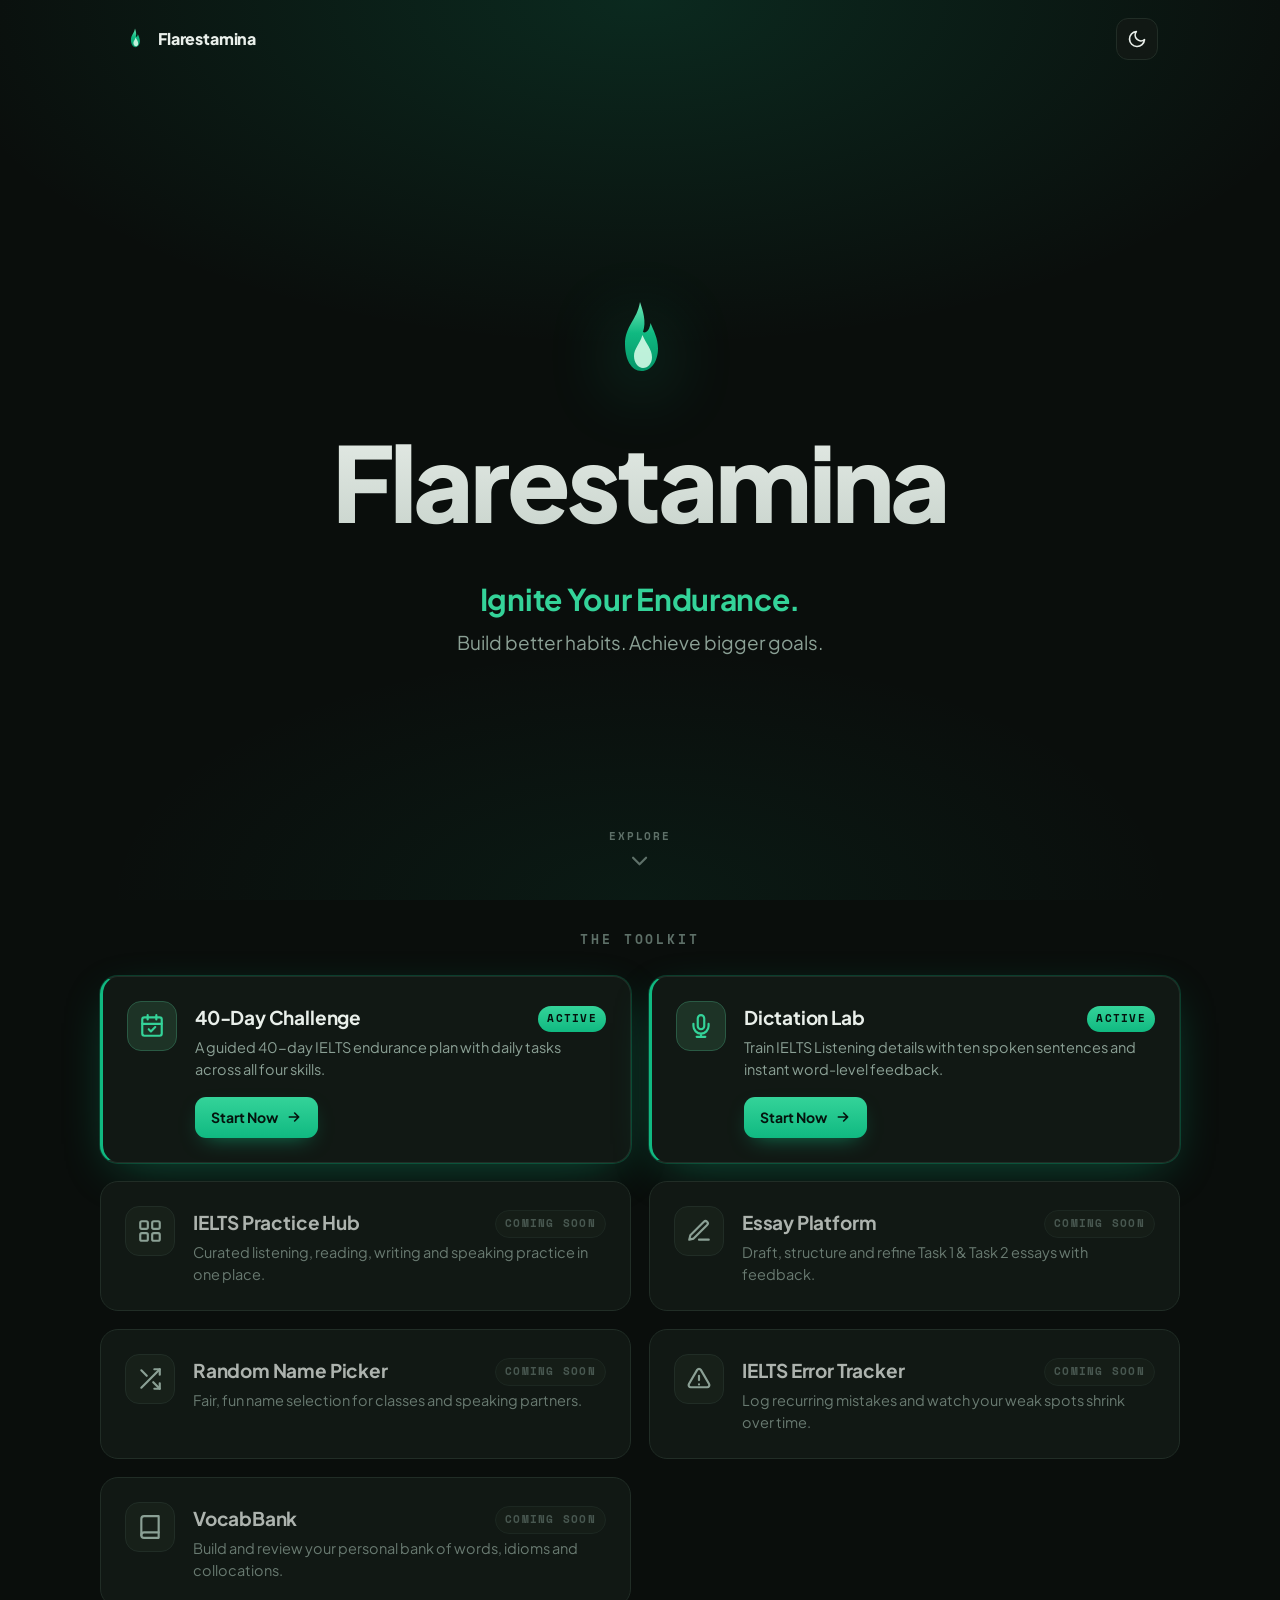
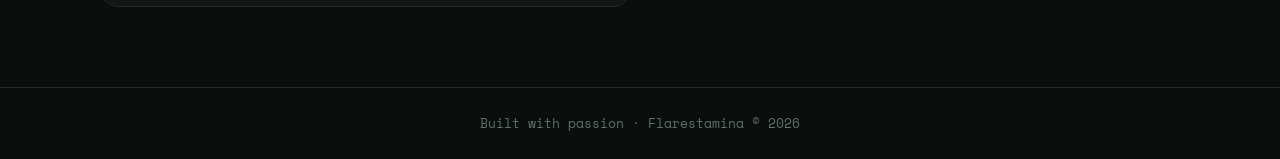
<file: index.html>
<!doctype html>
<html lang="en">
<head>
  <meta charset="utf-8" />
  <meta name="viewport" content="width=device-width, initial-scale=1, viewport-fit=cover" />
  <title>Flarestamina — Ignite Your Endurance</title>
  <meta name="description" content="Flarestamina — Ignite Your Endurance. Build better habits. Achieve bigger goals. A complete IELTS study platform." />
  <meta name="theme-color" content="#059669" />
  <link rel="icon" href="./favicon.ico?v=2" sizes="48x48" />
  <link rel="icon" href="./favicon.svg?v=2" type="image/svg+xml" />
  <link rel="manifest" href="./manifest.json" />
  <link rel="preconnect" href="https://fonts.googleapis.com" />
  <link rel="preconnect" href="https://fonts.gstatic.com" crossorigin />
  <link href="https://fonts.googleapis.com/css2?family=Plus+Jakarta+Sans:wght@400;500;600;700;800&family=Space+Mono:wght@400;700&display=swap" rel="stylesheet" />
  <script>
    // Apply persisted theme before paint to avoid flash.
    (function () {
      try {
        var t = localStorage.getItem("flare-theme");
        if (t) document.documentElement.setAttribute("data-theme", t);
      } catch (e) {}
    })();
  </script>
  <style>
    :root {
      --accent:#10b981; --accent-strong:#34d399; --accent-ink:#6ee7b7;
      --bg:#0a0e0c; --surface:#111814; --surface-2:#172019; --border:#212d26;
      --text:#e9efea; --muted:#8ba095; --faint:#5e7068;
      --radius:18px; --maxw:1080px;
      --shadow:0 10px 40px -12px rgba(0,0,0,.55);
      --glow:0 0 0 1px rgba(16,185,129,.25), 0 14px 50px -16px rgba(16,185,129,.45);
      --font:"Plus Jakarta Sans", system-ui, -apple-system, Segoe UI, Roboto, sans-serif;
      --mono:"Space Mono", ui-monospace, SFMono-Regular, Menlo, monospace;
    }
    [data-theme="light"] {
      --accent:#059669; --accent-strong:#047857; --accent-ink:#065f46;
      --bg:#f4f7f5; --surface:#ffffff; --surface-2:#eaf1ed; --border:#d4e0d9;
      --text:#0c1410; --muted:#4d6157; --faint:#7d9488;
      --shadow:0 10px 36px -16px rgba(16,40,30,.28);
      --glow:0 0 0 1px rgba(5,150,105,.22), 0 16px 44px -18px rgba(5,150,105,.32);
    }
    * { box-sizing:border-box; }
    html, body { margin:0; padding:0; }
    body {
      font-family:var(--font); background:var(--bg); color:var(--text);
      min-height:100vh; -webkit-font-smoothing:antialiased; line-height:1.5;
      overflow-x:hidden;
    }
    a { color:inherit; text-decoration:none; }
    .wrap { max-width:var(--maxw); margin:0 auto; padding:0 22px; }
    .logo { width:1em; height:1em; display:inline-block; vertical-align:-.14em; }

    /* Top bar */
    .topbar { position:absolute; top:0; left:0; right:0; z-index:5; }
    .topbar .wrap { display:flex; align-items:center; justify-content:space-between; padding-top:18px; padding-bottom:18px; }
    .brand { display:flex; align-items:center; gap:10px; font-weight:800; letter-spacing:-.01em; }
    .brand .logo { font-size:26px; }
    .icon-btn {
      display:inline-grid; place-items:center; width:42px; height:42px; border-radius:12px;
      background:var(--surface); border:1px solid var(--border); color:var(--text);
      cursor:pointer; transition:transform .15s ease, background .2s ease, border-color .2s ease;
    }
    .icon-btn:hover { transform:translateY(-1px); border-color:var(--accent); }
    .icon-btn svg { width:20px; height:20px; }
    .sun { display:none; } .moon { display:block; }
    [data-theme="light"] .sun { display:block; } [data-theme="light"] .moon { display:none; }

    /* Hero */
    .hero {
      min-height:100vh; display:flex; flex-direction:column; align-items:center; justify-content:center;
      text-align:center; position:relative; padding:90px 22px 40px;
      background:
        radial-gradient(80% 55% at 50% 0%, rgba(16,185,129,.16), transparent 70%),
        radial-gradient(60% 40% at 50% 100%, rgba(16,185,129,.07), transparent 70%);
    }
    .hero-logo { font-size:96px; line-height:1; filter:drop-shadow(0 12px 36px rgba(16,185,129,.45)); animation:floaty 5s ease-in-out infinite; }
    @keyframes floaty { 0%,100%{ transform:translateY(0);} 50%{ transform:translateY(-10px);} }
    .wordmark {
      font-size:clamp(48px, 9vw, 104px); font-weight:800; letter-spacing:-.035em; margin:14px 0 0;
      background:linear-gradient(180deg, var(--text), color-mix(in oklab, var(--text) 62%, var(--muted)));
      -webkit-background-clip:text; background-clip:text; color:transparent;
    }
    .slogan { font-size:clamp(20px, 3.4vw, 30px); font-weight:700; color:var(--accent-strong); margin:18px 0 6px; letter-spacing:-.01em; }
    .subslogan { font-size:clamp(15px, 2.2vw, 19px); color:var(--muted); margin:0; }
    .scrolldown {
      position:absolute; bottom:26px; left:50%; transform:translateX(-50%);
      color:var(--faint); display:grid; place-items:center; gap:6px; font:600 11px/1 var(--mono); letter-spacing:.18em; text-transform:uppercase;
    }
    .scrolldown svg { width:26px; height:26px; animation:bounce 1.8s ease-in-out infinite; }
    @keyframes bounce { 0%,100%{ transform:translateY(0); opacity:.55;} 50%{ transform:translateY(8px); opacity:1;} }

    /* Tools */
    .tools { padding:30px 0 80px; }
    .tools h2 { font-size:13px; letter-spacing:.22em; text-transform:uppercase; color:var(--faint); font-family:var(--mono); text-align:center; margin:0 0 26px; }
    .grid { display:grid; grid-template-columns:repeat(2, 1fr); gap:18px; }
    @media (max-width:720px){ .grid { grid-template-columns:1fr; } }
    .card {
      position:relative; background:var(--surface); border:1px solid var(--border); border-radius:var(--radius);
      padding:24px; display:flex; gap:18px; align-items:flex-start;
      opacity:0; transform:translateY(18px); animation:riseIn .6s cubic-bezier(.2,.7,.2,1) forwards;
      transition:transform .2s ease, border-color .2s ease, box-shadow .25s ease;
    }
    @keyframes riseIn { to { opacity:1; transform:translateY(0); } }
    .card-ico { flex:none; width:50px; height:50px; border-radius:14px; display:grid; place-items:center; background:var(--surface-2); color:var(--muted); border:1px solid var(--border); }
    .card-ico svg { width:26px; height:26px; }
    .card-body { flex:1; min-width:0; }
    .card h3 { margin:2px 0 6px; font-size:19px; font-weight:700; letter-spacing:-.01em; }
    .card p { margin:0; color:var(--muted); font-size:14.5px; }
    .badge { font-family:var(--mono); font-size:10.5px; font-weight:700; letter-spacing:.12em; text-transform:uppercase; padding:5px 9px; border-radius:999px; display:inline-block; }
    .badge.active { color:#04130d; background:linear-gradient(180deg, var(--accent-strong), var(--accent)); }
    .badge.soon { color:var(--faint); background:var(--surface-2); border:1px solid var(--border); }
    .card-top { display:flex; align-items:center; justify-content:space-between; gap:10px; }

    .card.active {
      border-left:3px solid var(--accent); cursor:pointer; box-shadow:var(--glow);
    }
    .card.active .card-ico { color:var(--accent-strong); background:color-mix(in oklab, var(--accent) 14%, var(--surface-2)); border-color:color-mix(in oklab, var(--accent) 35%, var(--border)); }
    .card.active:hover { transform:translateY(-4px); box-shadow:0 0 0 1px rgba(16,185,129,.4), 0 22px 60px -20px rgba(16,185,129,.55); }
    .card.soon { cursor:default; }
    .card.soon .card-body { opacity:.72; }
    .start-btn {
      margin-top:16px; display:inline-flex; align-items:center; gap:8px; font-weight:700; font-size:14px;
      padding:10px 16px; border-radius:11px; color:#04130d;
      background:linear-gradient(180deg, var(--accent-strong), var(--accent));
      box-shadow:0 8px 22px -10px rgba(16,185,129,.7); transition:transform .15s ease, gap .15s ease;
    }
    .card.active:hover .start-btn { gap:12px; }
    .start-btn svg { width:16px; height:16px; }

    footer { border-top:1px solid var(--border); padding:26px 0; text-align:center; color:var(--faint); font-size:13px; }
    footer .mono { font-family:var(--mono); }

    @media (prefers-reduced-motion: reduce) {
      .card { opacity:1; transform:none; animation:none; }
      .hero-logo, .scrolldown svg { animation:none; }
    }
  </style>
</head>
<body>
  <!-- Flame sprite -->
  <svg width="0" height="0" style="position:absolute" aria-hidden="true">
    <defs>
      <linearGradient id="flameGrad" x1="0" y1="1" x2="0" y2="0">
        <stop offset="0" stop-color="#059669" />
        <stop offset=".55" stop-color="#10b981" />
        <stop offset="1" stop-color="#6ee7b7" />
      </linearGradient>
      <symbol id="flame" viewBox="0 0 32 32">
        <path d="M16 3 C 15 9 11 11 11 17 C 11 22 13 26 16.5 26 C 20 26 22 22.5 22 18.5 C 22 15 20.5 12.5 19.5 10 C 19.2 12.5 18 13.5 17 13 C 18.2 9.5 17 6 16 3 Z" fill="url(#flameGrad)" />
        <path d="M16.8 14 C 16 17 14 18.5 14 21 C 14 23.2 15.4 25 17 25 C 18.7 25 20 23.4 20 21.4 C 20 18.8 18 16.8 16.8 14 Z" fill="#d1fae5" opacity=".9" />
      </symbol>
    </defs>
  </svg>

  <div class="topbar">
    <div class="wrap">
      <a class="brand" href="/"><svg class="logo"><use href="#flame" /></svg> Flarestamina</a>
      <button class="icon-btn" id="themeToggle" aria-label="Toggle theme" title="Toggle theme">
        <svg class="moon" viewBox="0 0 24 24" fill="none" stroke="currentColor" stroke-width="2" stroke-linecap="round" stroke-linejoin="round"><path d="M21 12.8A9 9 0 1 1 11.2 3a7 7 0 0 0 9.8 9.8z"/></svg>
        <svg class="sun" viewBox="0 0 24 24" fill="none" stroke="currentColor" stroke-width="2" stroke-linecap="round" stroke-linejoin="round"><circle cx="12" cy="12" r="4"/><path d="M12 2v2M12 20v2M4.9 4.9l1.4 1.4M17.7 17.7l1.4 1.4M2 12h2M20 12h2M4.9 19.1l1.4-1.4M17.7 6.3l1.4-1.4"/></svg>
      </button>
    </div>
  </div>

  <header class="hero">
    <svg class="logo hero-logo"><use href="#flame" /></svg>
    <h1 class="wordmark">Flarestamina</h1>
    <p class="slogan">Ignite Your Endurance.</p>
    <p class="subslogan">Build better habits. Achieve bigger goals.</p>
    <a class="scrolldown" href="#tools" aria-label="Scroll to tools">
      Explore
      <svg viewBox="0 0 24 24" fill="none" stroke="currentColor" stroke-width="2" stroke-linecap="round" stroke-linejoin="round"><path d="M6 9l6 6 6-6"/></svg>
    </a>
  </header>

  <main class="wrap tools" id="tools">
    <h2>The Toolkit</h2>
    <div class="grid" id="grid"></div>
  </main>

  <footer>
    <span class="mono">Built with passion · Flarestamina © 2026</span>
  </footer>

  <script>
    // Theme toggle
    var toggle = document.getElementById("themeToggle");
    toggle.addEventListener("click", function () {
      var cur = document.documentElement.getAttribute("data-theme") === "light" ? "light" : "dark";
      var next = cur === "light" ? "dark" : "light";
      document.documentElement.setAttribute("data-theme", next);
      try { localStorage.setItem("flare-theme", next); } catch (e) {}
    });

    // Icons (inline SVG paths)
    var I = {
      challenge: '<svg viewBox="0 0 24 24" fill="none" stroke="currentColor" stroke-width="2" stroke-linecap="round" stroke-linejoin="round"><rect x="3" y="4" width="18" height="17" rx="2"/><path d="M16 2v4M8 2v4M3 10h18"/><path d="M9 15l2 2 4-4"/></svg>',
      hub: '<svg viewBox="0 0 24 24" fill="none" stroke="currentColor" stroke-width="2" stroke-linecap="round" stroke-linejoin="round"><rect x="3" y="3" width="7" height="7" rx="1.5"/><rect x="14" y="3" width="7" height="7" rx="1.5"/><rect x="3" y="14" width="7" height="7" rx="1.5"/><rect x="14" y="14" width="7" height="7" rx="1.5"/></svg>',
      essay: '<svg viewBox="0 0 24 24" fill="none" stroke="currentColor" stroke-width="2" stroke-linecap="round" stroke-linejoin="round"><path d="M12 20h9"/><path d="M16.5 3.5a2.12 2.12 0 0 1 3 3L7 19l-4 1 1-4z"/></svg>',
      picker: '<svg viewBox="0 0 24 24" fill="none" stroke="currentColor" stroke-width="2" stroke-linecap="round" stroke-linejoin="round"><path d="M16 3h5v5"/><path d="M4 20L21 3"/><path d="M21 16v5h-5"/><path d="M15 15l6 6"/><path d="M4 4l5 5"/></svg>',
      error: '<svg viewBox="0 0 24 24" fill="none" stroke="currentColor" stroke-width="2" stroke-linecap="round" stroke-linejoin="round"><path d="M10.3 3.6a2 2 0 0 1 3.4 0l7.6 13a2 2 0 0 1-1.7 3H4.4a2 2 0 0 1-1.7-3z"/><path d="M12 9v4M12 17h.01"/></svg>',
      vocab: '<svg viewBox="0 0 24 24" fill="none" stroke="currentColor" stroke-width="2" stroke-linecap="round" stroke-linejoin="round"><path d="M4 19.5A2.5 2.5 0 0 1 6.5 17H20"/><path d="M6.5 2H20v20H6.5A2.5 2.5 0 0 1 4 19.5v-15A2.5 2.5 0 0 1 6.5 2z"/></svg>',
      dictation: '<svg viewBox="0 0 24 24" fill="none" stroke="currentColor" stroke-width="2" stroke-linecap="round" stroke-linejoin="round"><path d="M12 2a3 3 0 0 0-3 3v7a3 3 0 0 0 6 0V5a3 3 0 0 0-3-3z"/><path d="M19 10v2a7 7 0 0 1-14 0v-2M12 19v3M8 22h8"/></svg>'
    };

    var cards = [
      { ico:I.challenge, title:"40-Day Challenge", desc:"A guided 40-day IELTS endurance plan with daily tasks across all four skills.", active:true, href:"/challenge/" },
      { ico:I.dictation, title:"Dictation Lab", desc:"Train IELTS Listening details with ten spoken sentences and instant word-level feedback.", active:true, href:"/dictation-lab/" },
      { ico:I.hub, title:"IELTS Practice Hub", desc:"Curated listening, reading, writing and speaking practice in one place." },
      { ico:I.essay, title:"Essay Platform", desc:"Draft, structure and refine Task 1 & Task 2 essays with feedback." },
      { ico:I.picker, title:"Random Name Picker", desc:"Fair, fun name selection for classes and speaking partners." },
      { ico:I.error, title:"IELTS Error Tracker", desc:"Log recurring mistakes and watch your weak spots shrink over time." },
      { ico:I.vocab, title:"VocabBank", desc:"Build and review your personal bank of words, idioms and collocations." }
    ];

    var grid = document.getElementById("grid");
    cards.forEach(function (c, i) {
      var el = document.createElement(c.active ? "a" : "div");
      el.className = "card " + (c.active ? "active" : "soon");
      el.style.animationDelay = (i * 80) + "ms";
      if (c.active) el.href = c.href;
      el.innerHTML =
        '<div class="card-ico">' + c.ico + '</div>' +
        '<div class="card-body">' +
          '<div class="card-top">' +
            '<h3>' + c.title + '</h3>' +
            '<span class="badge ' + (c.active ? 'active' : 'soon') + '">' + (c.active ? 'Active' : 'Coming Soon') + '</span>' +
          '</div>' +
          '<p>' + c.desc + '</p>' +
          (c.active ? '<span class="start-btn">Start Now <svg viewBox="0 0 24 24" fill="none" stroke="currentColor" stroke-width="2.4" stroke-linecap="round" stroke-linejoin="round"><path d="M5 12h14M13 6l6 6-6 6"/></svg></span>' : '') +
        '</div>';
      grid.appendChild(el);
    });

    // PWA
    if ("serviceWorker" in navigator) {
      window.addEventListener("load", function () {
        try { navigator.serviceWorker.register("./sw.js"); } catch (e) {}
      });
    }
  </script>
</body>
</html>
</file>
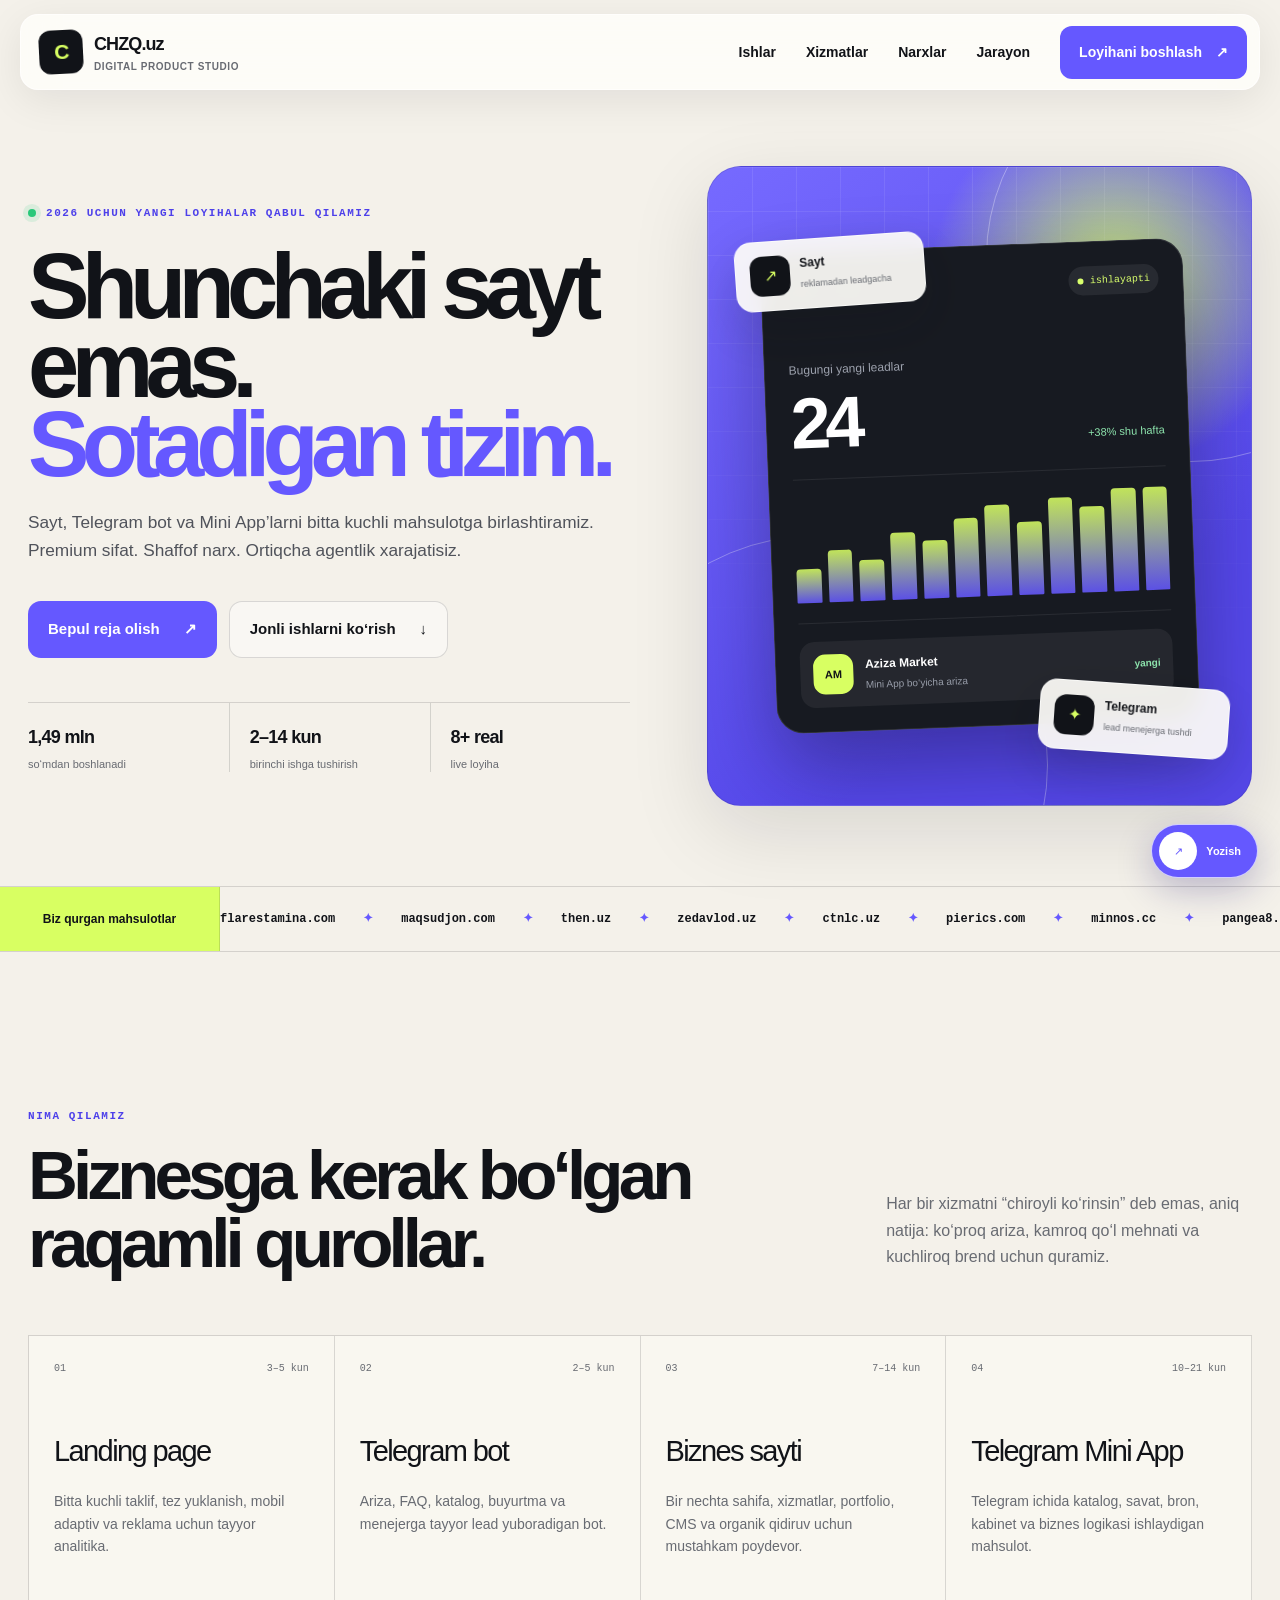
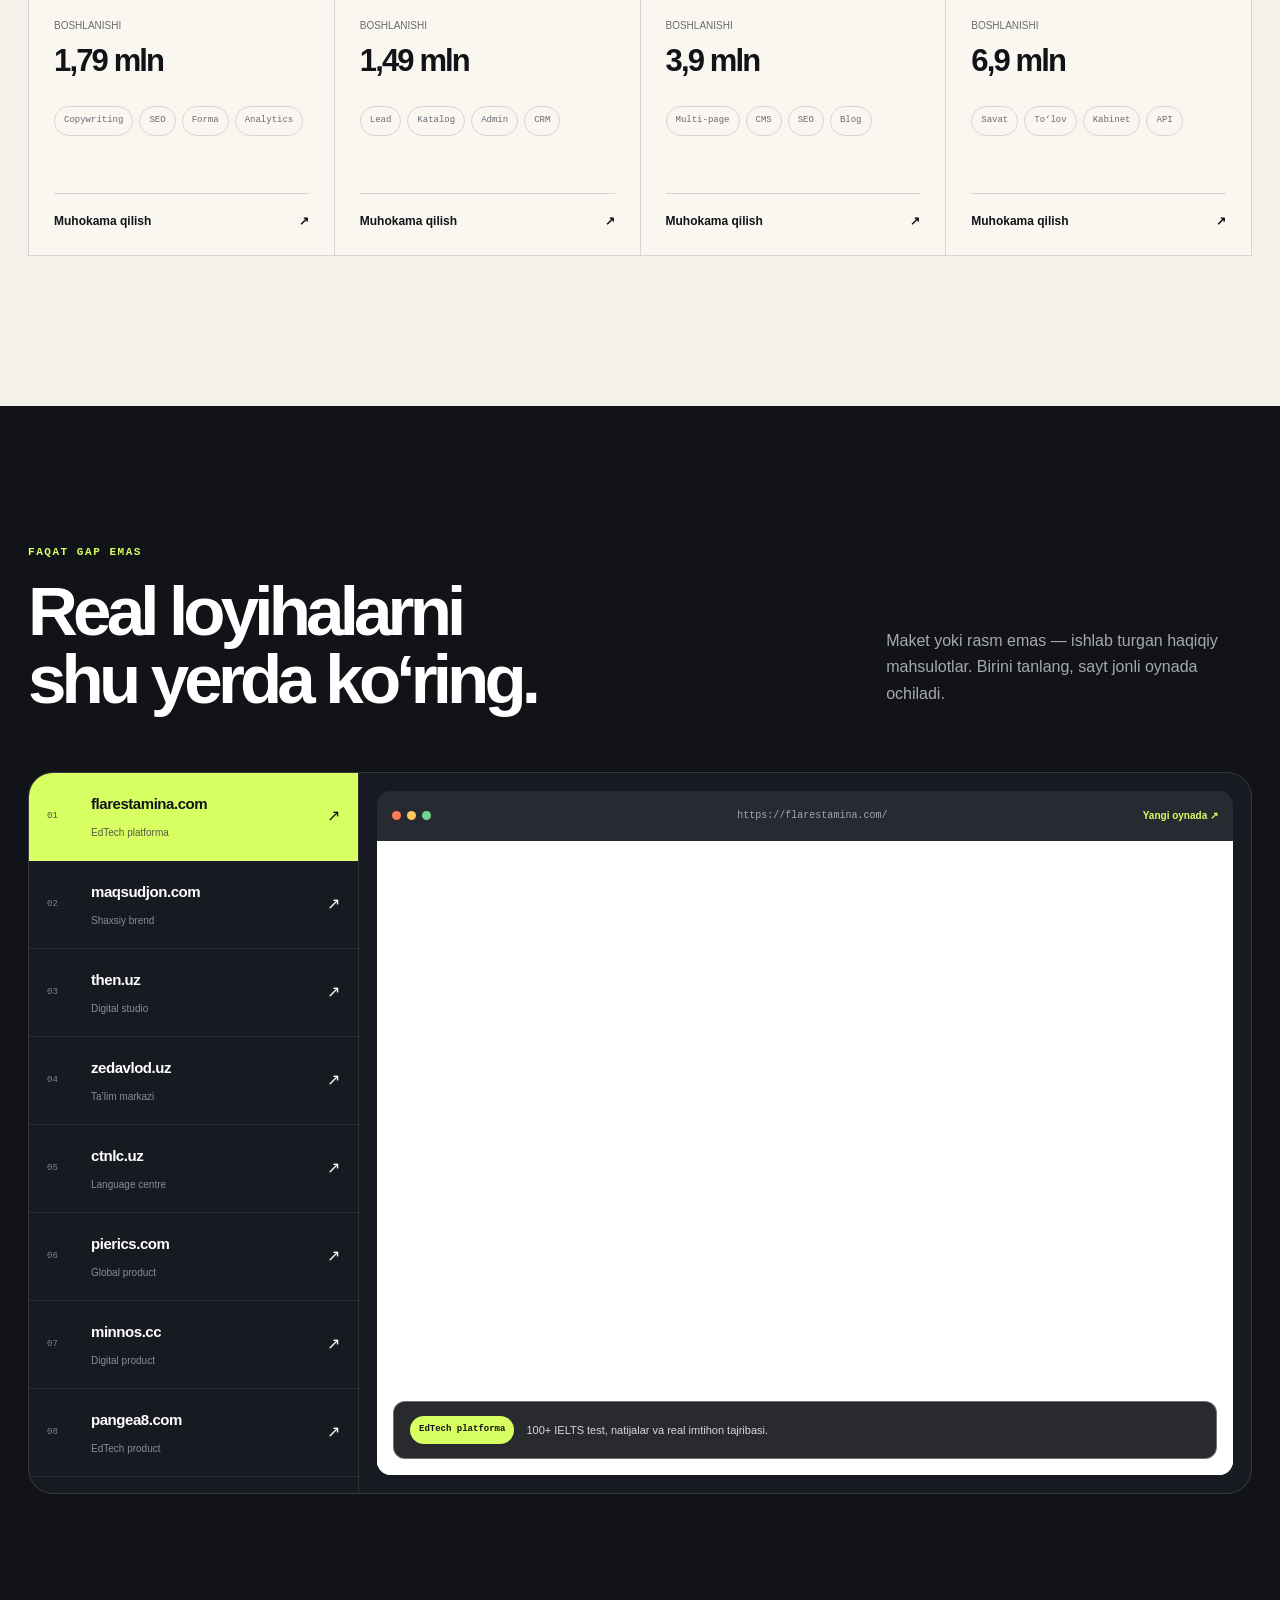
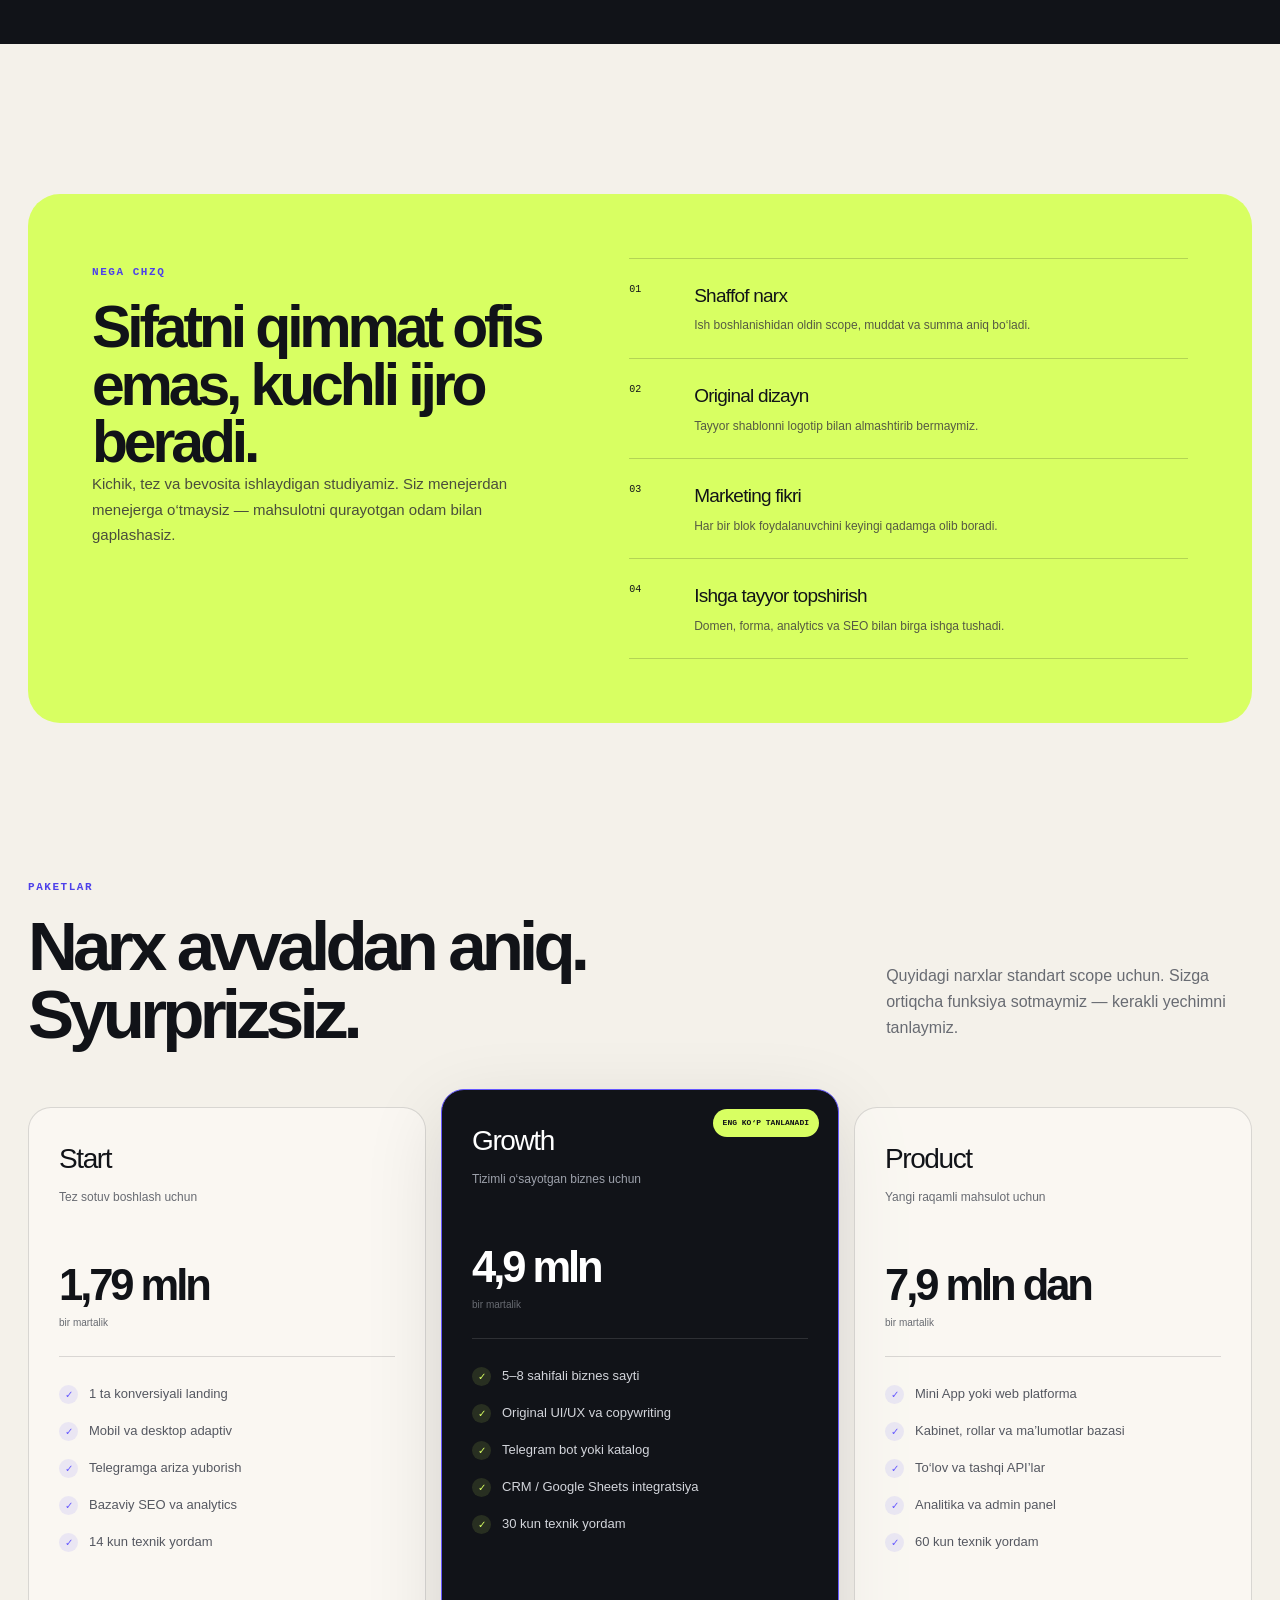
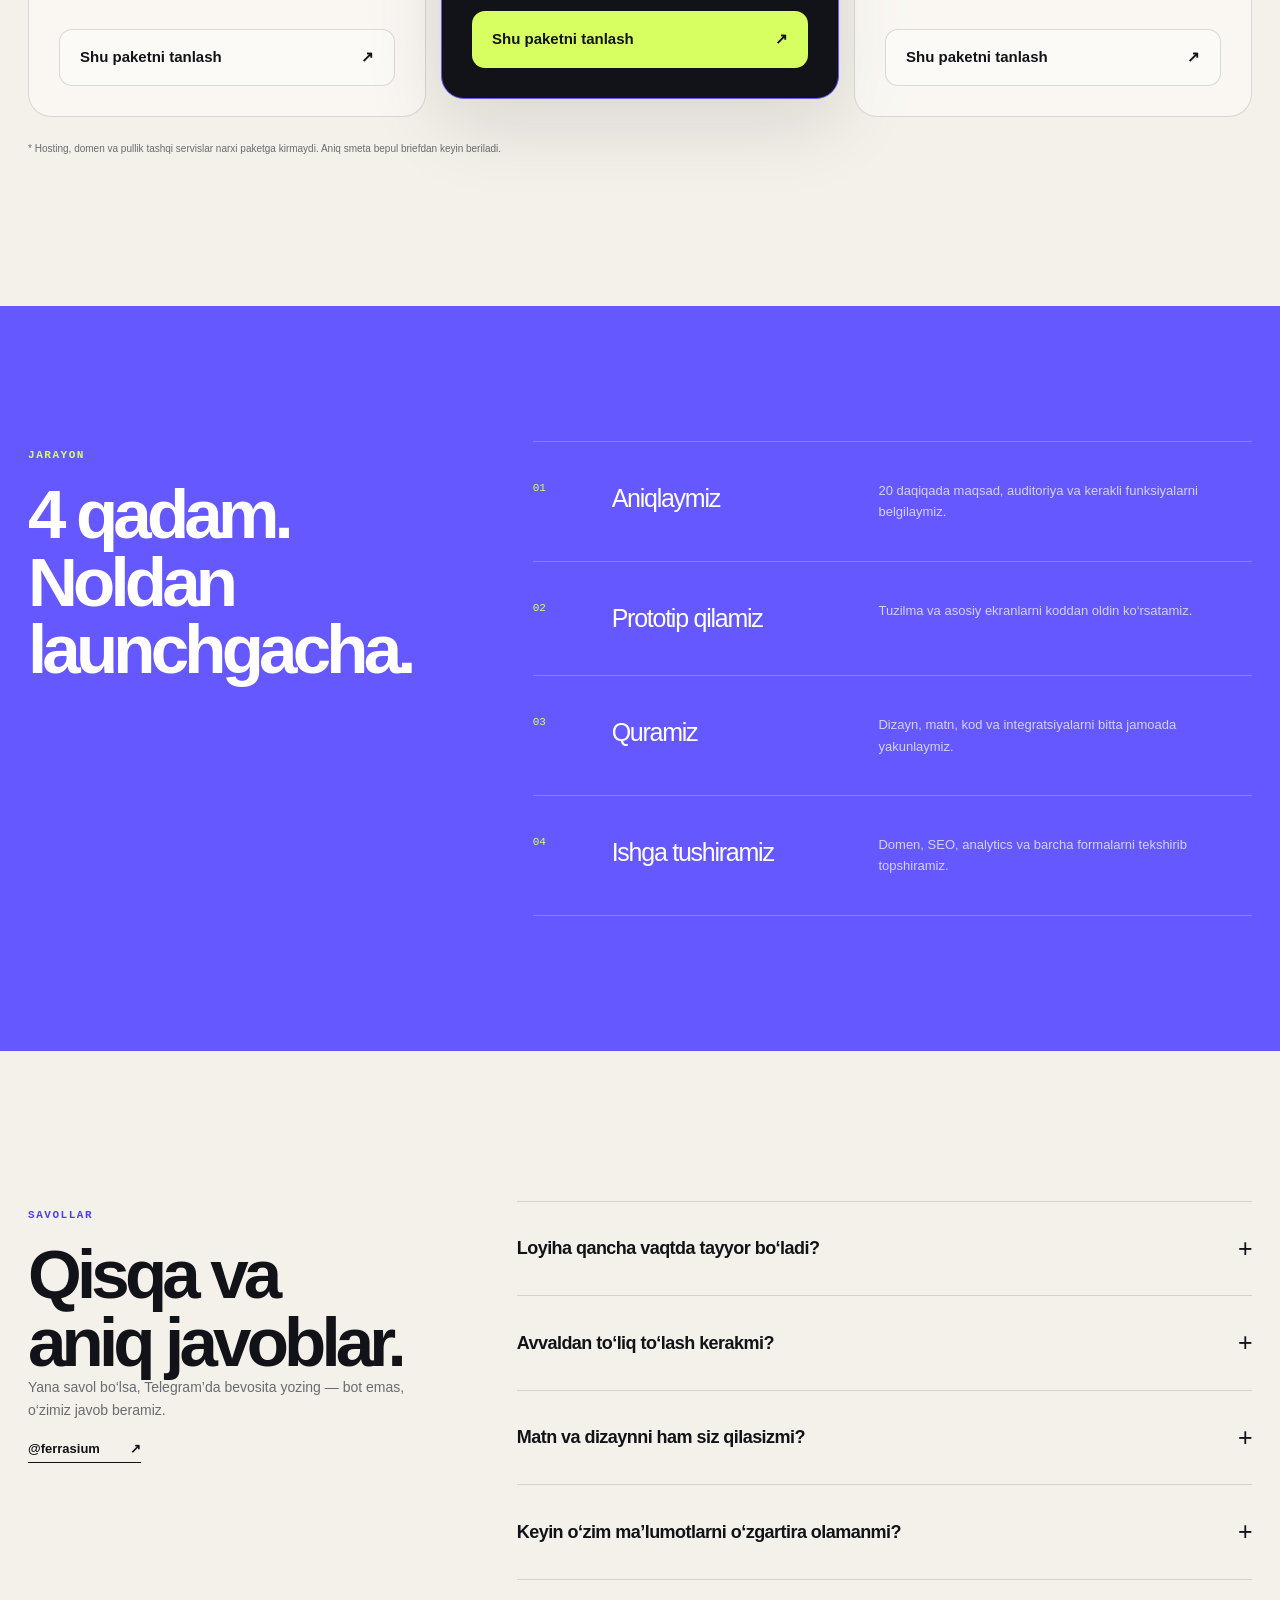
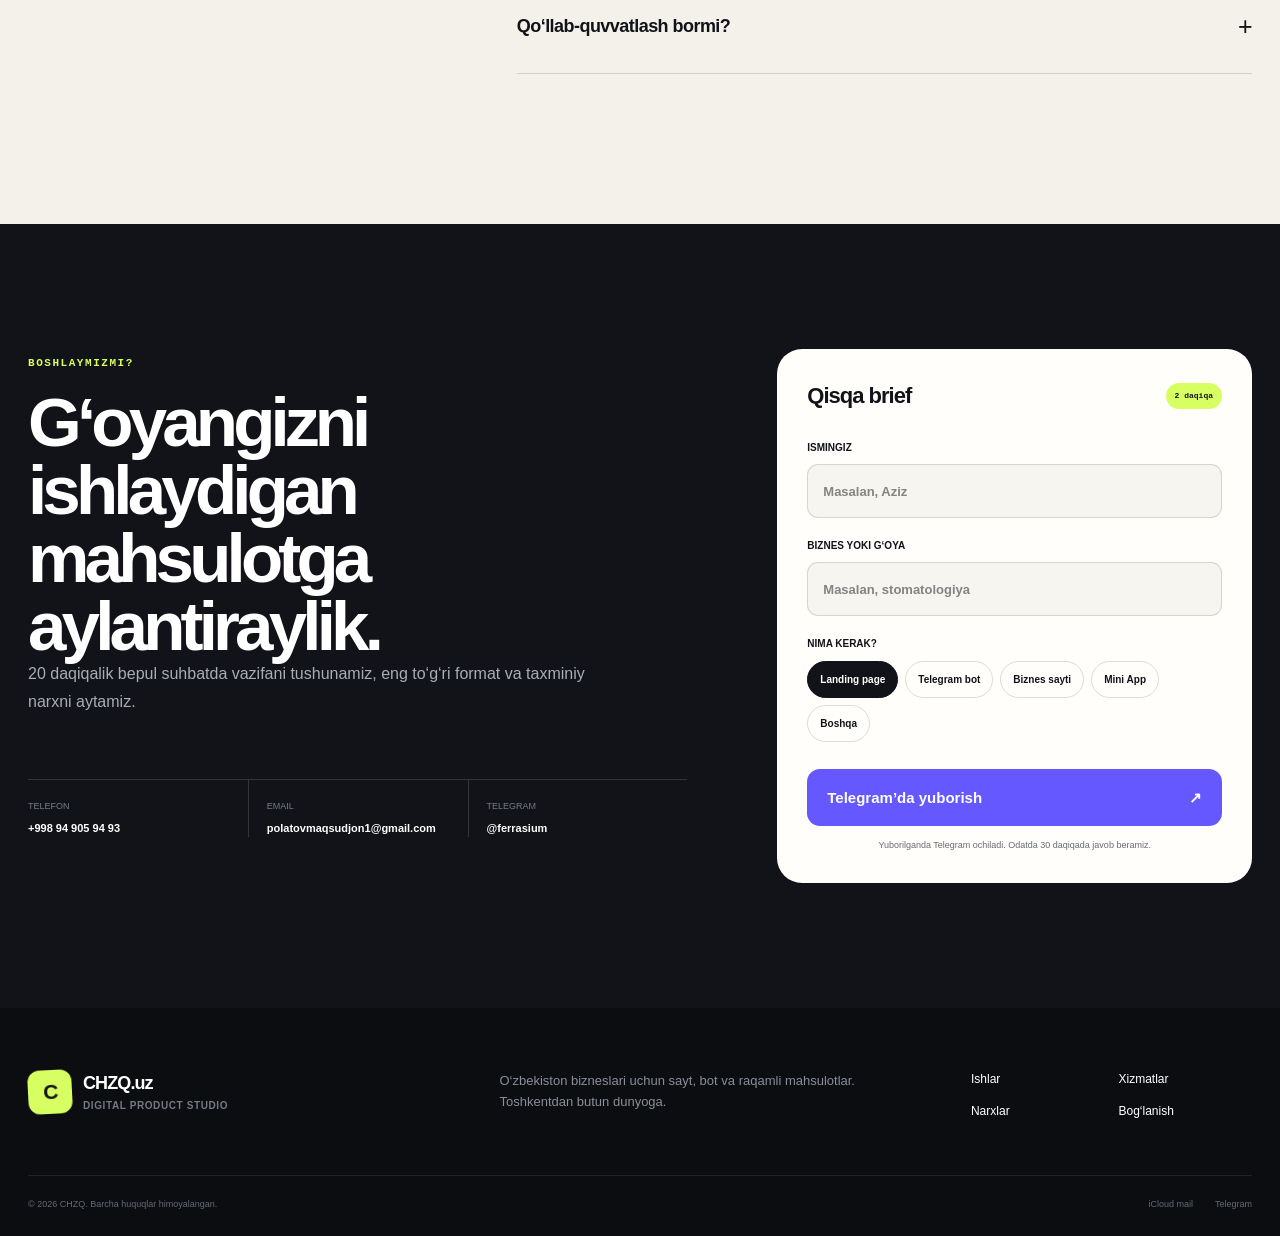
<file: chzq/index.html>
<!DOCTYPE html>
<html lang="uz">
<head>
  <meta charset="utf-8">
  <meta name="viewport" content="width=device-width,initial-scale=1">
  <meta name="theme-color" content="#111318">
  <title>CHZQ.uz — Sayt, Telegram bot va Mini App studiyasi</title>
  <meta name="description" content="O‘zbekiston bizneslari uchun premium sayt, Telegram bot, Mini App va avtomatlashtirish. Shaffof narxlar 1,49 mln so‘mdan.">
  <meta name="keywords" content="sayt yaratish, Telegram bot, Telegram Mini App, web studio Uzbekistan, landing page, biznes sayti, CHZQ">
  <meta name="author" content="Maqsudjon Polatov">
  <meta name="robots" content="index,follow,max-image-preview:large">
  <link rel="canonical" href="https://flarestamina.com/chzq/">
  <link rel="icon" type="image/svg+xml" href="./favicon.svg">
  <meta property="og:type" content="website">
  <meta property="og:locale" content="uz_UZ">
  <meta property="og:site_name" content="CHZQ.uz">
  <meta property="og:url" content="https://flarestamina.com/chzq/">
  <meta property="og:title" content="CHZQ.uz — Shunchaki sayt emas. Sotadigan tizim.">
  <meta property="og:description" content="Sayt, Telegram bot va Mini App. Premium sifat, shaffof narx va 8+ real live loyiha.">
  <meta property="og:image" content="https://flarestamina.com/chzq/og.svg">
  <meta name="twitter:card" content="summary_large_image">
  <meta name="twitter:title" content="CHZQ.uz — Shunchaki sayt emas. Sotadigan tizim.">
  <meta name="twitter:description" content="Sayt, Telegram bot va Mini App. Premium sifat, shaffof narx.">
  <meta name="twitter:image" content="https://flarestamina.com/chzq/og.svg">
  <style>:root{--font-geist-sans:Arial,Helvetica,sans-serif;--font-geist-mono:"Courier New",monospace}/*! tailwindcss v4.2.1 | MIT License | https://tailwindcss.com */
@layer theme{:root,:host{--font-sans:ui-sans-serif, system-ui, sans-serif, "Apple Color Emoji", "Segoe UI Emoji", "Segoe UI Symbol", "Noto Color Emoji";--font-mono:ui-monospace, SFMono-Regular, Menlo, Monaco, Consolas, "Liberation Mono", "Courier New", monospace;--spacing:.25rem;--default-font-family:var(--font-sans);--default-mono-font-family:var(--font-mono)}}@layer base{*,:after,:before,::backdrop{box-sizing:border-box;border:0 solid;margin:0;padding:0}::file-selector-button{box-sizing:border-box;border:0 solid;margin:0;padding:0}html,:host{-webkit-text-size-adjust:100%;tab-size:4;line-height:1.5;font-family:var(--default-font-family,ui-sans-serif, system-ui, sans-serif, "Apple Color Emoji", "Segoe UI Emoji", "Segoe UI Symbol", "Noto Color Emoji");font-feature-settings:var(--default-font-feature-settings,normal);font-variation-settings:var(--default-font-variation-settings,normal);-webkit-tap-highlight-color:transparent}hr{height:0;color:inherit;border-top-width:1px}abbr:where([title]){-webkit-text-decoration:underline dotted;text-decoration:underline dotted}h1,h2,h3,h4,h5,h6{font-size:inherit;font-weight:inherit}a{color:inherit;-webkit-text-decoration:inherit;-webkit-text-decoration:inherit;-webkit-text-decoration:inherit;-webkit-text-decoration:inherit;text-decoration:inherit}b,strong{font-weight:bolder}code,kbd,samp,pre{font-family:var(--default-mono-font-family,ui-monospace, SFMono-Regular, Menlo, Monaco, Consolas, "Liberation Mono", "Courier New", monospace);font-feature-settings:var(--default-mono-font-feature-settings,normal);font-variation-settings:var(--default-mono-font-variation-settings,normal);font-size:1em}small{font-size:80%}sub,sup{vertical-align:baseline;font-size:75%;line-height:0;position:relative}sub{bottom:-.25em}sup{top:-.5em}table{text-indent:0;border-color:inherit;border-collapse:collapse}:-moz-focusring{outline:auto}progress{vertical-align:baseline}summary{display:list-item}ol,ul,menu{list-style:none}img,svg,video,canvas,audio,iframe,embed,object{vertical-align:middle;display:block}img,video{max-width:100%;height:auto}button,input,select,optgroup,textarea{font:inherit;font-feature-settings:inherit;font-variation-settings:inherit;letter-spacing:inherit;color:inherit;opacity:1;background-color:#0000;border-radius:0}::file-selector-button{font:inherit;font-feature-settings:inherit;font-variation-settings:inherit;letter-spacing:inherit;color:inherit;opacity:1;background-color:#0000;border-radius:0}:where(select:is([multiple],[size])) optgroup{font-weight:bolder}:where(select:is([multiple],[size])) optgroup option{padding-inline-start:20px}::file-selector-button{margin-inline-end:4px}::placeholder{opacity:1}@supports (not ((-webkit-appearance:-apple-pay-button))) or (contain-intrinsic-size:1px){::placeholder{color:currentColor}@supports (color:color-mix(in lab, red, red)){::placeholder{color:color-mix(in oklab, currentcolor 50%, transparent)}}}textarea{resize:vertical}::-webkit-search-decoration{-webkit-appearance:none}::-webkit-date-and-time-value{min-height:1lh;text-align:inherit}::-webkit-datetime-edit{display:inline-flex}::-webkit-datetime-edit-fields-wrapper{padding:0}::-webkit-datetime-edit{padding-block:0}::-webkit-datetime-edit-year-field{padding-block:0}::-webkit-datetime-edit-month-field{padding-block:0}::-webkit-datetime-edit-day-field{padding-block:0}::-webkit-datetime-edit-hour-field{padding-block:0}::-webkit-datetime-edit-minute-field{padding-block:0}::-webkit-datetime-edit-second-field{padding-block:0}::-webkit-datetime-edit-millisecond-field{padding-block:0}::-webkit-datetime-edit-meridiem-field{padding-block:0}::-webkit-calendar-picker-indicator{line-height:1}:-moz-ui-invalid{box-shadow:none}button,input:where([type=button],[type=reset],[type=submit]){appearance:button}::file-selector-button{appearance:button}::-webkit-inner-spin-button{height:auto}::-webkit-outer-spin-button{height:auto}[hidden]:where(:not([hidden=until-found])){display:none!important}}@layer components;@layer utilities{.relative{position:relative}.start{inset-inline-start:var(--spacing)}.table{display:table}}:root{--ink:#111318;--ink-soft:#20232b;--paper:#f4f1ea;--paper-deep:#e9e4d9;--white:#fffefa;--muted:#686b72;--line:#11131824;--violet:#6558ff;--violet-dark:#4d40ea;--lime:#d8ff62;--coral:#ff7a5c;--radius:22px;--shadow:0 24px 80px #1212161f}*{box-sizing:border-box}html{scroll-behavior:smooth;scroll-padding-top:110px}body{background:var(--paper);color:var(--ink);text-rendering:optimizelegibility;-webkit-font-smoothing:antialiased;margin:0;font-family:Arial,Helvetica,sans-serif}body,button,input{font-family:var(--font-geist-sans), Arial, Helvetica, sans-serif}button,input{color:inherit}a{color:inherit;text-decoration:none}::selection{background:var(--lime);color:var(--ink)}.section-shell{width:min(1380px,100% - 56px);margin:0 auto}.site-header{z-index:50;-webkit-backdrop-filter:blur(18px);backdrop-filter:blur(18px);background:#fffefad1;border:1px solid #ffffffa6;border-radius:18px;justify-content:space-between;align-items:center;width:min(1380px,100% - 40px);min-height:76px;margin:14px auto 0;padding:10px 12px 10px 18px;display:flex;position:sticky;top:14px;box-shadow:0 10px 40px #12121614}.brand{flex-shrink:0;align-items:center;gap:11px;display:inline-flex}.brand-mark{background:var(--ink);width:44px;height:44px;color:var(--lime);letter-spacing:-.07em;border-radius:12px;place-items:center;font-size:21px;font-weight:800;display:grid;transform:rotate(-3deg)}.brand>span:last-child{flex-direction:column;gap:1px;display:flex}.brand strong{letter-spacing:-.05em;font-size:18px;font-weight:780}.brand small{color:var(--muted);letter-spacing:.06em;text-transform:uppercase;font-size:10px;font-weight:650}.nav-links{align-items:center;gap:30px;font-size:14px;font-weight:620;display:flex}.nav-links>a:not(.nav-cta){transition:color .18s}.nav-links>a:not(.nav-cta):hover{color:var(--violet)}.nav-cta{background:var(--violet);color:#fff;border-radius:12px;align-items:center;gap:14px;padding:16px 19px;transition:background .18s,transform .18s;display:inline-flex}.nav-cta:hover,.button-primary:hover{background:var(--violet-dark);transform:translateY(-2px)}.menu-toggle{background:var(--ink);border:0;border-radius:12px;width:46px;height:46px;padding:0;display:none}.menu-toggle span{background:#fff;width:18px;height:2px;margin:5px auto;display:block}.hero{grid-template-columns:minmax(0,1.05fr) minmax(430px,.95fr);align-items:center;gap:clamp(40px,6vw,96px);min-height:calc(100vh - 104px);padding-top:72px;padding-bottom:76px;display:grid}.eyebrow,.kicker{color:var(--violet-dark);font-family:var(--font-geist-mono), monospace;letter-spacing:.14em;text-transform:uppercase;align-items:center;gap:10px;font-size:11px;font-weight:700;display:inline-flex}.status-dot{background:#28c879;border-radius:50%;width:8px;height:8px;box-shadow:0 0 0 5px #28c87921}.hero h1{letter-spacing:-.085em;max-width:820px;margin:23px 0 24px;font-size:clamp(62px,7.2vw,118px);font-weight:790;line-height:.86}.hero h1 span{color:var(--violet);display:block}.hero-lead{color:#50535b;max-width:650px;margin:0;font-size:clamp(17px,1.35vw,21px);line-height:1.62}.hero-actions{flex-wrap:wrap;gap:12px;margin-top:36px;display:flex}.button{cursor:pointer;border:0;border-radius:13px;justify-content:space-between;align-items:center;gap:24px;min-height:57px;padding:0 20px;font-size:15px;font-weight:700;transition:background .18s,border .18s,color .18s,transform .18s;display:inline-flex}.button-primary{background:var(--violet);color:#fff}.button-ghost,.button-outline{border:1px solid var(--line);background:#ffffff6b}.button-ghost:hover,.button-outline:hover{border-color:var(--ink);background:var(--ink);color:#fff}.hero-facts{border-top:1px solid var(--line);grid-template-columns:repeat(3,1fr);max-width:680px;margin-top:44px;display:grid}.hero-facts div{flex-direction:column;padding:21px 20px 0 0;display:flex}.hero-facts div+div{border-left:1px solid var(--line);padding-left:20px}.hero-facts strong{letter-spacing:-.04em;font-size:18px}.hero-facts span{color:var(--muted);margin-top:5px;font-size:11px}.hero-visual{min-height:640px;box-shadow:var(--shadow);isolation:isolate;background:radial-gradient(circle at 75% 18%,#d8ff62e6,#0000 28%),linear-gradient(145deg,#766aff,#5548ea 72%);border:1px solid #1113181a;border-radius:34px;position:relative;overflow:hidden}.hero-visual:before{z-index:-1;content:"";background-image:linear-gradient(#ffffff1c 1px,#0000 1px),linear-gradient(90deg,#ffffff1c 1px,#0000 1px);background-size:44px 44px;position:absolute;inset:0;-webkit-mask-image:linear-gradient(#000c,#0000 80%);mask-image:linear-gradient(#000c,#0000 80%)}.visual-orbit{border:1px solid #ffffff52;border-radius:50%;position:absolute}.orbit-one{width:410px;height:410px;top:-115px;right:-145px}.orbit-two{width:460px;height:460px;bottom:-190px;left:-120px}.dashboard-card{color:#fff;background:#171a21;border:1px solid #ffffff1f;border-radius:27px;width:min(78%,450px);min-height:480px;padding:24px;position:absolute;top:50%;left:50%;transform:translate(-50%,-50%)rotate(-2.2deg);box-shadow:0 35px 80px #120d3261}.dashboard-top{color:#a8acb7;font-family:var(--font-geist-mono), monospace;letter-spacing:.1em;justify-content:space-between;align-items:center;font-size:10px;display:flex}.live-pill{color:#d9ff6d;letter-spacing:0;background:#ffffff12;border-radius:999px;align-items:center;gap:6px;padding:7px 9px;display:inline-flex}.live-pill i{background:#d9ff6d;border-radius:50%;width:6px;height:6px}.metric-block{grid-template-columns:1fr auto;align-items:end;margin-top:55px;display:grid}.metric-block>span{color:#9da2ae;grid-column:1/-1;font-size:12px}.metric-block strong{letter-spacing:-.08em;margin-top:8px;font-size:72px;line-height:1}.metric-block small{color:#8ee5ae;margin-bottom:8px;font-size:11px}.chart{border-top:1px solid #ffffff14;border-bottom:1px solid #ffffff14;align-items:end;gap:7px;height:145px;margin-top:20px;padding:20px 0;display:flex}.chart span{opacity:.88;background:linear-gradient(#d8ff62,#6558ff);border-radius:4px 4px 1px 1px;flex:1;max-height:100%;animation:.9s both bars}.chart span:nth-child(2n){animation-delay:.1s}.lead-row{background:#ffffff0f;border-radius:15px;grid-template-columns:auto 1fr auto;align-items:center;gap:12px;margin-top:18px;padding:13px;display:grid}.lead-avatar{background:var(--lime);width:40px;height:40px;color:var(--ink);border-radius:12px;place-items:center;font-size:11px;font-weight:800;display:grid}.lead-row>span:nth-child(2){flex-direction:column;gap:4px;display:flex}.lead-row strong{font-size:12px}.lead-row small{color:#979ca8;font-size:10px}.lead-row b{color:#8ee5ae;font-size:10px}.floating-note{z-index:2;-webkit-backdrop-filter:blur(10px);backdrop-filter:blur(10px);background:#fffefaeb;border:1px solid #ffffffa8;border-radius:17px;grid-template-columns:auto 1fr;min-width:190px;padding:14px;display:grid;position:absolute;box-shadow:0 20px 50px #12121629}.floating-note>span{background:var(--ink);width:40px;height:40px;color:var(--lime);border-radius:12px;grid-row:1/3;place-items:center;margin-right:10px;display:grid}.floating-note strong{font-size:12px}.floating-note small{color:var(--muted);margin-top:3px;font-size:9px}.note-one{top:11%;left:5%;transform:rotate(-4deg)}.note-two{bottom:8%;right:4%;transform:rotate(4deg)}.trust-strip{border-top:1px solid var(--line);border-bottom:1px solid var(--line);grid-template-columns:220px minmax(0,1fr);align-items:center;display:grid;overflow:hidden}.trust-strip>p{z-index:2;border-right:1px solid var(--line);background:var(--lime);text-align:center;height:100%;margin:0;padding:23px 28px;font-size:12px;font-weight:760}.marquee{overflow:hidden}.marquee>div{width:max-content;animation:28s linear infinite marquee;display:flex}.marquee span{font-family:var(--font-geist-mono), monospace;align-items:center;gap:28px;margin-right:28px;font-size:12px;font-weight:650;display:inline-flex}.marquee i{color:var(--violet);font-style:normal}.services,.pricing,.faq,.difference{padding-top:150px;padding-bottom:150px}.section-heading{grid-template-columns:minmax(0,1.2fr) minmax(320px,.55fr);align-items:end;gap:60px;margin-bottom:58px;display:grid}.section-heading h2,.difference-intro h2,.process h2,.faq h2,.contact h2{letter-spacing:-.07em;margin:16px 0 0;font-size:clamp(45px,5.4vw,82px);font-weight:760;line-height:.98}.section-heading>p,.portfolio-heading>p{max-width:490px;color:var(--muted);margin:0 0 7px;font-size:16px;line-height:1.65}.service-grid{border-top:1px solid var(--line);border-left:1px solid var(--line);grid-template-columns:repeat(4,1fr);display:grid}.service-card{border-right:1px solid var(--line);border-bottom:1px solid var(--line);background:#fffefa61;min-height:520px;padding:25px;transition:background .22s,transform .22s;position:relative;overflow:hidden}.service-card:hover{z-index:2;background:var(--white);box-shadow:var(--shadow);transform:translateY(-8px)}.service-card-top{color:var(--muted);font-family:var(--font-geist-mono), monospace;justify-content:space-between;font-size:10px;display:flex}.service-card h3{letter-spacing:-.055em;margin:54px 0 16px;font-size:29px}.service-card>p{min-height:88px;color:var(--muted);margin:0;font-size:14px;line-height:1.62}.service-price{flex-direction:column;margin-top:40px;display:flex}.service-price small{color:var(--muted);text-transform:uppercase;font-size:10px}.service-price strong{letter-spacing:-.06em;margin-top:5px;font-size:31px}.chip-row{flex-wrap:wrap;gap:6px;margin-top:22px;display:flex}.chip-row span{border:1px solid var(--line);color:var(--muted);font-family:var(--font-geist-mono), monospace;border-radius:999px;padding:7px 9px;font-size:9px}.service-card>a{border-top:1px solid var(--line);justify-content:space-between;padding-top:18px;font-size:12px;font-weight:700;display:flex;position:absolute;bottom:25px;left:25px;right:25px}.portfolio{background:var(--ink);color:#fff;padding:132px 0 150px}.kicker-light{color:var(--lime)}.portfolio-heading>p{color:#a6a9b1}.portfolio-lab{background:#171a20;border:1px solid #ffffff21;border-radius:25px;grid-template-columns:330px minmax(0,1fr);min-height:720px;display:grid;overflow:hidden}.project-list{border-right:1px solid #ffffff1a;flex-direction:column;display:flex;overflow:auto}.project-list button{color:#fff;text-align:left;cursor:pointer;background:0 0;border:0;border-bottom:1px solid #ffffff14;grid-template-columns:34px 1fr auto;align-items:center;gap:3px 10px;min-height:88px;padding:16px 18px;transition:background .18s,color .18s;display:grid;position:relative}.project-list button:hover,.project-list button.is-active{background:var(--lime);color:var(--ink)}.project-list button>span{color:#7f838d;font-family:var(--font-geist-mono), monospace;grid-row:1/3;font-size:9px}.project-list button.is-active>span{color:#50543e}.project-list strong{letter-spacing:-.03em;font-size:15px}.project-list small{color:#888d97;font-size:10px}.project-list button.is-active small{color:#555a43}.project-list i{grid-area:1/3/3;font-style:normal}.browser-frame{min-width:0;padding:18px}.browser-bar{background:#272a31;border-radius:14px 14px 0 0;grid-template-columns:90px 1fr auto;align-items:center;gap:12px;min-height:50px;padding:0 15px;display:grid}.browser-bar>div{gap:6px;display:flex}.browser-bar>div span{background:#51555e;border-radius:50%;width:9px;height:9px}.browser-bar>div span:first-child{background:var(--coral)}.browser-bar>div span:nth-child(2){background:#ffc95b}.browser-bar>div span:last-child{background:#71d68f}.browser-bar p{color:#a2a6af;font-family:var(--font-geist-mono), monospace;text-align:center;text-overflow:ellipsis;white-space:nowrap;margin:0;font-size:10px;overflow:hidden}.browser-bar a{color:var(--lime);font-size:10px;font-weight:700}.browser-stage{background:#fff;border-radius:0 0 14px 14px;height:634px;position:relative;overflow:hidden}.browser-stage iframe{background:#fff;border:0;width:100%;height:100%}.frame-caption{color:#fff;-webkit-backdrop-filter:blur(12px);backdrop-filter:blur(12px);background:#111318e6;border:1px solid #ffffff52;border-radius:12px;grid-template-columns:auto 1fr;align-items:center;gap:12px;padding:14px 16px;display:grid;position:absolute;bottom:16px;left:16px;right:16px}.frame-caption span{background:var(--lime);color:var(--ink);font-family:var(--font-geist-mono), monospace;border-radius:999px;padding:7px 9px;font-size:9px;font-weight:700}.frame-caption p{color:#d6d8dd;margin:0;font-size:11px}.difference-card{background:var(--lime);border-radius:32px;grid-template-columns:.9fr 1.1fr;gap:80px;padding:clamp(35px,5vw,72px);display:grid}.difference-intro h2{font-size:clamp(42px,4.6vw,72px)}.difference-intro>p{color:#4a4e3c;max-width:500px;font-size:15px;line-height:1.7}.difference-list{border-top:1px solid #1113182e}.difference-list article{border-bottom:1px solid #1113182e;grid-template-columns:45px 1fr;gap:20px;padding:23px 0;display:grid}.difference-list article>span{font-family:var(--font-geist-mono), monospace;font-size:10px}.difference-list h3{letter-spacing:-.04em;margin:0 0 6px;font-size:19px}.difference-list p{color:#555a43;margin:0;font-size:12px;line-height:1.55}.pricing{padding-top:0}.pricing-grid{grid-template-columns:repeat(3,1fr);gap:15px;display:grid}.price-card{border:1px solid var(--line);background:#fffefa80;border-radius:23px;min-height:610px;padding:30px;position:relative}.price-card.featured{border-color:var(--violet);background:var(--ink);color:#fff;box-shadow:var(--shadow);transform:translateY(-18px)}.popular{background:var(--lime);color:var(--ink);font-family:var(--font-geist-mono), monospace;text-transform:uppercase;border-radius:999px;padding:8px 10px;font-size:8px;font-weight:800;position:absolute;top:19px;right:19px}.price-card-head h3{letter-spacing:-.05em;margin:0;font-size:28px}.price-card-head p{color:var(--muted);margin:8px 0 0;font-size:12px}.featured .price-card-head p{color:#9da1ab}.package-price{border-bottom:1px solid var(--line);flex-direction:column;margin-top:58px;padding-bottom:26px;display:flex}.featured .package-price{border-color:#ffffff1f}.package-price strong{letter-spacing:-.07em;font-size:clamp(38px,3.4vw,54px);line-height:1}.package-price span{color:var(--muted);margin-top:8px;font-size:10px}.price-card ul{flex-direction:column;gap:18px;margin:28px 0 0;padding:0;list-style:none;display:flex}.price-card li{color:#555861;grid-template-columns:22px 1fr;align-items:start;gap:8px;font-size:13px;line-height:1.45;display:grid}.price-card li span{width:19px;height:19px;color:var(--violet);background:#6558ff1a;border-radius:50%;place-items:center;font-size:10px;display:grid}.featured li{color:#d3d5db}.featured li span{color:var(--lime);background:#d8ff621f}.price-card .button{position:absolute;bottom:30px;left:30px;right:30px}.price-card.featured .button-primary{background:var(--lime);color:var(--ink)}.price-card.featured .button-primary:hover{background:#fff}.pricing-note{color:var(--muted);margin:24px 0 0;font-size:10px}.process{background:var(--violet);color:#fff;padding:135px 0}.process .section-shell{grid-template-columns:.72fr 1.28fr;gap:100px;display:grid}.process-title{align-self:start;position:sticky;top:130px}.step-list{border-top:1px solid #ffffff38}.step-list article{border-bottom:1px solid #ffffff38;grid-template-columns:55px .65fr 1fr;align-items:start;gap:24px;padding:38px 0;display:grid}.step-list span{font-family:var(--font-geist-mono), monospace;color:var(--lime);font-size:11px}.step-list h3{letter-spacing:-.05em;margin:0;font-size:25px}.step-list p{color:#d4d1ff;margin:0;font-size:13px;line-height:1.65}.faq{grid-template-columns:.68fr 1.32fr;gap:110px;display:grid}.faq-intro{align-self:start}.faq-intro>p{max-width:420px;color:var(--muted);font-size:14px;line-height:1.65}.faq-intro>a{border-bottom:1px solid var(--ink);gap:30px;margin-top:16px;padding-bottom:4px;font-size:13px;font-weight:750;display:inline-flex}.faq-list{border-top:1px solid var(--line)}.faq-list details{border-bottom:1px solid var(--line)}.faq-list summary{letter-spacing:-.03em;cursor:pointer;justify-content:space-between;align-items:center;gap:30px;padding:28px 0;font-size:18px;font-weight:660;list-style:none;display:flex}.faq-list summary::-webkit-details-marker{display:none}.faq-list summary span{font-size:25px;font-weight:350;transition:transform .18s}.faq-list details[open] summary span{transform:rotate(45deg)}.faq-list details p{max-width:680px;color:var(--muted);margin:-4px 50px 28px 0;font-size:14px;line-height:1.7}.contact{background:var(--ink);color:#fff;padding:125px 0}.contact-shell{grid-template-columns:1fr .72fr;gap:90px;display:grid}.contact-copy>p{color:#a9adb6;max-width:600px;font-size:16px;line-height:1.7}.contact-direct{border-top:1px solid #ffffff24;grid-template-columns:repeat(3,1fr);margin-top:64px;display:grid}.contact-direct a{flex-direction:column;min-width:0;padding:20px 18px 0 0;display:flex}.contact-direct a+a{border-left:1px solid #ffffff24;padding-left:18px}.contact-direct small{color:#777c87;text-transform:uppercase;font-size:9px}.contact-direct strong{text-overflow:ellipsis;white-space:nowrap;margin-top:7px;font-size:11px;overflow:hidden}.brief-form{background:var(--white);color:var(--ink);border-radius:25px;padding:30px}.form-head{justify-content:space-between;align-items:center;margin-bottom:28px;display:flex}.form-head span{letter-spacing:-.045em;font-size:22px;font-weight:750}.form-head small{background:var(--lime);font-family:var(--font-geist-mono), monospace;border-radius:999px;padding:7px 9px;font-size:8px;font-weight:750}.brief-form>label,.brief-form fieldset{text-transform:uppercase;border:0;flex-direction:column;gap:9px;margin:0 0 20px;padding:0;font-size:10px;font-weight:720;display:flex}.brief-form input[type=text]{border:1px solid var(--line);text-transform:none;background:#f7f5f0;border-radius:11px;outline:0;width:100%;height:54px;padding:0 15px;font-size:13px;transition:border .18s,box-shadow .18s}.brief-form input[type=text]:focus{border-color:var(--violet);box-shadow:0 0 0 3px #6558ff1f}.choice-grid{flex-wrap:wrap;gap:7px;margin-top:10px;display:flex}.choice-grid label{border:1px solid var(--line);text-transform:none;cursor:pointer;border-radius:999px;padding:10px 12px;font-size:10px;font-weight:650;position:relative}.choice-grid label.is-selected{border-color:var(--ink);background:var(--ink);color:#fff}.choice-grid input{opacity:0;pointer-events:none;position:absolute}.form-submit{width:100%;margin-top:7px}.brief-form>p{color:var(--muted);text-align:center;margin:13px 0 0;font-size:9px;line-height:1.5}footer{color:#fff;background:#0b0d11}.footer-top{grid-template-columns:1fr 1fr .7fr;align-items:start;gap:70px;padding-top:62px;padding-bottom:55px;display:grid}.brand-footer .brand-mark{background:var(--lime);color:var(--ink)}.brand-footer small{color:#747985}.footer-top>p{color:#898e99;max-width:420px;margin:0;font-size:13px;line-height:1.65}.footer-links{grid-template-columns:1fr 1fr;gap:14px;font-size:12px;display:grid}.footer-links a:hover,.footer-bottom a:hover{color:var(--lime)}.footer-bottom{color:#656a75;border-top:1px solid #ffffff17;justify-content:space-between;align-items:center;padding-top:22px;padding-bottom:25px;font-size:9px;display:flex}.footer-bottom p{margin:0}.footer-bottom div{gap:22px;display:flex}.floating-telegram{z-index:40;background:var(--violet);color:#fff;border:1px solid #ffffffb3;border-radius:999px;align-items:center;gap:9px;min-height:52px;padding:7px 16px 7px 7px;font-size:11px;transition:transform .18s;display:flex;position:fixed;bottom:22px;right:22px;box-shadow:0 12px 35px #221a7442}.floating-telegram:hover{transform:translateY(-3px)}.floating-telegram span{width:38px;height:38px;color:var(--violet);background:#fff;border-radius:50%;place-items:center;display:grid}@keyframes bars{0%{height:0}}@keyframes marquee{to{transform:translate(-50%)}}@media (width<=1120px){.hero{grid-template-columns:1fr .8fr}.hero-visual{min-height:560px}.service-grid{grid-template-columns:repeat(2,1fr)}.service-card{min-height:460px}.portfolio-lab{grid-template-columns:280px minmax(0,1fr)}.contact-shell{grid-template-columns:1fr .85fr;gap:55px}.contact-direct{grid-template-columns:1fr}.contact-direct a+a{border-left:0;padding-left:0}}@media (width<=900px){.section-shell{width:min(100% - 32px,720px)}.site-header{width:calc(100% - 20px);margin-top:8px;top:8px}.menu-toggle{display:block}.nav-links{box-shadow:var(--shadow);background:#fffefafa;border:1px solid #ffffffb3;border-radius:16px;flex-direction:column;align-items:stretch;gap:0;padding:12px;display:none;position:absolute;top:calc(100% + 8px);left:0;right:0}.nav-links.is-open{display:flex}.nav-links>a{border-bottom:1px solid var(--line);padding:15px}.nav-links .nav-cta{border-bottom:0;margin-top:6px}.hero{grid-template-columns:1fr;min-height:auto;padding-top:85px;padding-bottom:45px}.hero h1{font-size:clamp(58px,14vw,92px)}.hero-visual{min-height:610px}.section-heading,.difference-card,.process .section-shell,.faq,.contact-shell,.footer-top{grid-template-columns:1fr}.section-heading{gap:25px}.portfolio-lab{grid-template-columns:1fr}.project-list{border-bottom:1px solid #ffffff1a;border-right:0;grid-template-columns:repeat(4,minmax(190px,1fr));display:grid;overflow-x:auto}.project-list button{border-bottom:0;border-right:1px solid #ffffff14}.difference-card{gap:45px}.pricing-grid{grid-template-columns:1fr;gap:12px}.price-card,.price-card.featured{min-height:580px;transform:none}.process .section-shell{gap:55px}.process-title{position:static}.faq{gap:55px}.contact-shell{gap:65px}.contact-direct{grid-template-columns:repeat(3,1fr)}.contact-direct a+a{border-left:1px solid #ffffff24;padding-left:18px}.footer-top{gap:35px}}@media (width<=620px){.section-shell{width:calc(100% - 24px)}.site-header{min-height:66px;padding:8px 9px 8px 12px}.brand-mark{width:40px;height:40px}.brand strong{font-size:16px}.brand small{font-size:8px}.hero{padding-top:65px}.hero h1{margin-top:18px;font-size:clamp(52px,17vw,76px);line-height:.9}.hero-lead{font-size:15px}.hero-actions{flex-direction:column;align-items:stretch}.hero-actions .button{width:100%}.hero-facts{grid-template-columns:1fr}.hero-facts div{border-bottom:1px solid var(--line);flex-direction:row;justify-content:space-between;padding:15px 0}.hero-facts div+div{border-left:0;padding-left:0}.hero-facts span{margin:0}.hero-visual{border-radius:24px;min-height:480px}.dashboard-card{width:86%;min-height:390px;padding:18px}.metric-block{margin-top:35px}.metric-block strong{font-size:58px}.chart{height:115px}.note-one{top:4%}.note-two{display:none}.trust-strip{grid-template-columns:1fr}.trust-strip>p{display:none}.marquee{padding:20px 0}.services,.pricing,.faq,.difference{padding-top:95px;padding-bottom:95px}.section-heading h2,.difference-intro h2,.process h2,.faq h2,.contact h2{font-size:clamp(42px,13vw,61px)}.service-grid{grid-template-columns:1fr}.service-card{min-height:450px}.portfolio{padding:90px 0}.project-list{grid-template-columns:repeat(8,minmax(180px,1fr))}.browser-frame{padding:8px}.browser-bar{grid-template-columns:55px 1fr;padding:0 10px}.browser-bar a{display:none}.browser-stage{height:560px}.frame-caption{grid-template-columns:1fr}.difference-card{border-radius:22px;padding:27px 22px}.price-card{padding:24px}.price-card .button{bottom:24px;left:24px;right:24px}.process{padding:90px 0}.step-list article{grid-template-columns:40px 1fr}.step-list p{grid-column:2}.faq-list summary{font-size:16px}.contact{padding:90px 0}.contact-direct{grid-template-columns:1fr;margin-top:42px}.contact-direct a{border-bottom:1px solid #ffffff1a;padding:15px 0}.contact-direct a+a{border-left:0;padding-left:0}.brief-form{padding:22px}.footer-bottom{flex-direction:column;align-items:flex-start;gap:15px}.floating-telegram strong{display:none}.floating-telegram{padding-right:7px;bottom:14px;right:14px}}@media (prefers-reduced-motion:reduce){html{scroll-behavior:auto}*,:before,:after{scroll-behavior:auto!important;transition-duration:.01ms!important;animation-duration:.01ms!important;animation-iteration-count:1!important}}
</style>
</head>
<body>
<main id="top"><header class="site-header"><a class="brand" href="#top" aria-label="CHZQ bosh sahifa"><span class="brand-mark" aria-hidden="true">C</span><span><strong>CHZQ.uz</strong><small>digital product studio</small></span></a><button class="menu-toggle" type="button" aria-label="Menyuni ochish" aria-expanded="false"><span></span><span></span></button><nav class="nav-links" aria-label="Asosiy navigatsiya"><a href="#portfolio">Ishlar</a><a href="#services">Xizmatlar</a><a href="#pricing">Narxlar</a><a href="#process">Jarayon</a><a class="nav-cta" href="#contact">Loyihani boshlash <span aria-hidden="true">↗</span></a></nav></header><section class="hero section-shell" aria-labelledby="hero-title"><div class="hero-copy"><div class="eyebrow"><span class="status-dot"></span>2026 uchun yangi loyihalar qabul qilamiz</div><h1 id="hero-title">Shunchaki sayt emas.<span>Sotadigan tizim.</span></h1><p class="hero-lead">Sayt, Telegram bot va Mini App’larni bitta kuchli mahsulotga birlashtiramiz. Premium sifat. Shaffof narx. Ortiqcha agentlik xarajatisiz.</p><div class="hero-actions"><a class="button button-primary" href="#contact">Bepul reja olish <span aria-hidden="true">↗</span></a><a class="button button-ghost" href="#portfolio">Jonli ishlarni ko‘rish <span aria-hidden="true">↓</span></a></div><div class="hero-facts" aria-label="Asosiy afzalliklar"><div><strong>1,49 mln</strong><span>so‘mdan boshlanadi</span></div><div><strong>2–14 kun</strong><span>birinchi ishga tushirish</span></div><div><strong>8+ real</strong><span>live loyiha</span></div></div></div><div class="hero-visual" aria-label="CHZQ ish jarayoni namoyishi"><div class="visual-orbit orbit-one"></div><div class="visual-orbit orbit-two"></div><div class="dashboard-card"><div class="dashboard-top"><span>CHZQ / LIVE</span><span class="live-pill"><i></i> ishlayapti</span></div><div class="metric-block"><span>Bugungi yangi leadlar</span><strong>24</strong><small>+38% shu hafta</small></div><div class="chart" aria-hidden="true"><span style="height:34px"></span><span style="height:52px"></span><span style="height:41px"></span><span style="height:67px"></span><span style="height:58px"></span><span style="height:79px"></span><span style="height:91px"></span><span style="height:73px"></span><span style="height:96px"></span><span style="height:86px"></span><span style="height:112px"></span><span style="height:126px"></span></div><div class="lead-row"><span class="lead-avatar">AM</span><span><strong>Aziza Market</strong><small>Mini App bo‘yicha ariza</small></span><b>yangi</b></div></div><div class="floating-note note-one"><span aria-hidden="true">↗</span><strong>Sayt</strong><small>reklamadan leadgacha</small></div><div class="floating-note note-two"><span aria-hidden="true">✦</span><strong>Telegram</strong><small>lead menejerga tushdi</small></div></div></section><div class="trust-strip" aria-label="Portfolio domenlari"><p>Biz qurgan mahsulotlar</p><div class="marquee"><div><span>flarestamina.com<!-- --> <i>✦</i></span><span>maqsudjon.com<!-- --> <i>✦</i></span><span>then.uz<!-- --> <i>✦</i></span><span>zedavlod.uz<!-- --> <i>✦</i></span><span>ctnlc.uz<!-- --> <i>✦</i></span><span>pierics.com<!-- --> <i>✦</i></span><span>minnos.cc<!-- --> <i>✦</i></span><span>pangea8.com<!-- --> <i>✦</i></span><span>flarestamina.com<!-- --> <i>✦</i></span><span>maqsudjon.com<!-- --> <i>✦</i></span><span>then.uz<!-- --> <i>✦</i></span><span>zedavlod.uz<!-- --> <i>✦</i></span><span>ctnlc.uz<!-- --> <i>✦</i></span><span>pierics.com<!-- --> <i>✦</i></span><span>minnos.cc<!-- --> <i>✦</i></span><span>pangea8.com<!-- --> <i>✦</i></span></div></div></div><section class="services section-shell" id="services" aria-labelledby="services-title"><div class="section-heading"><div><span class="kicker">Nima qilamiz</span><h2 id="services-title">Biznesga kerak bo‘lgan<br/> raqamli qurollar.</h2></div><p>Har bir xizmatni “chiroyli ko‘rinsin” deb emas, aniq natija: ko‘proq ariza, kamroq qo‘l mehnati va kuchliroq brend uchun quramiz.</p></div><div class="service-grid"><article class="service-card"><div class="service-card-top"><span>01</span><span>3–5 kun</span></div><h3>Landing page</h3><p>Bitta kuchli taklif, tez yuklanish, mobil adaptiv va reklama uchun tayyor analitika.</p><div class="service-price"><small>boshlanishi</small><strong>1,79 mln</strong></div><div class="chip-row"><span>Copywriting</span><span>SEO</span><span>Forma</span><span>Analytics</span></div><a href="#contact" aria-label="Landing page bo‘yicha bog‘lanish">Muhokama qilish <span aria-hidden="true">↗</span></a></article><article class="service-card"><div class="service-card-top"><span>02</span><span>2–5 kun</span></div><h3>Telegram bot</h3><p>Ariza, FAQ, katalog, buyurtma va menejerga tayyor lead yuboradigan bot.</p><div class="service-price"><small>boshlanishi</small><strong>1,49 mln</strong></div><div class="chip-row"><span>Lead</span><span>Katalog</span><span>Admin</span><span>CRM</span></div><a href="#contact" aria-label="Telegram bot bo‘yicha bog‘lanish">Muhokama qilish <span aria-hidden="true">↗</span></a></article><article class="service-card"><div class="service-card-top"><span>03</span><span>7–14 kun</span></div><h3>Biznes sayti</h3><p>Bir nechta sahifa, xizmatlar, portfolio, CMS va organik qidiruv uchun mustahkam poydevor.</p><div class="service-price"><small>boshlanishi</small><strong>3,9 mln</strong></div><div class="chip-row"><span>Multi-page</span><span>CMS</span><span>SEO</span><span>Blog</span></div><a href="#contact" aria-label="Biznes sayti bo‘yicha bog‘lanish">Muhokama qilish <span aria-hidden="true">↗</span></a></article><article class="service-card"><div class="service-card-top"><span>04</span><span>10–21 kun</span></div><h3>Telegram Mini App</h3><p>Telegram ichida katalog, savat, bron, kabinet va biznes logikasi ishlaydigan mahsulot.</p><div class="service-price"><small>boshlanishi</small><strong>6,9 mln</strong></div><div class="chip-row"><span>Savat</span><span>To‘lov</span><span>Kabinet</span><span>API</span></div><a href="#contact" aria-label="Telegram Mini App bo‘yicha bog‘lanish">Muhokama qilish <span aria-hidden="true">↗</span></a></article></div></section><section class="portfolio" id="portfolio" aria-labelledby="portfolio-title"><div class="section-shell"><div class="section-heading portfolio-heading"><div><span class="kicker kicker-light">Faqat gap emas</span><h2 id="portfolio-title">Real loyihalarni<br/> shu yerda ko‘ring.</h2></div><p>Maket yoki rasm emas — ishlab turgan haqiqiy mahsulotlar. Birini tanlang, sayt jonli oynada ochiladi.</p></div><div class="portfolio-lab"><div class="project-list" role="tablist" aria-label="Loyihalar"><button type="button" role="tab" aria-selected="true" class="is-active"><span>01</span><strong>flarestamina.com</strong><small>EdTech platforma</small><i aria-hidden="true">↗</i></button><button type="button" role="tab" aria-selected="false" class=""><span>02</span><strong>maqsudjon.com</strong><small>Shaxsiy brend</small><i aria-hidden="true">↗</i></button><button type="button" role="tab" aria-selected="false" class=""><span>03</span><strong>then.uz</strong><small>Digital studio</small><i aria-hidden="true">↗</i></button><button type="button" role="tab" aria-selected="false" class=""><span>04</span><strong>zedavlod.uz</strong><small>Ta’lim markazi</small><i aria-hidden="true">↗</i></button><button type="button" role="tab" aria-selected="false" class=""><span>05</span><strong>ctnlc.uz</strong><small>Language centre</small><i aria-hidden="true">↗</i></button><button type="button" role="tab" aria-selected="false" class=""><span>06</span><strong>pierics.com</strong><small>Global product</small><i aria-hidden="true">↗</i></button><button type="button" role="tab" aria-selected="false" class=""><span>07</span><strong>minnos.cc</strong><small>Digital product</small><i aria-hidden="true">↗</i></button><button type="button" role="tab" aria-selected="false" class=""><span>08</span><strong>pangea8.com</strong><small>EdTech product</small><i aria-hidden="true">↗</i></button></div><div class="browser-frame" role="tabpanel"><div class="browser-bar"><div aria-hidden="true"><span></span><span></span><span></span></div><p>https://flarestamina.com/</p><a href="https://flarestamina.com/" target="_blank" rel="noreferrer">Yangi oynada <span aria-hidden="true">↗</span></a></div><div class="browser-stage"><iframe src="https://flarestamina.com/" title="flarestamina.com jonli sayti" loading="lazy" sandbox="allow-forms allow-popups allow-popups-to-escape-sandbox allow-same-origin allow-scripts"></iframe><div class="frame-caption"><span>EdTech platforma</span><p>100+ IELTS test, natijalar va real imtihon tajribasi.</p></div></div></div></div></div></section><section class="difference section-shell" aria-labelledby="difference-title"><div class="difference-card"><div class="difference-intro"><span class="kicker">Nega CHZQ</span><h2 id="difference-title">Sifatni qimmat ofis emas, kuchli ijro beradi.</h2><p>Kichik, tez va bevosita ishlaydigan studiyamiz. Siz menejerdan menejerga o‘tmaysiz — mahsulotni qurayotgan odam bilan gaplashasiz.</p></div><div class="difference-list"><article><span>01</span><div><h3>Shaffof narx</h3><p>Ish boshlanishidan oldin scope, muddat va summa aniq bo‘ladi.</p></div></article><article><span>02</span><div><h3>Original dizayn</h3><p>Tayyor shablonni logotip bilan almashtirib bermaymiz.</p></div></article><article><span>03</span><div><h3>Marketing fikri</h3><p>Har bir blok foydalanuvchini keyingi qadamga olib boradi.</p></div></article><article><span>04</span><div><h3>Ishga tayyor topshirish</h3><p>Domen, forma, analytics va SEO bilan birga ishga tushadi.</p></div></article></div></div></section><section class="pricing section-shell" id="pricing" aria-labelledby="pricing-title"><div class="section-heading"><div><span class="kicker">Paketlar</span><h2 id="pricing-title">Narx avvaldan aniq.<br/> Syurprizsiz.</h2></div><p>Quyidagi narxlar standart scope uchun. Sizga ortiqcha funksiya sotmaymiz — kerakli yechimni tanlaymiz.</p></div><div class="pricing-grid"><article class="price-card"><div class="price-card-head"><h3>Start</h3><p>Tez sotuv boshlash uchun</p></div><div class="package-price"><strong>1,79 mln</strong><span>bir martalik</span></div><ul><li><span aria-hidden="true">✓</span>1 ta konversiyali landing</li><li><span aria-hidden="true">✓</span>Mobil va desktop adaptiv</li><li><span aria-hidden="true">✓</span>Telegramga ariza yuborish</li><li><span aria-hidden="true">✓</span>Bazaviy SEO va analytics</li><li><span aria-hidden="true">✓</span>14 kun texnik yordam</li></ul><a class="button button-outline" href="#contact">Shu paketni tanlash <span aria-hidden="true">↗</span></a></article><article class="price-card featured"><span class="popular">Eng ko‘p tanlanadi</span><div class="price-card-head"><h3>Growth</h3><p>Tizimli o‘sayotgan biznes uchun</p></div><div class="package-price"><strong>4,9 mln</strong><span>bir martalik</span></div><ul><li><span aria-hidden="true">✓</span>5–8 sahifali biznes sayti</li><li><span aria-hidden="true">✓</span>Original UI/UX va copywriting</li><li><span aria-hidden="true">✓</span>Telegram bot yoki katalog</li><li><span aria-hidden="true">✓</span>CRM / Google Sheets integratsiya</li><li><span aria-hidden="true">✓</span>30 kun texnik yordam</li></ul><a class="button button-primary" href="#contact">Shu paketni tanlash <span aria-hidden="true">↗</span></a></article><article class="price-card"><div class="price-card-head"><h3>Product</h3><p>Yangi raqamli mahsulot uchun</p></div><div class="package-price"><strong>7,9 mln dan</strong><span>bir martalik</span></div><ul><li><span aria-hidden="true">✓</span>Mini App yoki web platforma</li><li><span aria-hidden="true">✓</span>Kabinet, rollar va ma’lumotlar bazasi</li><li><span aria-hidden="true">✓</span>To‘lov va tashqi API’lar</li><li><span aria-hidden="true">✓</span>Analitika va admin panel</li><li><span aria-hidden="true">✓</span>60 kun texnik yordam</li></ul><a class="button button-outline" href="#contact">Shu paketni tanlash <span aria-hidden="true">↗</span></a></article></div><p class="pricing-note">* Hosting, domen va pullik tashqi servislar narxi paketga kirmaydi. Aniq smeta bepul briefdan keyin beriladi.</p></section><section class="process" id="process" aria-labelledby="process-title"><div class="section-shell"><div class="process-title"><span class="kicker kicker-light">Jarayon</span><h2 id="process-title">4 qadam.<br/> Noldan launchgacha.</h2></div><div class="step-list"><article><span>01</span><h3>Aniqlaymiz</h3><p>20 daqiqada maqsad, auditoriya va kerakli funksiyalarni belgilaymiz.</p></article><article><span>02</span><h3>Prototip qilamiz</h3><p>Tuzilma va asosiy ekranlarni koddan oldin ko‘rsatamiz.</p></article><article><span>03</span><h3>Quramiz</h3><p>Dizayn, matn, kod va integratsiyalarni bitta jamoada yakunlaymiz.</p></article><article><span>04</span><h3>Ishga tushiramiz</h3><p>Domen, SEO, analytics va barcha formalarni tekshirib topshiramiz.</p></article></div></div></section><section class="faq section-shell" aria-labelledby="faq-title"><div class="faq-intro"><span class="kicker">Savollar</span><h2 id="faq-title">Qisqa va aniq javoblar.</h2><p>Yana savol bo‘lsa, Telegram’da bevosita yozing — bot emas, o‘zimiz javob beramiz.</p><a href="https://t.me/ferrasium" target="_blank" rel="noreferrer">@ferrasium <span aria-hidden="true">↗</span></a></div><div class="faq-list"><details><summary>Loyiha qancha vaqtda tayyor bo‘ladi?<span aria-hidden="true">+</span></summary><p>Oddiy landing yoki bot 2–5 kunda, biznes sayti 7–14 kunda, Mini App esa funksiyalariga qarab 10–21 kunda ishga tushadi.</p></details><details><summary>Avvaldan to‘liq to‘lash kerakmi?<span aria-hidden="true">+</span></summary><p>Yo‘q. Standart tartib: 50% ish boshlanishida, 50% loyiha tasdiqlanib, ishga tushirishga tayyor bo‘lganda.</p></details><details><summary>Matn va dizaynni ham siz qilasizmi?<span aria-hidden="true">+</span></summary><p>Ha. Strukturadan copywritinggacha, UI/UX’dan mobil adaptivgacha hammasini bir joyda qilamiz.</p></details><details><summary>Keyin o‘zim ma’lumotlarni o‘zgartira olamanmi?<span aria-hidden="true">+</span></summary><p>Kerak bo‘lsa CMS yoki sodda admin panel qo‘shamiz va ishlatishni video ko‘rsatma bilan topshiramiz.</p></details><details><summary>Qo‘llab-quvvatlash bormi?<span aria-hidden="true">+</span></summary><p>Ha. Paketga qarab 14–60 kun kafolatli texnik yordam beriladi. Keyin oylik support ixtiyoriy.</p></details></div></section><section class="contact" id="contact" aria-labelledby="contact-title"><div class="section-shell contact-shell"><div class="contact-copy"><span class="kicker kicker-light">Boshlaymizmi?</span><h2 id="contact-title">G‘oyangizni<br/> ishlaydigan mahsulotga<br/> aylantiraylik.</h2><p>20 daqiqalik bepul suhbatda vazifani tushunamiz, eng to‘g‘ri format va taxminiy narxni aytamiz.</p><div class="contact-direct"><a href="tel:+998949059493"><small>Telefon</small><strong>+998 94 905 94 93</strong></a><a href="mailto:polatovmaqsudjon1@gmail.com"><small>Email</small><strong>polatovmaqsudjon1@gmail.com</strong></a><a href="https://t.me/ferrasium" target="_blank" rel="noreferrer"><small>Telegram</small><strong>@ferrasium</strong></a></div></div><form class="brief-form"><div class="form-head"><span>Qisqa brief</span><small>2 daqiqa</small></div><label>Ismingiz<input type="text" placeholder="Masalan, Aziz" required="" value=""/></label><label>Biznes yoki g‘oya<input type="text" placeholder="Masalan, stomatologiya" required="" value=""/></label><fieldset><legend>Nima kerak?</legend><div class="choice-grid"><label class="is-selected"><input type="radio" name="need" checked="" value="Landing page"/>Landing page</label><label class=""><input type="radio" name="need" value="Telegram bot"/>Telegram bot</label><label class=""><input type="radio" name="need" value="Biznes sayti"/>Biznes sayti</label><label class=""><input type="radio" name="need" value="Mini App"/>Mini App</label><label class=""><input type="radio" name="need" value="Boshqa"/>Boshqa</label></div></fieldset><button class="button button-primary form-submit" type="submit">Telegram’da yuborish <span aria-hidden="true">↗</span></button><p>Yuborilganda Telegram ochiladi. Odatda 30 daqiqada javob beramiz.</p></form></div></section><footer><div class="footer-top section-shell"><a class="brand brand-footer" href="#top" aria-label="CHZQ bosh sahifa"><span class="brand-mark" aria-hidden="true">C</span><span><strong>CHZQ.uz</strong><small>digital product studio</small></span></a><p>O‘zbekiston bizneslari uchun sayt, bot va raqamli mahsulotlar. Toshkentdan butun dunyoga.</p><div class="footer-links"><a href="#portfolio">Ishlar</a><a href="#services">Xizmatlar</a><a href="#pricing">Narxlar</a><a href="#contact">Bog‘lanish</a></div></div><div class="footer-bottom section-shell"><p>© <!-- -->2026<!-- --> CHZQ. Barcha huquqlar himoyalangan.</p><div><a href="mailto:maqsudjon.polatov@icloud.com">iCloud mail</a><a href="https://t.me/ferrasium" target="_blank" rel="noreferrer">Telegram</a></div></div></footer><a class="floating-telegram" href="https://t.me/ferrasium" target="_blank" rel="noreferrer" aria-label="Telegram’da yozish"><span aria-hidden="true">↗</span><strong>Yozish</strong></a></main>
<script>
const projects = [{"domain":"flarestamina.com","url":"https://flarestamina.com/","type":"EdTech platforma","note":"100+ IELTS test, natijalar va real imtihon tajribasi."},{"domain":"maqsudjon.com","url":"https://maqsudjon.com/","type":"Shaxsiy brend","note":"Founder portfolio va bir kishilik product lab."},{"domain":"then.uz","url":"https://then.uz/","type":"Digital studio","note":"O‘zbekiston bizneslari uchun sayt studiyasi."},{"domain":"zedavlod.uz","url":"https://zedavlod.uz/","type":"Ta’lim markazi","note":"IELTS va CEFR kurslari uchun konversiyali sayt."},{"domain":"ctnlc.uz","url":"https://ctnlc.uz/","type":"Language centre","note":"Toshkentdagi o‘quv markazi uchun raqamli vitrina."},{"domain":"pierics.com","url":"https://pierics.com/","type":"Global product","note":"Xalqaro auditoriya uchun original web tajriba."},{"domain":"minnos.cc","url":"https://minnos.cc/","type":"Digital product","note":"Mustaqil brend uchun tez va zamonaviy platforma."},{"domain":"pangea8.com","url":"https://pangea8.com/","type":"EdTech product","note":"IELTS tayyorgarligi uchun oldingi avlod platformasi."}];
const menuButton = document.querySelector(".menu-toggle");
const nav = document.querySelector(".nav-links");
menuButton?.addEventListener("click", () => {
  const open = nav.classList.toggle("is-open");
  menuButton.setAttribute("aria-expanded", String(open));
});
nav?.querySelectorAll("a").forEach((link) => link.addEventListener("click", () => {
  nav.classList.remove("is-open");
  menuButton?.setAttribute("aria-expanded", "false");
}));

const projectButtons = [...document.querySelectorAll(".project-list button")];
const frame = document.querySelector(".browser-stage iframe");
const address = document.querySelector(".browser-bar p");
const external = document.querySelector(".browser-bar a");
const captionType = document.querySelector(".frame-caption span");
const captionNote = document.querySelector(".frame-caption p");
projectButtons.forEach((button, index) => button.addEventListener("click", () => {
  const project = projects[index];
  projectButtons.forEach((item, itemIndex) => {
    const active = itemIndex === index;
    item.classList.toggle("is-active", active);
    item.setAttribute("aria-selected", String(active));
  });
  if (frame) {
    frame.src = project.url;
    frame.title = project.domain + " jonli sayti";
  }
  if (address) address.textContent = project.url;
  if (external) external.href = project.url;
  if (captionType) captionType.textContent = project.type;
  if (captionNote) captionNote.textContent = project.note;
}));

const form = document.querySelector(".brief-form");
const textInputs = form ? [...form.querySelectorAll('input[type="text"]')] : [];
form?.querySelectorAll('.choice-grid label').forEach((label) => {
  const input = label.querySelector("input");
  input?.addEventListener("change", () => {
    form.querySelectorAll('.choice-grid label').forEach((item) => item.classList.remove("is-selected"));
    label.classList.add("is-selected");
  });
});
form?.addEventListener("submit", (event) => {
  event.preventDefault();
  const name = textInputs[0]?.value.trim() || "";
  const business = textInputs[1]?.value.trim() || "";
  const need = form.querySelector('input[name="need"]:checked')?.value || "Boshqa";
  const text = ["Salom, CHZQ!", "Ismim: " + name, "Biznes: " + business, "Kerak: " + need, "Loyihamni muhokama qilmoqchiman."].join("\n");
  window.open("https://t.me/ferrasium?text=" + encodeURIComponent(text), "_blank", "noopener,noreferrer");
});
</script>
</body>
</html>
</file>
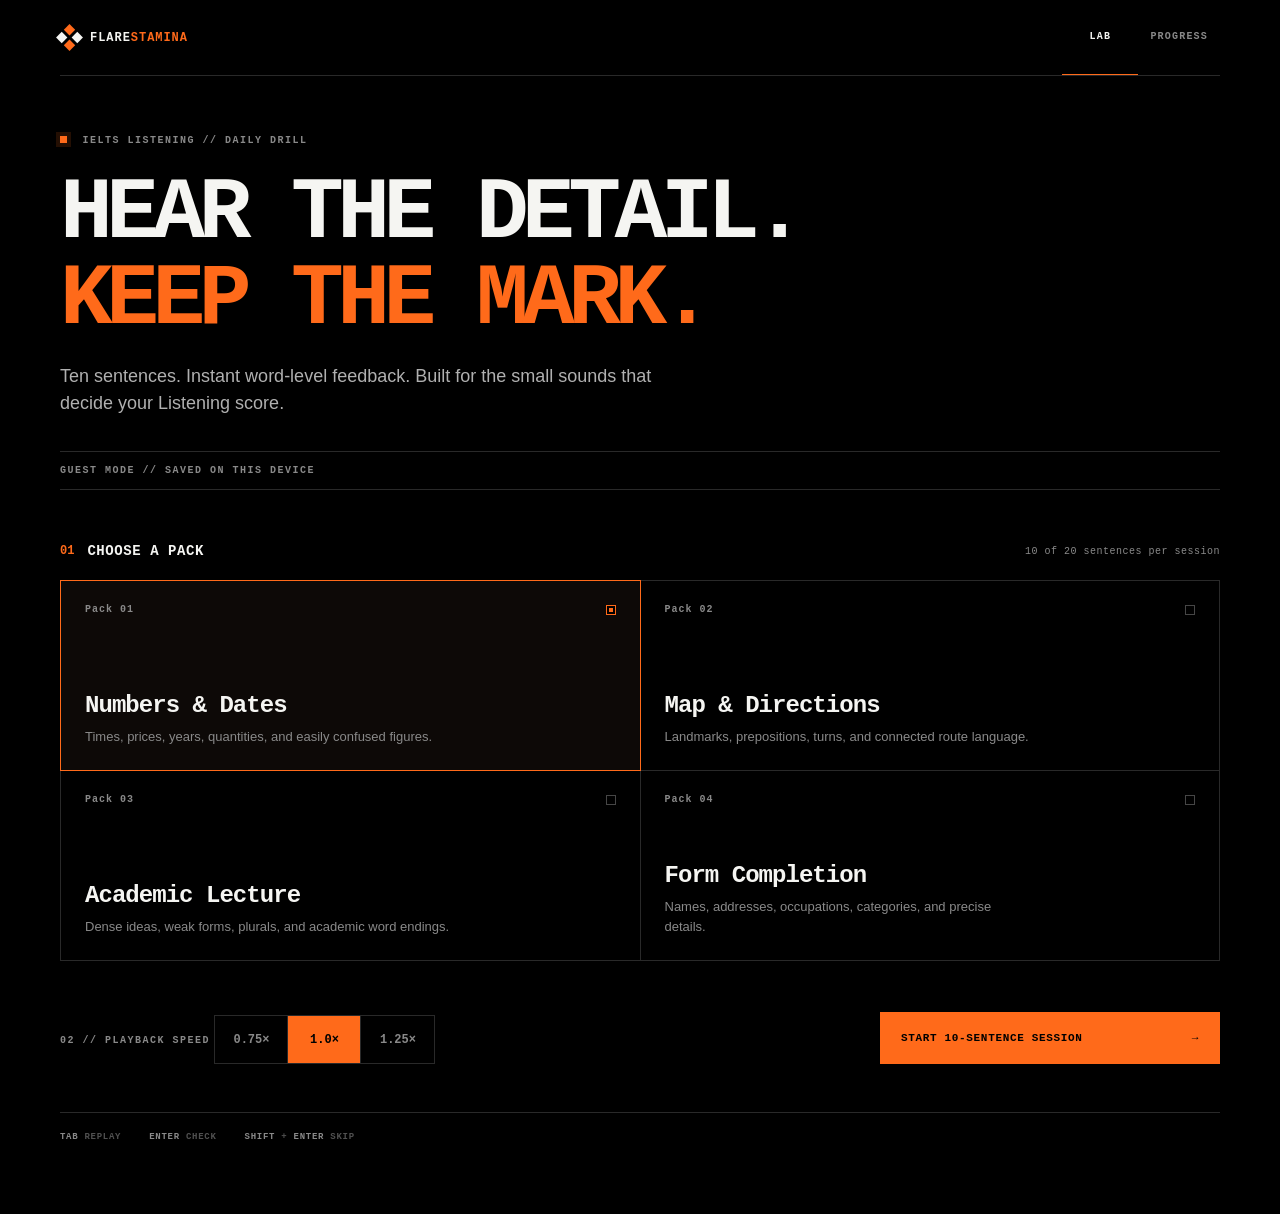
<file: dictation-lab/index.html>
<!doctype html>
<html lang="en">
<head>
  <meta charset="utf-8">
  <meta name="viewport" content="width=device-width, initial-scale=1, viewport-fit=cover">
  <meta name="theme-color" content="#000000">
  <meta name="description" content="A fast, sentence-level IELTS Listening dictation trainer for details that cost marks.">
  <title>Dictation Lab — Flarestamina</title>
  <link rel="icon" href="/favicon.svg" type="image/svg+xml">
  <link rel="stylesheet" href="./styles.css">
  <script src="./packs.js" defer></script>
  <script src="./app.js" defer></script>
</head>
<body>
  <a class="skip-link" href="#main">Skip to practice</a>

  <header class="site-header">
    <a class="brand" href="/" aria-label="Flarestamina home">
      <span class="brand-mark" aria-hidden="true"><i></i><i></i><i></i><i></i></span>
      <span>FLARE<span>STAMINA</span></span>
    </a>
    <nav class="top-nav" aria-label="Dictation Lab">
      <button class="nav-button is-active" type="button" data-route="home">LAB</button>
      <button class="nav-button" type="button" data-route="progress">PROGRESS</button>
    </nav>
  </header>

  <main id="main">
    <section class="view home-view is-visible" id="homeView" data-view="home" aria-labelledby="labTitle">
      <div class="eyebrow"><span class="signal-dot"></span> IELTS LISTENING // DAILY DRILL</div>
      <div class="hero-copy">
        <h1 id="labTitle">HEAR THE DETAIL.<br><span>KEEP THE MARK.</span></h1>
        <p>Ten sentences. Instant word-level feedback. Built for the small sounds that decide your Listening score.</p>
      </div>

      <div class="identity-line" id="identityLine" aria-live="polite">GUEST MODE // SAVED ON THIS DEVICE</div>

      <div class="section-heading">
        <div>
          <span>01</span>
          <h2>CHOOSE A PACK</h2>
        </div>
        <p>10 of 20 sentences per session</p>
      </div>
      <div class="pack-grid" id="packGrid" role="radiogroup" aria-label="Sentence pack"></div>

      <div class="setup-row">
        <div>
          <span class="setup-label">02 // PLAYBACK SPEED</span>
          <div class="speed-control" id="homeSpeed" role="group" aria-label="Playback speed">
            <button type="button" data-speed="0.75">0.75×</button>
            <button type="button" data-speed="1" class="is-selected">1.0×</button>
            <button type="button" data-speed="1.25">1.25×</button>
          </div>
        </div>
        <button class="primary-button start-button" id="startButton" type="button">
          START 10-SENTENCE SESSION
          <span aria-hidden="true">→</span>
        </button>
      </div>

      <div class="key-strip" aria-label="Keyboard shortcuts">
        <span><kbd>TAB</kbd> REPLAY</span>
        <span><kbd>ENTER</kbd> CHECK</span>
        <span><kbd>SHIFT</kbd> + <kbd>ENTER</kbd> SKIP</span>
      </div>
    </section>

    <section class="view session-view" id="sessionView" data-view="session" aria-labelledby="sessionTitle">
      <div class="session-topline">
        <div>
          <span class="eyebrow compact" id="sessionPack">PACK</span>
          <h1 id="sessionTitle">SENTENCE <span id="sentenceNumber">01</span><small> / 10</small></h1>
        </div>
        <button class="text-button" id="exitSessionButton" type="button">EXIT</button>
      </div>

      <div class="session-progress" aria-hidden="true"><i id="sessionProgressBar"></i></div>

      <div class="listening-panel">
        <button class="replay-button" id="replayButton" type="button" aria-describedby="audioStatus">
          <span class="play-icon" aria-hidden="true"></span>
          <span>
            <b>PLAY / REPLAY</b>
            <small>TAB KEY</small>
          </span>
        </button>
        <div class="audio-meta">
          <span id="audioStatus" role="status" aria-live="polite">READY</span>
          <span>REPLAYS <b id="replayCount">0</b></span>
          <span>SPEED <b id="activeSpeed">1.0×</b></span>
        </div>
      </div>

      <form class="answer-form" id="answerForm" autocomplete="off">
        <label for="answerInput">TYPE EXACTLY WHAT YOU HEARD</label>
        <div class="input-shell">
          <input id="answerInput" name="answer" type="text" inputmode="text" enterkeyhint="done" autocapitalize="sentences" spellcheck="false" autocomplete="off" placeholder="Start typing…" aria-describedby="answerHint">
          <button type="submit" id="checkButton">CHECK <span aria-hidden="true">↵</span></button>
        </div>
        <p id="answerHint">Punctuation and capital letters do not affect your score.</p>
      </form>

      <section class="feedback-panel" id="feedbackPanel" hidden aria-labelledby="feedbackTitle">
        <div class="feedback-head">
          <div>
            <span class="setup-label">WORD DIFF</span>
            <h2 id="feedbackTitle"><span id="sentenceScore">0</span>% ACCURATE</h2>
          </div>
          <div class="tag-list" id="sentenceTags" aria-label="Error tags"></div>
        </div>
        <div class="diff-output" id="diffOutput" aria-label="Word comparison"></div>
        <div class="reference-block">
          <span>FULL SENTENCE</span>
          <p id="referenceSentence"></p>
        </div>
        <button class="primary-button next-button" id="nextButton" type="button">NEXT SENTENCE <span aria-hidden="true">→</span></button>
      </section>

      <audio id="speechAudio" preload="none" playsinline></audio>
    </section>

    <section class="view summary-view" id="summaryView" data-view="summary" aria-labelledby="summaryTitle">
      <div class="eyebrow"><span class="signal-dot"></span> SESSION COMPLETE</div>
      <h1 id="summaryTitle">TEN DOWN.<br><span>DETAILS SHARPER.</span></h1>
      <div class="summary-grid">
        <article>
          <span>ACCURACY</span>
          <strong id="summaryAccuracy">—</strong>
          <small>correct words</small>
        </article>
        <article>
          <span>AVG REPLAYS</span>
          <strong id="summaryReplays">—</strong>
          <small>per sentence</small>
        </article>
        <article>
          <span>WEAKEST TAG</span>
          <strong class="tag-value" id="summaryWeakest">—</strong>
          <small>train this next</small>
        </article>
      </div>
      <section class="streak-section" aria-labelledby="streakTitle">
        <div class="section-heading">
          <div>
            <span>07</span>
            <h2 id="streakTitle">DAY STREAK</h2>
          </div>
          <p id="streakLabel">0 day streak</p>
        </div>
        <div class="streak-strip" id="streakStrip"></div>
      </section>
      <div class="summary-actions">
        <button class="primary-button" id="practiceAgainButton" type="button">PRACTICE AGAIN <span aria-hidden="true">↗</span></button>
        <button class="secondary-button" id="viewProgressButton" type="button">VIEW PROGRESS</button>
      </div>
      <p class="sync-note" id="syncNote" aria-live="polite"></p>
    </section>

    <section class="view progress-view" id="progressView" data-view="progress" aria-labelledby="progressTitle">
      <div class="progress-heading">
        <div>
          <div class="eyebrow">LISTENING // HISTORY</div>
          <h1 id="progressTitle">PROGRESS,<br><span>NOT PERFECTION.</span></h1>
        </div>
        <button class="secondary-button" id="progressPracticeButton" type="button">START A SESSION</button>
      </div>

      <div class="progress-layout">
        <section class="chart-panel" aria-labelledby="accuracyTrendTitle">
          <div class="panel-title">
            <div>
              <span>LAST 20 SESSIONS</span>
              <h2 id="accuracyTrendTitle">ACCURACY TREND</h2>
            </div>
            <strong id="latestAccuracy">—</strong>
          </div>
          <div class="sparkline" id="sparkline" role="img" aria-label="No session accuracy data yet"></div>
          <div class="chart-scale"><span>0%</span><span>50%</span><span>100%</span></div>
        </section>

        <section class="errors-panel" aria-labelledby="topErrorsTitle">
          <div class="panel-title">
            <div>
              <span>ALL TIME</span>
              <h2 id="topErrorsTitle">TOP ERROR TAGS</h2>
            </div>
          </div>
          <ol class="error-ranking" id="errorRanking"></ol>
        </section>
      </div>

      <div class="history-line" id="historyLine">NO SESSIONS YET // YOUR FIRST TEN SENTENCES TAKE ABOUT TEN MINUTES</div>
    </section>
  </main>

  <noscript>
    <div class="noscript">Dictation Lab needs JavaScript for audio, checking, and progress.</div>
  </noscript>
</body>
</html>
</file>
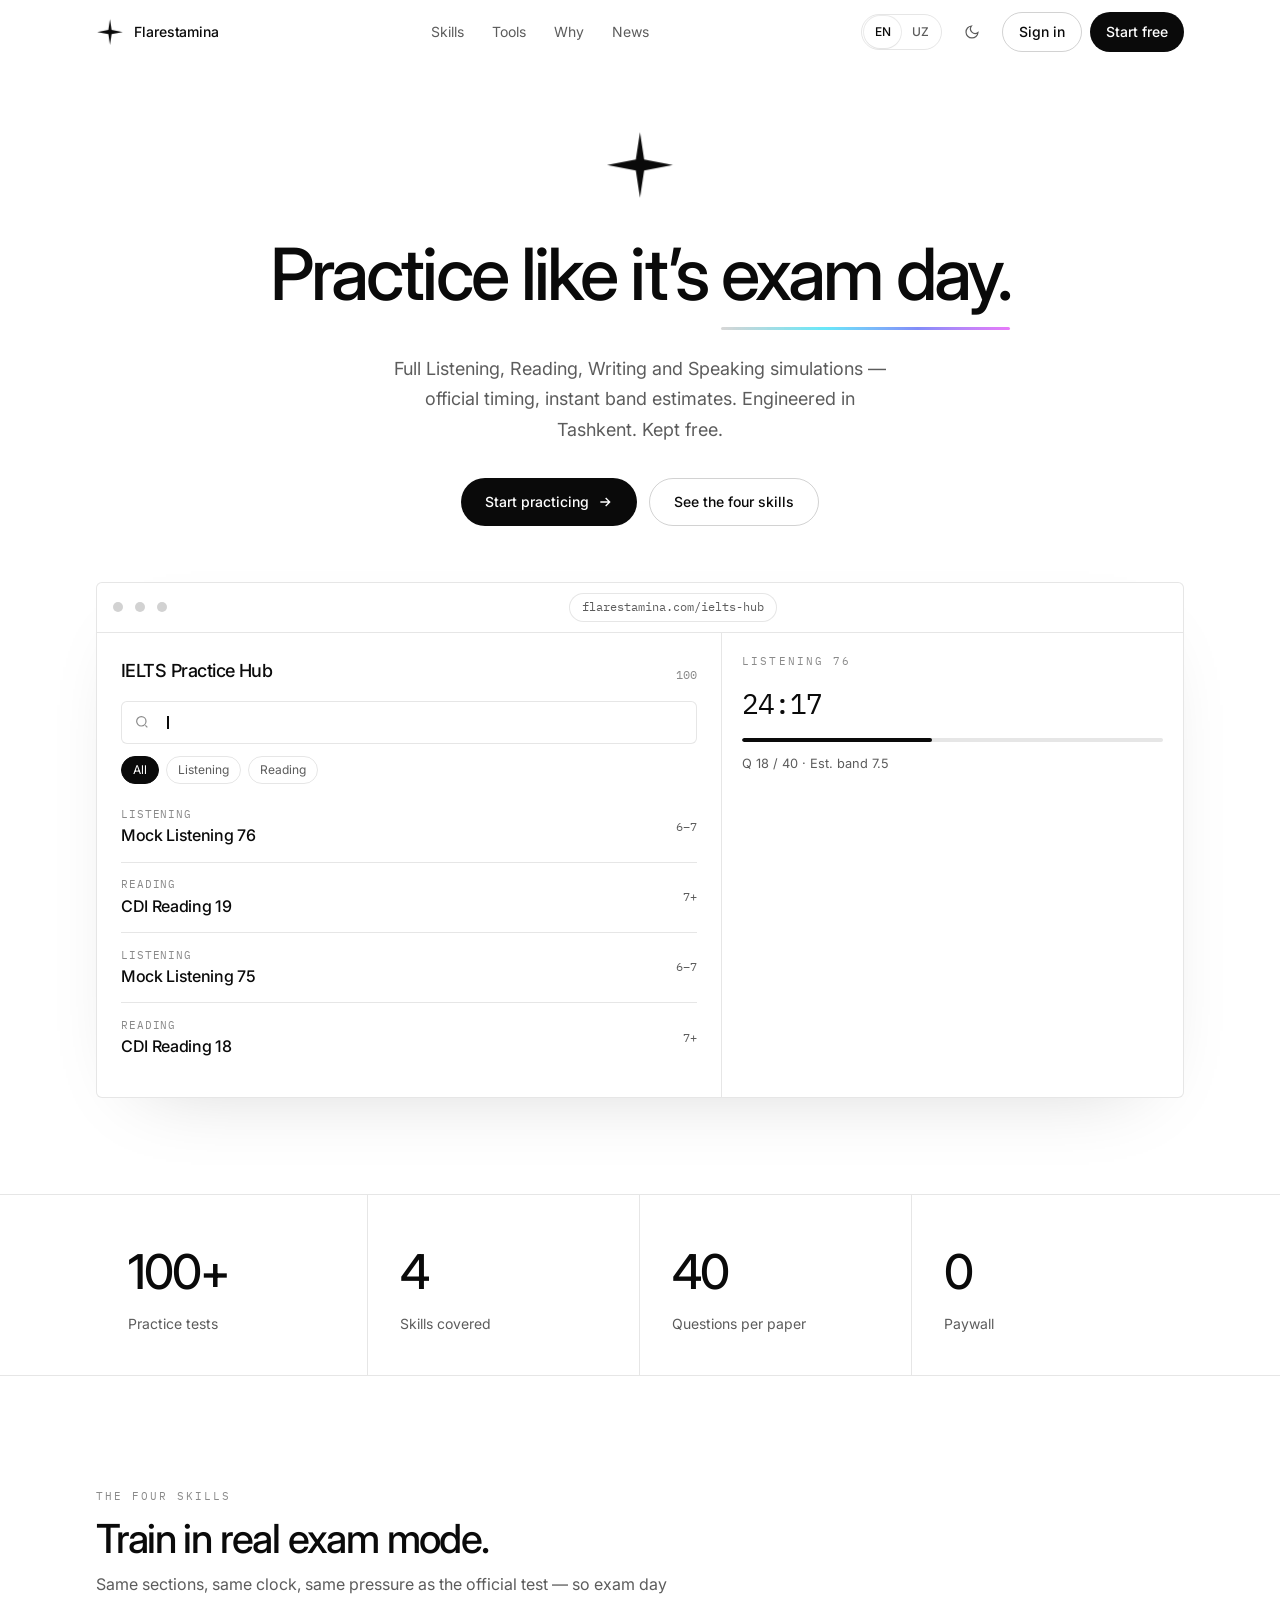
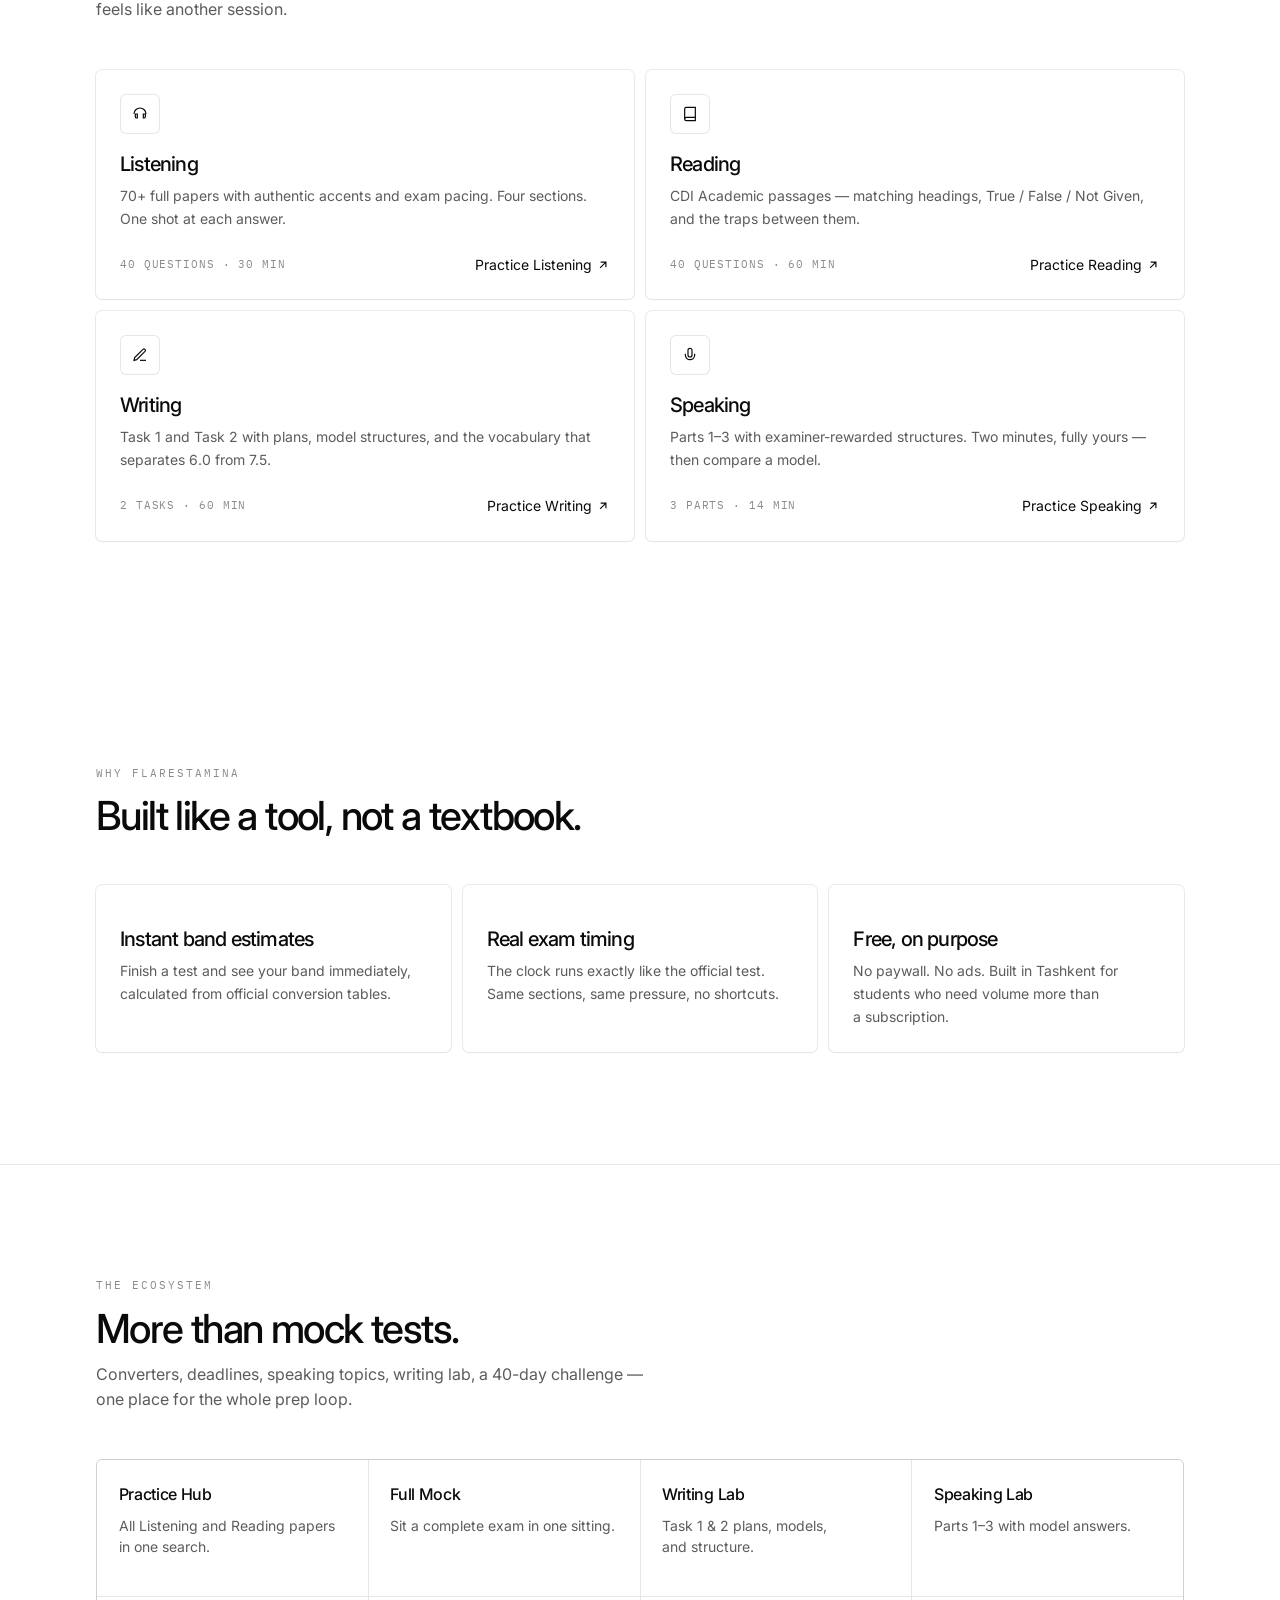
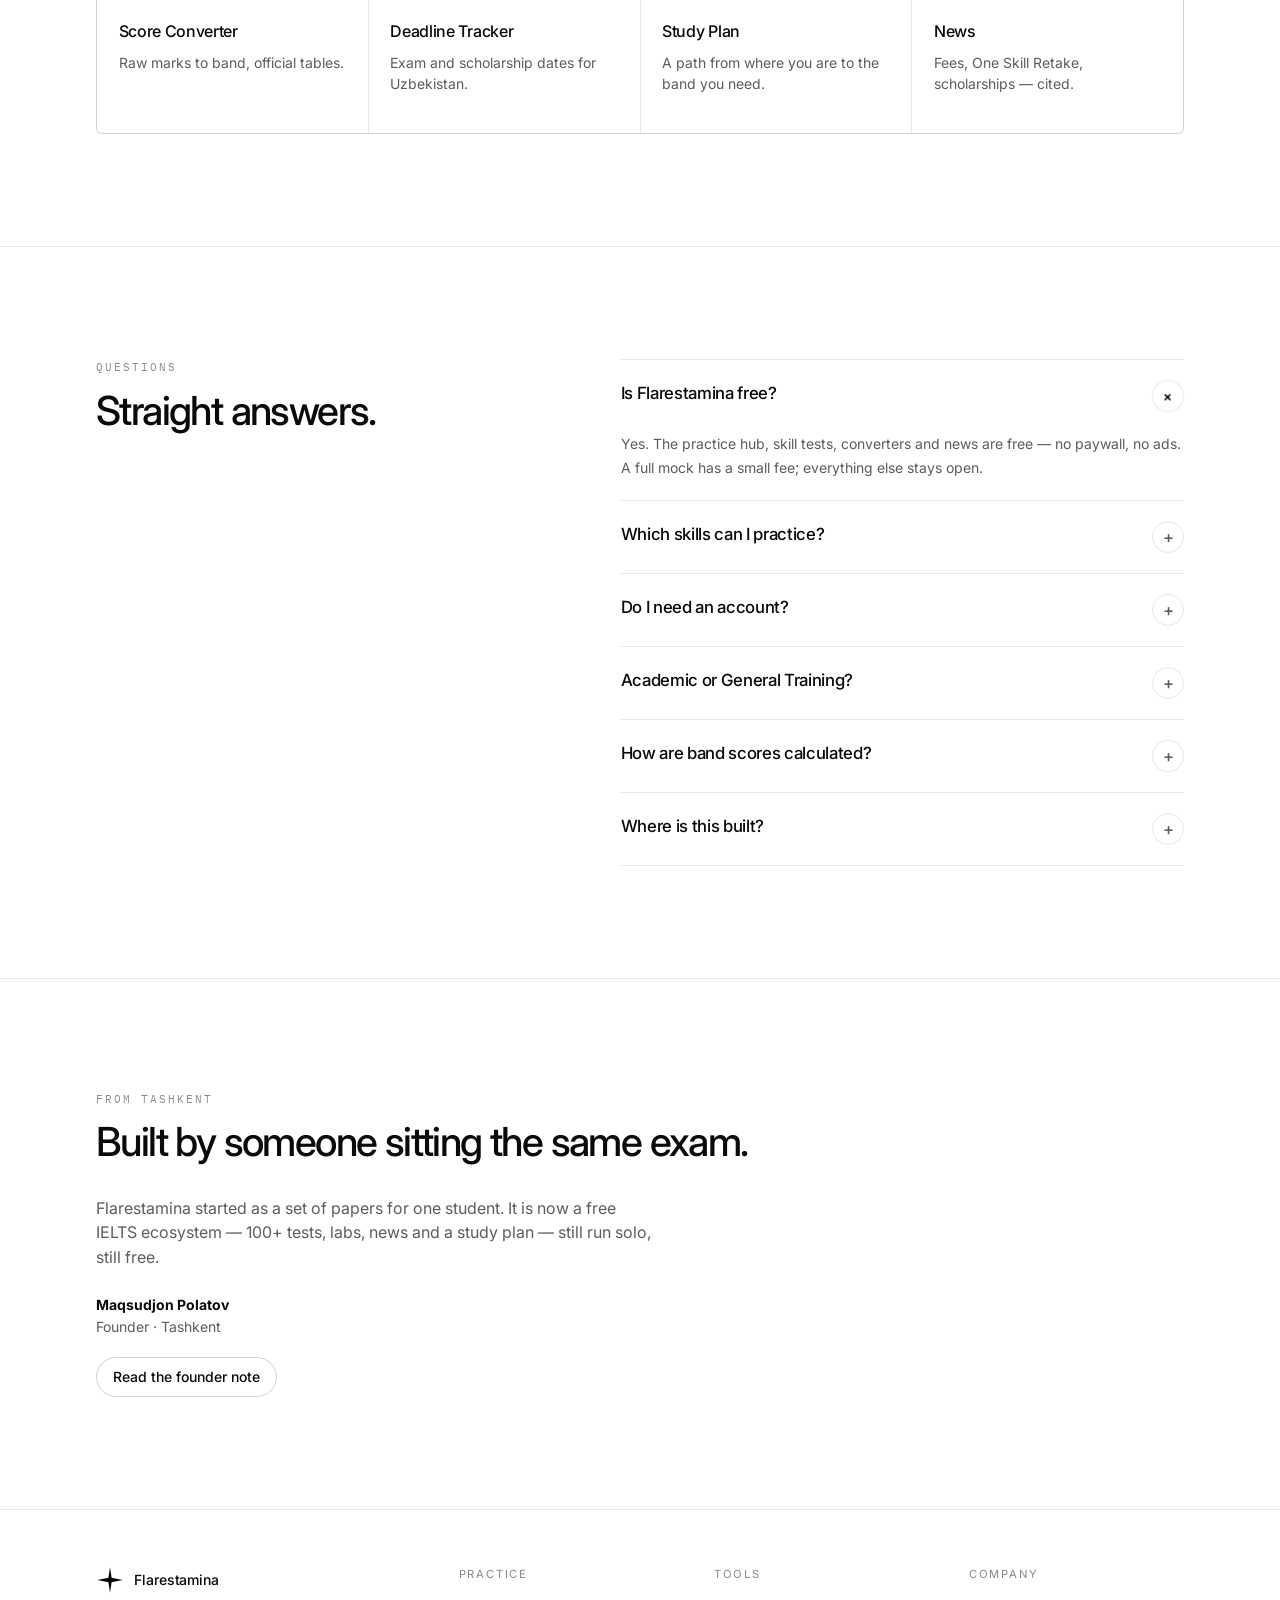
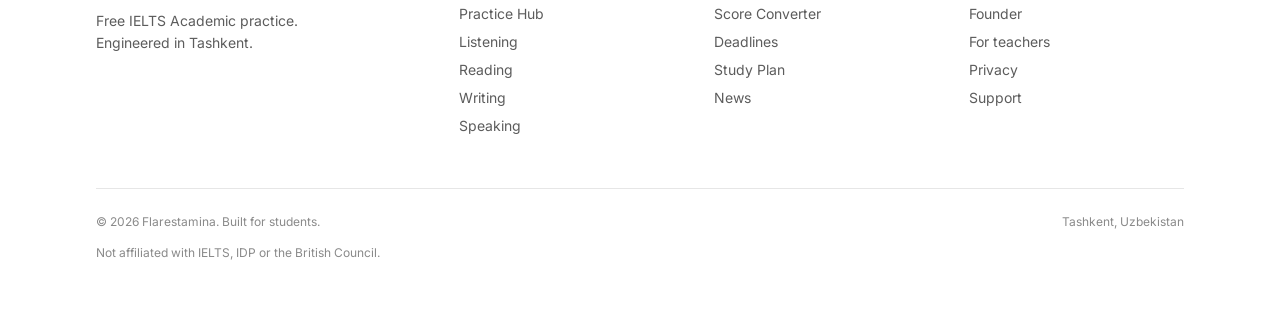
<file: newlanding/index.html>
<!doctype html>
<html lang="en">
<head>
  <meta charset="utf-8" />
  <meta name="viewport" content="width=device-width, initial-scale=1, viewport-fit=cover" />
  <title>Flarestamina — Free IELTS Practice</title>
  <meta name="description" content="Full Listening, Reading, Writing and Speaking simulations — official timing, instant band estimates. Engineered in Tashkent. Kept free." />
  <meta name="theme-color" content="#ffffff" />
  <link rel="canonical" href="https://flarestamina.com/newlanding/" />
  <link rel="icon" href="./favicon.svg" type="image/svg+xml" />
  <meta property="og:type" content="website" />
  <meta property="og:site_name" content="Flarestamina" />
  <meta property="og:title" content="Flarestamina — Practice like it’s exam day." />
  <meta property="og:description" content="Free IELTS Academic practice. Official timing, instant band estimates. Built in Tashkent." />
  <meta property="og:url" content="https://flarestamina.com/newlanding/" />
  <meta property="og:image" content="https://flarestamina.com/newlanding/og.png" />
  <meta property="og:image:width" content="1200" />
  <meta property="og:image:height" content="630" />
  <meta name="twitter:card" content="summary_large_image" />
  <meta name="twitter:title" content="Flarestamina — Practice like it’s exam day." />
  <meta name="twitter:description" content="Free IELTS Academic practice. Official timing, instant band estimates." />
  <meta name="twitter:image" content="https://flarestamina.com/newlanding/og.png" />
  <link rel="preconnect" href="https://fonts.googleapis.com" />
  <link rel="preconnect" href="https://fonts.gstatic.com" crossorigin />
  <link href="https://fonts.googleapis.com/css2?family=IBM+Plex+Mono:wght@400;500&family=Inter:wght@400;500;600&display=swap" rel="stylesheet" />
  <script>
    (function () {
      try {
        if (localStorage.getItem("fs-theme") === "dark") document.documentElement.classList.add("dark");
      } catch (e) {}
    })();
  </script>
  <style>
    :root {
      --bg: #ffffff;
      --elev: #ffffff;
      --surface: #ffffff;
      --fg: #0a0a0a;
      --muted: #5c5c5c;
      --subtle: #8a8a8a;
      --accent: #0a0a0a;
      --accent-ink: #ffffff;
      --border: color-mix(in oklab, var(--fg) 10%, transparent);
      --border-strong: color-mix(in oklab, var(--fg) 18%, transparent);
      --shadow-soft: 0 28px 80px -48px rgb(10 10 10 / 0.22);
      --shadow-card: 0 0 0 1px rgb(10 10 10 / 0.08), 0 1px 2px rgb(10 10 10 / 0.04);
      --shadow-card-hover: 0 0 0 1px rgb(10 10 10 / 0.14), 0 8px 24px -16px rgb(10 10 10 / 0.18);
      --sans: Inter, ui-sans-serif, system-ui, sans-serif;
      --mono: "IBM Plex Mono", ui-monospace, SFMono-Regular, Menlo, monospace;
    }
    html.dark {
      --bg: #000000;
      --elev: #0a0a0a;
      --surface: #111111;
      --fg: #f5f5f5;
      --muted: #8a8a8a;
      --subtle: #5c5c5c;
      --accent: #f5f5f5;
      --accent-ink: #000000;
      --border: color-mix(in oklab, var(--fg) 12%, transparent);
      --border-strong: color-mix(in oklab, var(--fg) 22%, transparent);
      --shadow-soft: 0 24px 80px -32px rgb(0 0 0 / 0.8);
      --shadow-card: 0 0 0 1px rgb(255 255 255 / 0.1);
      --shadow-card-hover: 0 0 0 1px rgb(255 255 255 / 0.18);
      color-scheme: dark;
    }
    * { box-sizing: border-box; }
    html { background: var(--bg); color: var(--fg); color-scheme: light; scroll-behavior: smooth; }
    body {
      margin: 0;
      font-family: var(--sans);
      line-height: 1.55;
      background: var(--bg);
      color: var(--fg);
      -webkit-font-smoothing: antialiased;
      overflow-x: hidden;
    }
    a { color: inherit; text-decoration: none; }
    button { font: inherit; color: inherit; background: none; border: 0; cursor: pointer; }
    h1, h2, h3 { font-weight: 500; letter-spacing: -0.04em; line-height: 1.08; text-wrap: balance; margin: 0; }
    p { margin: 0; text-wrap: pretty; }
    ::selection { background: var(--fg); color: var(--bg); }
    :focus-visible { outline: 2px solid var(--fg); outline-offset: 3px; }

    .wrap { max-width: 72rem; margin: 0 auto; padding: 0 1.25rem; }
    @media (min-width: 640px) { .wrap { padding: 0 2rem; } }

    .nav {
      position: sticky; top: 0; z-index: 40;
      border-bottom: 1px solid transparent;
      transition: background-color .2s, border-color .2s, backdrop-filter .2s;
    }
    .nav.is-on { background: color-mix(in oklab, var(--bg) 85%, transparent); border-color: var(--border); backdrop-filter: blur(12px); }
    .nav-in { display: flex; height: 4rem; align-items: center; justify-content: space-between; gap: .75rem; }
    .brand { display: flex; align-items: center; gap: .65rem; font-size: .875rem; font-weight: 500; letter-spacing: -.01em; }
    .brand svg { width: 1.75rem; height: 1.75rem; }
    .nav-links { display: none; gap: 1.75rem; font-size: .875rem; color: var(--muted); }
    .nav-links a:hover { color: var(--fg); }
    @media (min-width: 768px) { .nav-links { display: flex; } }
    .nav-actions { display: flex; align-items: center; gap: .5rem; }
    .icon-btn { width: 2.75rem; height: 2.75rem; display: grid; place-items: center; border-radius: 999px; color: var(--muted); }
    .icon-btn:hover { color: var(--fg); }
    .menu-btn { display: grid; }
    @media (min-width: 768px) { .menu-btn { display: none; } .hide-sm { display: inline-flex !important; } }

    .lang {
      display: flex; height: 2.25rem; align-items: center; border: 1px solid var(--border);
      border-radius: 999px; padding: 2px; font-size: .75rem; font-weight: 500;
    }
    .lang button { min-width: 2.25rem; height: 2rem; border-radius: 999px; padding: 0 .65rem; color: var(--muted); }
    .lang button.is-on { background: var(--surface); color: var(--fg); box-shadow: var(--shadow-card); }

    .btn {
      display: inline-flex; align-items: center; justify-content: center; gap: .5rem;
      height: 2.5rem; padding: 0 1rem; border-radius: 999px; font-size: .875rem; font-weight: 500;
      background: var(--fg); color: var(--bg); transition: opacity .15s, transform .15s;
    }
    .btn:hover { opacity: .85; }
    .btn:active { transform: scale(.96); }
    .btn.lg { height: 3rem; padding: 0 1.5rem; }
    .btn.ghost { background: transparent; color: var(--fg); border: 1px solid var(--border-strong); }
    .btn.ghost:hover { background: var(--surface); opacity: 1; }
    .hide-sm { display: none; }
    .full { width: 100%; }

    .drawer { display: none; border-top: 1px solid var(--border); background: var(--bg); padding: 1rem 1.25rem 2rem; }
    .drawer.is-open { display: block; }
    @media (min-width: 768px) { .drawer { display: none !important; } }
    .drawer a { display: block; padding: .75rem .75rem; border-radius: .4rem; }

    .hero { padding: 2.5rem 1.25rem 2.5rem; text-align: center; }
    @media (min-width: 640px) { .hero { padding: 4rem 2rem 3.5rem; } }
    .hero-box { max-width: 48rem; margin: 0 auto; }
    .hero-spark { width: 4.5rem; height: 4.5rem; margin: 0 auto 1.75rem; display: block; }
    h1 { font-size: 2.25rem; }
    @media (min-width: 640px) { h1 { font-size: 3.75rem; } }
    @media (min-width: 1024px) { h1 { font-size: 4.5rem; } }
    .lede { margin: 1.5rem auto 0; max-width: 32rem; color: var(--muted); font-size: 1rem; line-height: 1.7; }
    @media (min-width: 640px) { .lede { font-size: 1.125rem; } }
    .hero-cta { margin-top: 2rem; display: flex; flex-direction: column; align-items: center; justify-content: center; gap: .75rem; }
    @media (min-width: 640px) { .hero-cta { flex-direction: row; } }

    .hero-in { opacity: 0; animation: reveal-up .7s cubic-bezier(.22,1,.36,1) forwards; }
    .d1 { animation-delay: .08s; }
    .d3 { animation-delay: .22s; }
    .d4 { animation-delay: .32s; }
    @keyframes reveal-up { from { opacity: 0; transform: translateY(12px); } to { opacity: 1; transform: none; } }

    .word-cycle { display: inline-grid; justify-items: center; margin-top: .08em; }
    .word-sizer, .word-cycle-text { grid-column: 1; grid-row: 1; }
    .word-sizer { visibility: hidden; pointer-events: none; }
    .word-cycle-text {
      display: flex; flex-direction: column; align-items: center;
      transition: opacity .22s ease, transform .22s ease;
    }
    .word-cycle-text.is-off { opacity: 0; transform: translateY(8px); }
    .word-rail {
      display: block; width: 100%; height: 3px; margin-top: .2em; border-radius: 999px;
      background: linear-gradient(90deg, color-mix(in oklab, var(--fg) 16%, transparent) 0%, #67e8f9 36%, #818cf8 68%, #e879f9 100%);
    }

    .spark-draw .spark-body {
      transform-origin: 50% 50%; transform-box: fill-box;
      transform: scale(.15) rotate(-16deg); opacity: 0;
      animation: spark-mark-in .75s cubic-bezier(.16,1,.3,1) forwards;
    }
    .spark-draw .spark-wash {
      transform-origin: 50% 50%; transform-box: fill-box; opacity: 0;
      animation: spark-wash 1.45s ease-out .12s forwards;
    }
    @keyframes spark-mark-in { to { transform: scale(1) rotate(0); opacity: 1; } }
    @keyframes spark-wash {
      0% { opacity: 0; transform: scale(.7); }
      28% { opacity: 1; transform: scale(1); }
      100% { opacity: 0; transform: scale(1.08); }
    }

    .mock-sec { padding: 0 1.25rem 4rem; }
    @media (min-width: 640px) { .mock-sec { padding: 0 2rem 6rem; } }
    .mock {
      overflow: hidden; border: 1px solid var(--border); border-radius: 6px;
      background: var(--elev); box-shadow: var(--shadow-soft);
    }
    .mock-bar { display: flex; align-items: center; gap: .75rem; border-bottom: 1px solid var(--border); padding: .65rem 1rem; }
    .dot { width: 10px; height: 10px; border-radius: 999px; background: var(--border-strong); }
    .url {
      margin: 0 auto; border: 1px solid var(--border); background: var(--surface);
      border-radius: 999px; padding: .25rem .75rem; font-family: var(--mono); font-size: .75rem; color: var(--muted);
    }
    .mock-grid { display: grid; }
    @media (min-width: 1024px) { .mock-grid { grid-template-columns: 1.15fr .85fr; } }
    .mock-main { padding: 1.25rem; }
    @media (min-width: 640px) { .mock-main { padding: 1.5rem; } }
    .search {
      margin-top: 1rem; display: flex; align-items: center; gap: .5rem;
      border: 1px solid var(--border); background: var(--surface); border-radius: 6px; padding: .65rem .75rem;
      font-size: .875rem; color: var(--subtle);
    }
    .search .q { min-height: 1.25rem; color: var(--fg); }
    .caret { display: inline-block; width: 1.5px; height: .95em; margin-left: 1px; background: var(--fg); vertical-align: -.1em; animation: blink 1.05s steps(1) infinite; }
    @keyframes blink { 50% { opacity: 0; } }
    .chips { margin-top: .75rem; display: flex; gap: .4rem; flex-wrap: wrap; }
    .chip { border: 1px solid var(--border); border-radius: 999px; padding: .25rem .7rem; font-size: .75rem; color: var(--muted); }
    .chip.is-on { background: var(--fg); color: var(--bg); border-color: var(--fg); }
    .row { display: flex; align-items: center; justify-content: space-between; gap: 1rem; padding: .85rem 0; border-bottom: 1px solid var(--border); }
    .row:last-child { border-bottom: 0; }
    .kind { font-family: var(--mono); font-size: .7rem; letter-spacing: .08em; text-transform: uppercase; color: var(--subtle); }
    .band { font-family: var(--mono); font-size: .75rem; color: var(--muted); }
    .mock-side { border-top: 1px solid var(--border); padding: 1.25rem; }
    @media (min-width: 1024px) { .mock-side { border-top: 0; border-left: 1px solid var(--border); } }
    .timer { font-family: var(--mono); font-size: 1.75rem; letter-spacing: -.04em; }
    .bar { height: 4px; background: var(--border); border-radius: 999px; overflow: hidden; margin-top: .75rem; }
    .bar > i { display: block; height: 100%; width: 45%; background: var(--fg); border-radius: 999px; }

    .stats { border-block: 1px solid var(--border); }
    .stats-grid { display: grid; grid-template-columns: 1fr 1fr; }
    @media (min-width: 640px) { .stats-grid { grid-template-columns: repeat(4, 1fr); } }
    .stat { padding: 2rem 1.25rem; border-bottom: 1px solid var(--border); }
    @media (min-width: 640px) {
      .stat { border-bottom: 0; border-right: 1px solid var(--border); padding: 2.5rem 2rem; }
      .stat:last-child { border-right: 0; }
    }
    .stat b { display: block; font-size: 2.25rem; font-weight: 500; letter-spacing: -.04em; }
    @media (min-width: 640px) { .stat b { font-size: 3rem; } }
    .stat span { display: block; margin-top: .25rem; font-size: .875rem; color: var(--muted); }

    .section { padding: 5rem 0; }
    @media (min-width: 640px) { .section { padding: 7rem 0; } }
    .kicker { font-family: var(--mono); font-size: .7rem; letter-spacing: .18em; text-transform: uppercase; color: var(--subtle); margin: 0 0 .75rem; }
    .title { font-size: 1.875rem; }
    @media (min-width: 640px) { .title { font-size: 2.5rem; } }
    .slede { margin-top: .75rem; max-width: 36rem; color: var(--muted); }

    .cards { margin-top: 3rem; display: grid; gap: .75rem; }
    @media (min-width: 640px) { .cards.two { grid-template-columns: 1fr 1fr; } }
    @media (min-width: 1024px) { .cards.three { grid-template-columns: 1fr 1fr 1fr; } }
    .card {
      display: flex; flex-direction: column; background: var(--surface);
      border-radius: 6px; padding: 1.5rem; box-shadow: var(--shadow-card);
      transition: box-shadow .2s;
    }
    a.card:hover { box-shadow: var(--shadow-card-hover); }
    .ico { width: 2.5rem; height: 2.5rem; display: grid; place-items: center; border: 1px solid var(--border); border-radius: 6px; background: var(--elev); }
    .card h3 { margin-top: 1.25rem; font-size: 1.25rem; }
    .card p { margin-top: .5rem; font-size: .875rem; line-height: 1.65; color: var(--muted); flex: 1; }
    .card-foot { margin-top: 1.5rem; display: flex; justify-content: space-between; align-items: center; gap: .75rem; }
    .meta { font-family: var(--mono); font-size: .7rem; letter-spacing: .08em; text-transform: uppercase; color: var(--subtle); }
    .go { display: inline-flex; align-items: center; gap: .25rem; font-size: .875rem; }

    .tools { border-top: 1px solid var(--border); }
    .tool-grid {
      margin-top: 3rem; display: grid; gap: 1px; overflow: hidden;
      border: 1px solid var(--border); border-radius: 6px; background: var(--border);
    }
    @media (min-width: 640px) { .tool-grid { grid-template-columns: 1fr 1fr; } }
    @media (min-width: 1024px) { .tool-grid { grid-template-columns: repeat(4, 1fr); } }
    .tool { display: flex; flex-direction: column; background: var(--elev); padding: 1.35rem; min-height: 8.5rem; }
    .tool:hover { background: var(--surface); }
    .tool strong { font-weight: 500; letter-spacing: -.02em; }
    .tool p { margin-top: .5rem; font-size: .875rem; color: var(--muted); }

    .faq { border-top: 1px solid var(--border); }
    .faq-grid { display: grid; gap: 2.5rem; }
    @media (min-width: 1024px) { .faq-grid { grid-template-columns: .9fr 1.1fr; gap: 4rem; } }
    .faq-item { border-bottom: 1px solid var(--border); }
    .faq-item:first-child { border-top: 1px solid var(--border); }
    .faq-item button { width: 100%; display: flex; justify-content: space-between; gap: 1rem; padding: 1.25rem 0; text-align: left; font-size: 1.05rem; font-weight: 500; letter-spacing: -.02em; }
    .plus { width: 2rem; height: 2rem; flex: none; display: grid; place-items: center; border: 1px solid var(--border); border-radius: 999px; color: var(--muted); transition: transform .2s; }
    .faq-item.is-open .plus { transform: rotate(45deg); color: var(--fg); }
    .ans { display: none; padding: 0 0 1.25rem; font-size: .875rem; line-height: 1.7; color: var(--muted); }
    .faq-item.is-open .ans { display: block; }

    .founder { border-top: 1px solid var(--border); }
    .founder-card { margin-top: 2rem; max-width: 40rem; }
    .who { margin-top: 1.5rem; font-size: .875rem; }
    .who span { display: block; color: var(--muted); }

    footer { border-top: 1px solid var(--border); padding: 3.5rem 0; }
    .f-grid { display: grid; gap: 2.5rem; }
    @media (min-width: 640px) { .f-grid { grid-template-columns: 1fr 1fr; } }
    @media (min-width: 1024px) { .f-grid { grid-template-columns: 1.2fr .8fr .8fr .8fr; } }
    .f-col p { font-size: .7rem; letter-spacing: .16em; text-transform: uppercase; color: var(--subtle); margin-bottom: 1rem; }
    .f-col a { display: block; font-size: .875rem; color: var(--muted); padding: .2rem 0; }
    .f-col a:hover { color: var(--fg); }
    .f-blurb { margin-top: 1rem; max-width: 16rem; font-size: .875rem; color: var(--muted); }
    .f-end { margin-top: 3rem; padding-top: 1.5rem; border-top: 1px solid var(--border); display: flex; flex-direction: column; gap: .5rem; font-size: .75rem; color: var(--subtle); }
    @media (min-width: 640px) { .f-end { flex-direction: row; justify-content: space-between; } }

    @media (prefers-reduced-motion: reduce) {
      .hero-in, .spark-draw .spark-body, .spark-draw .spark-wash, .caret { animation: none !important; opacity: 1; transform: none; }
    }
  </style>
</head>
<body id="top">
  <header class="nav" id="nav">
    <a href="#content" class="skip" style="position:absolute;left:-999px">Skip to content</a>
    <div class="wrap nav-in">
      <a class="brand" href="#top">
        <svg class="spark-draw" viewBox="0 0 32 32" fill="currentColor" aria-hidden="true">
          <defs>
            <linearGradient id="flare" x1="0" y1="0" x2="1" y2="1">
              <stop offset="0%" stop-color="#2dd4bf" />
              <stop offset="35%" stop-color="#38bdf8" />
              <stop offset="68%" stop-color="#818cf8" />
              <stop offset="100%" stop-color="#e879f9" />
            </linearGradient>
          </defs>
          <path class="spark-body" d="M16 1.4 L17.85 13.55 L30.6 16 L17.85 18.45 L16 30.6 L14.15 18.45 L1.4 16 L14.15 13.55 Z"/>
          <path class="spark-wash" d="M16 1.4 L17.85 13.55 L30.6 16 L17.85 18.45 L16 30.6 L14.15 18.45 L1.4 16 L14.15 13.55 Z" fill="url(#flare)"/>
        </svg>
        Flarestamina
      </a>
      <nav class="nav-links">
        <a href="#skills" data-i18n="nav.skills">Skills</a>
        <a href="#tools" data-i18n="nav.tools">Tools</a>
        <a href="#why" data-i18n="nav.why">Why</a>
        <a href="https://flarestamina.com/news/" target="_blank" rel="noopener">News</a>
      </nav>
      <div class="nav-actions">
        <div class="lang" role="group" aria-label="Language">
          <button type="button" data-lang="en" class="is-on">EN</button>
          <button type="button" data-lang="uz">UZ</button>
        </div>
        <button type="button" class="icon-btn" id="theme" aria-label="Theme">
          <svg id="ico-moon" width="16" height="16" viewBox="0 0 24 24" fill="none" stroke="currentColor" stroke-width="1.8"><path d="M21 12.8A9 9 0 1 1 11.2 3a7 7 0 0 0 9.8 9.8z"/></svg>
          <svg id="ico-sun" width="16" height="16" viewBox="0 0 24 24" fill="none" stroke="currentColor" stroke-width="1.8" style="display:none"><circle cx="12" cy="12" r="4"/><path d="M12 2v2M12 20v2M4.9 4.9l1.4 1.4M17.7 17.7l1.4 1.4M2 12h2M20 12h2M4.9 19.1l1.4-1.4M17.7 6.3l1.4-1.4"/></svg>
        </button>
        <a class="btn ghost hide-sm" href="https://flarestamina.com/account/?return=https%3A%2F%2Fflarestamina.com%2Fielts-hub%2F" data-i18n="nav.signIn">Sign in</a>
        <a class="btn hide-sm" href="https://flarestamina.com/ielts-hub/" data-i18n="nav.start">Start free</a>
        <button type="button" class="icon-btn menu-btn" id="menu" aria-label="Menu">
          <svg width="20" height="20" viewBox="0 0 24 24" fill="none" stroke="currentColor" stroke-width="1.8"><path d="M4 7h16M4 12h16M4 17h16"/></svg>
        </button>
      </div>
    </div>
    <div class="drawer" id="drawer">
      <a href="#skills" data-i18n="nav.skills">Skills</a>
      <a href="#tools" data-i18n="nav.tools">Tools</a>
      <a href="#why" data-i18n="nav.why">Why</a>
      <a href="https://flarestamina.com/news/">News</a>
      <div style="margin-top:1rem;display:flex;flex-direction:column;gap:.5rem">
        <a class="btn ghost full" href="https://flarestamina.com/account/?return=https%3A%2F%2Fflarestamina.com%2Fielts-hub%2F" data-i18n="nav.signIn">Sign in</a>
        <a class="btn full" href="https://flarestamina.com/ielts-hub/" data-i18n="nav.start">Start free</a>
      </div>
    </div>
  </header>

  <main id="content">
    <section class="hero">
      <div class="hero-box">
        <svg class="hero-spark spark-draw" viewBox="0 0 32 32" fill="currentColor" aria-hidden="true">
          <defs>
            <linearGradient id="flare2" x1="0" y1="0" x2="1" y2="1">
              <stop offset="0%" stop-color="#2dd4bf" />
              <stop offset="35%" stop-color="#38bdf8" />
              <stop offset="68%" stop-color="#818cf8" />
              <stop offset="100%" stop-color="#e879f9" />
            </linearGradient>
          </defs>
          <path class="spark-body" d="M16 1.4 L17.85 13.55 L30.6 16 L17.85 18.45 L16 30.6 L14.15 18.45 L1.4 16 L14.15 13.55 Z"/>
          <path class="spark-wash" d="M16 1.4 L17.85 13.55 L30.6 16 L17.85 18.45 L16 30.6 L14.15 18.45 L1.4 16 L14.15 13.55 Z" fill="url(#flare2)"/>
        </svg>
        <h1 class="hero-in d1">
          <span class="block" data-i18n="hero.titleA">Practice like it’s</span>
          <span class="word-cycle" id="cycle"></span>
        </h1>
        <p class="lede hero-in d3" data-i18n="hero.lede">Full Listening, Reading, Writing and Speaking simulations — official timing, instant band estimates. Engineered in Tashkent. Kept free.</p>
        <div class="hero-cta hero-in d4">
          <a class="btn lg" href="https://flarestamina.com/ielts-hub/">
            <span data-i18n="hero.cta">Start practicing</span>
            <svg width="16" height="16" viewBox="0 0 24 24" fill="none" stroke="currentColor" stroke-width="2"><path d="M5 12h14M13 6l6 6-6 6"/></svg>
          </a>
          <a class="btn lg ghost" href="#skills" data-i18n="hero.secondary">See the four skills</a>
        </div>
      </div>
    </section>

    <section class="mock-sec">
      <div class="wrap">
        <div class="mock">
          <div class="mock-bar">
            <span class="dot"></span><span class="dot"></span><span class="dot"></span>
            <span class="url">flarestamina.com/ielts-hub</span>
          </div>
          <div class="mock-grid">
            <div class="mock-main">
              <div style="display:flex;justify-content:space-between;align-items:flex-end">
                <p style="font-size:1.125rem;font-weight:500;letter-spacing:-.03em" data-i18n="mock.title">IELTS Practice Hub</p>
                <span style="font-family:var(--mono);font-size:.75rem;color:var(--subtle)">100</span>
              </div>
              <div class="search">
                <svg width="16" height="16" viewBox="0 0 24 24" fill="none" stroke="currentColor" stroke-width="1.8"><circle cx="11" cy="11" r="7"/><path d="M20 20l-3-3"/></svg>
                <span class="q" id="typed"></span><span class="caret"></span>
              </div>
              <div class="chips" id="chips"></div>
              <div id="rows" style="margin-top:.5rem"></div>
            </div>
            <div class="mock-side">
              <p class="kicker">Listening 76</p>
              <p class="timer" id="timer">24:18</p>
              <div class="bar"><i id="pct"></i></div>
              <p style="margin-top:.75rem;font-size:.8rem;color:var(--muted)">Q <span id="qn">18</span> / 40 · Est. band 7.5</p>
            </div>
          </div>
        </div>
      </div>
    </section>

    <section class="stats">
      <div class="wrap stats-grid" id="stats"></div>
    </section>

    <section class="section" id="skills">
      <div class="wrap">
        <p class="kicker" data-i18n="skills.kicker">The four skills</p>
        <h2 class="title" data-i18n="skills.title">Train in real exam mode.</h2>
        <p class="slede" data-i18n="skills.lede">Same sections, same clock, same pressure as the official test — so exam day feels like another session.</p>
        <div class="cards two" id="skill-cards"></div>
      </div>
    </section>

    <section class="section" id="why">
      <div class="wrap">
        <p class="kicker" data-i18n="why.kicker">Why Flarestamina</p>
        <h2 class="title" data-i18n="why.title">Built like a tool, not a textbook.</h2>
        <div class="cards three" id="why-cards"></div>
      </div>
    </section>

    <section class="section tools" id="tools">
      <div class="wrap">
        <p class="kicker" data-i18n="tools.kicker">The ecosystem</p>
        <h2 class="title" data-i18n="tools.title">More than mock tests.</h2>
        <p class="slede" data-i18n="tools.lede">Converters, deadlines, speaking topics, writing lab, a 40-day challenge — one place for the whole prep loop.</p>
        <div class="tool-grid" id="tool-grid"></div>
      </div>
    </section>

    <section class="section faq">
      <div class="wrap faq-grid">
        <div>
          <p class="kicker" data-i18n="faq.kicker">Questions</p>
          <h2 class="title" data-i18n="faq.title">Straight answers.</h2>
        </div>
        <div id="faq"></div>
      </div>
    </section>

    <section class="section founder">
      <div class="wrap">
        <p class="kicker" data-i18n="founder.kicker">From Tashkent</p>
        <h2 class="title" data-i18n="founder.title">Built by someone sitting the same exam.</h2>
        <div class="founder-card">
          <p class="slede" data-i18n="founder.body">Flarestamina started as a set of papers for one student. It is now a free IELTS ecosystem — 100+ tests, labs, news and a study plan — still run solo, still free.</p>
          <p class="who">
            <strong data-i18n="founder.name">Maqsudjon Polatov</strong>
            <span data-i18n="founder.role">Founder · Tashkent</span>
          </p>
          <p style="margin-top:1.25rem">
            <a class="btn ghost" href="https://flarestamina.com/founder/" data-i18n="founder.cta">Read the founder note</a>
          </p>
        </div>
      </div>
    </section>
  </main>

  <footer>
    <div class="wrap">
      <div class="f-grid">
        <div>
          <a class="brand" href="#top">
            <svg width="20" height="20" viewBox="0 0 32 32" fill="currentColor"><path d="M16 1.4 L17.85 13.55 L30.6 16 L17.85 18.45 L16 30.6 L14.15 18.45 L1.4 16 L14.15 13.55 Z"/></svg>
            Flarestamina
          </a>
          <p class="f-blurb" data-i18n="footer.blurb">Free IELTS Academic practice. Engineered in Tashkent.</p>
        </div>
        <div class="f-col">
          <p data-i18n="footer.practice">Practice</p>
          <a href="https://flarestamina.com/ielts-hub/" data-i18n="footer.hub">Practice Hub</a>
          <a href="https://flarestamina.com/ielts-hub/#listening">Listening</a>
          <a href="https://flarestamina.com/ielts-hub/#reading">Reading</a>
          <a href="https://flarestamina.com/writearticle/">Writing</a>
          <a href="https://flarestamina.com/pangea8-speaking/">Speaking</a>
        </div>
        <div class="f-col">
          <p data-i18n="footer.tools">Tools</p>
          <a href="https://flarestamina.com/convert/" data-i18n="footer.convert">Score Converter</a>
          <a href="https://flarestamina.com/deadlines/" data-i18n="footer.deadlines">Deadlines</a>
          <a href="https://flarestamina.com/plan/" data-i18n="footer.plan">Study Plan</a>
          <a href="https://flarestamina.com/news/" data-i18n="footer.news">News</a>
        </div>
        <div class="f-col">
          <p data-i18n="footer.company">Company</p>
          <a href="https://flarestamina.com/founder/" data-i18n="footer.founder">Founder</a>
          <a href="https://flarestamina.com/teachers/" data-i18n="footer.teachers">For teachers</a>
          <a href="https://flarestamina.com/privacy/" data-i18n="footer.privacy">Privacy</a>
          <a href="https://flarestamina.com/pangea8-donate/" data-i18n="footer.support">Support</a>
        </div>
      </div>
      <div class="f-end">
        <span data-i18n="footer.rights">© 2026 Flarestamina. Built for students.</span>
        <span data-i18n="footer.city">Tashkent, Uzbekistan</span>
      </div>
      <p style="margin-top:.75rem;font-size:.75rem;color:var(--subtle)" data-i18n="footer.disclaimer">Not affiliated with IELTS, IDP or the British Council.</p>
    </div>
  </footer>

  <script>
    const HUB = "https://flarestamina.com/ielts-hub/";
    const LINKS = {
      hub: HUB, fullMock: "https://flarestamina.com/full-mock/",
      writing: "https://flarestamina.com/writearticle/", speaking: "https://flarestamina.com/pangea8-speaking/",
      convert: "https://flarestamina.com/convert/", deadlines: "https://flarestamina.com/deadlines/",
      plan: "https://flarestamina.com/plan/", news: "https://flarestamina.com/news/"
    };
    const ICONS = {
      listening: '<svg width="16" height="16" viewBox="0 0 24 24" fill="none" stroke="currentColor" stroke-width="1.8"><path d="M3 12a9 9 0 0 1 18 0"/><path d="M5 12v4a2 2 0 0 0 2 2h1v-6H5zm12 0v6h1a2 2 0 0 0 2-2v-4h-3z"/></svg>',
      reading: '<svg width="16" height="16" viewBox="0 0 24 24" fill="none" stroke="currentColor" stroke-width="1.8"><path d="M4 19.5A2.5 2.5 0 0 1 6.5 17H20"/><path d="M6.5 2H20v20H6.5A2.5 2.5 0 0 1 4 19.5v-15A2.5 2.5 0 0 1 6.5 2z"/></svg>',
      writing: '<svg width="16" height="16" viewBox="0 0 24 24" fill="none" stroke="currentColor" stroke-width="1.8"><path d="M12 20h9"/><path d="M16.5 3.5a2.12 2.12 0 0 1 3 3L7 19l-4 1 1-4z"/></svg>',
      speaking: '<svg width="16" height="16" viewBox="0 0 24 24" fill="none" stroke="currentColor" stroke-width="1.8"><path d="M12 2a3 3 0 0 0-3 3v7a3 3 0 0 0 6 0V5a3 3 0 0 0-3-3z"/><path d="M19 10v2a7 7 0 0 1-14 0v-2"/></svg>'
    };
    const COPY = {
      en: {
        "nav.skills":"Skills","nav.tools":"Tools","nav.why":"Why","nav.signIn":"Sign in","nav.start":"Start free",
        "hero.titleA":"Practice like it’s","hero.lede":"Full Listening, Reading, Writing and Speaking simulations — official timing, instant band estimates. Engineered in Tashkent. Kept free.",
        "hero.cta":"Start practicing","hero.secondary":"See the four skills",
        titleWords:["exam day.","Listening.","Reading.","Writing.","Speaking."],
        "mock.title":"IELTS Practice Hub","mock.search":"Search tests","mock.all":"All","mock.listening":"Listening","mock.reading":"Reading",
        stats:[{v:"100+",l:"Practice tests"},{v:"4",l:"Skills covered"},{v:"40",l:"Questions per paper"},{v:"0",l:"Paywall"}],
        "skills.kicker":"The four skills","skills.title":"Train in real exam mode.","skills.lede":"Same sections, same clock, same pressure as the official test — so exam day feels like another session.",
        skills:[
          {k:"listening",n:"Listening",b:"70+ full papers with authentic accents and exam pacing. Four sections. One shot at each answer.",m:"40 questions · 30 min",c:"Practice Listening"},
          {k:"reading",n:"Reading",b:"CDI Academic passages — matching headings, True / False / Not Given, and the traps between them.",m:"40 questions · 60 min",c:"Practice Reading"},
          {k:"writing",n:"Writing",b:"Task 1 and Task 2 with plans, model structures, and the vocabulary that separates 6.0 from 7.5.",m:"2 tasks · 60 min",c:"Practice Writing"},
          {k:"speaking",n:"Speaking",b:"Parts 1–3 with examiner-rewarded structures. Two minutes, fully yours — then compare a model.",m:"3 parts · 14 min",c:"Practice Speaking"}
        ],
        "why.kicker":"Why Flarestamina","why.title":"Built like a tool, not a textbook.",
        why:[
          {t:"Instant band estimates",b:"Finish a test and see your band immediately, calculated from official conversion tables."},
          {t:"Real exam timing",b:"The clock runs exactly like the official test. Same sections, same pressure, no shortcuts."},
          {t:"Free, on purpose",b:"No paywall. No ads. Built in Tashkent for students who need volume more than a subscription."}
        ],
        "tools.kicker":"The ecosystem","tools.title":"More than mock tests.","tools.lede":"Converters, deadlines, speaking topics, writing lab, a 40-day challenge — one place for the whole prep loop.",
        tools:[
          {n:"Practice Hub",b:"All Listening and Reading papers in one search.",h:"hub"},
          {n:"Full Mock",b:"Sit a complete exam in one sitting.",h:"fullMock"},
          {n:"Writing Lab",b:"Task 1 & 2 plans, models, and structure.",h:"writing"},
          {n:"Speaking Lab",b:"Parts 1–3 with model answers.",h:"speaking"},
          {n:"Score Converter",b:"Raw marks to band, official tables.",h:"convert"},
          {n:"Deadline Tracker",b:"Exam and scholarship dates for Uzbekistan.",h:"deadlines"},
          {n:"Study Plan",b:"A path from where you are to the band you need.",h:"plan"},
          {n:"News",b:"Fees, One Skill Retake, scholarships — cited.",h:"news"}
        ],
        "faq.kicker":"Questions","faq.title":"Straight answers.",
        faq:[
          {q:"Is Flarestamina free?",a:"Yes. The practice hub, skill tests, converters and news are free — no paywall, no ads. A full mock has a small fee; everything else stays open."},
          {q:"Which skills can I practice?",a:"All four: Listening, Reading, Writing and Speaking, in IELTS Academic format with official timing and instant band estimates."},
          {q:"Do I need an account?",a:"No. Practice without signing in. Optionally sign in with Google to keep progress across devices."},
          {q:"Academic or General Training?",a:"The papers follow IELTS Academic — the format used for university admission in Uzbekistan and abroad."},
          {q:"How are band scores calculated?",a:"Listening and Reading use the published official conversion tables. Writing and Speaking estimates follow examiner-style band descriptors."},
          {q:"Where is this built?",a:"Tashkent, Uzbekistan. Made by Maqsudjon Polatov — a student who needed the tests himself, and kept them free for everyone else."}
        ],
        "founder.kicker":"From Tashkent","founder.title":"Built by someone sitting the same exam.","founder.body":"Flarestamina started as a set of papers for one student. It is now a free IELTS ecosystem — 100+ tests, labs, news and a study plan — still run solo, still free.",
        "founder.cta":"Read the founder note","founder.name":"Maqsudjon Polatov","founder.role":"Founder · Tashkent",
        "footer.blurb":"Free IELTS Academic practice. Engineered in Tashkent.","footer.practice":"Practice","footer.tools":"Tools","footer.company":"Company",
        "footer.hub":"Practice Hub","footer.convert":"Score Converter","footer.deadlines":"Deadlines","footer.news":"News","footer.plan":"Study Plan",
        "footer.founder":"Founder","footer.teachers":"For teachers","footer.privacy":"Privacy","footer.support":"Support",
        "footer.rights":"© 2026 Flarestamina. Built for students.","footer.city":"Tashkent, Uzbekistan","footer.disclaimer":"Not affiliated with IELTS, IDP or the British Council."
      },
      uz: {
        "nav.skills":"Ko‘nikmalar","nav.tools":"Vositalar","nav.why":"Nega","nav.signIn":"Kirish","nav.start":"Bepul boshlash",
        "hero.titleA":"Mashq qiling xuddi","hero.lede":"Listening, Reading, Writing va Speaking — rasmiy vaqt, darhol band bahosi. Toshkentda yaratilgan. Bepul qoladi.",
        "hero.cta":"Mashqni boshlash","hero.secondary":"To‘rt ko‘nikma",
        titleWords:["imtihon kuni.","Listening.","Reading.","Writing.","Speaking."],
        "mock.title":"IELTS Practice Hub","mock.search":"Test qidirish","mock.all":"Hammasi","mock.listening":"Listening","mock.reading":"Reading",
        stats:[{v:"100+",l:"Mashq testlari"},{v:"4",l:"Ko‘nikma"},{v:"40",l:"Har testda savol"},{v:"0",l:"To‘lov devori"}],
        "skills.kicker":"To‘rt ko‘nikma","skills.title":"Haqiqiy imtihon rejimida mashq.","skills.lede":"Xuddi rasmiy testdagi bo‘limlar, vaqt va bosim — imtihon kuni oddiy mashqdek tuyuladi.",
        skills:[
          {k:"listening",n:"Listening",b:"70+ to‘liq test, haqiqiy aksent va imtihon tempi. To‘rt bo‘lim. Har javobga bitta imkon.",m:"40 savol · 30 daqiqa",c:"Listening mashq"},
          {k:"reading",n:"Reading",b:"CDI Academic matnlar — matching headings, True / False / Not Given va oradagi tuzoqlar.",m:"40 savol · 60 daqiqa",c:"Reading mashq"},
          {k:"writing",n:"Writing",b:"Task 1 va Task 2 — reja, namuna tuzilma va 6.0 ni 7.5 dan ajratadigan lug‘at.",m:"2 vazifa · 60 daqiqa",c:"Writing mashq"},
          {k:"speaking",n:"Speaking",b:"1–3 qismlar, examiner e’tibor beradigan tuzilmalar. Ikki daqiqa — keyin namuna bilan solishtiring.",m:"3 qism · 14 daqiqa",c:"Speaking mashq"}
        ],
        "why.kicker":"Nega Flarestamina","why.title":"Darslik emas — asbob.",
        why:[
          {t:"Darhol band bahosi",b:"Testni tugating — ball darhol chiqadi, rasmiy konversiya jadvallaridan."},
          {t:"Haqiqiy imtihon vaqti",b:"Soat rasmiy testdagidek yuradi. Xuddi o‘sha bo‘limlar, o‘sha bosim, qisqartma yo‘q."},
          {t:"Bepul — ataylab",b:"To‘lov devori yo‘q. Reklama yo‘q. Toshkentda, obunadan ko‘ra hajm kerak bo‘lgan talabalar uchun."}
        ],
        "tools.kicker":"Ekosistema","tools.title":"Faqat mock test emas.","tools.lede":"Konverter, muddatlar, speaking mavzular, writing lab, 40 kunlik challenge — butun tayyorgarlik bir joyda.",
        tools:[
          {n:"Practice Hub",b:"Barcha Listening va Reading testlar bir qidiruvda.",h:"hub"},
          {n:"Full Mock",b:"To‘liq imtihonni bir o‘tirishda yozing.",h:"fullMock"},
          {n:"Writing Lab",b:"Task 1 va 2 reja, namuna, tuzilma.",h:"writing"},
          {n:"Speaking Lab",b:"1–3 qismlar, namuna javoblar.",h:"speaking"},
          {n:"Ball konverteri",b:"Xom balldan bandga — rasmiy jadvallar.",h:"convert"},
          {n:"Muddatlar",b:"O‘zbekiston uchun imtihon va grant sanalari.",h:"deadlines"},
          {n:"O‘quv rejasi",b:"Hozirgi balldan kerakli bandgacha yo‘l.",h:"plan"},
          {n:"Yangiliklar",b:"To‘lov, One Skill Retake, grantlar — manbali.",h:"news"}
        ],
        "faq.kicker":"Savollar","faq.title":"Aniq javoblar.",
        faq:[
          {q:"Flarestamina bepulmi?",a:"Ha. Practice hub, ko‘nikma testlari, konverterlar va yangiliklar bepul — to‘lov devori yo‘q, reklama yo‘q. Full mockda kichik to‘lov bor; qolgani ochiq."},
          {q:"Qaysi ko‘nikmalarni mashq qilaman?",a:"To‘rttasini: Listening, Reading, Writing va Speaking — IELTS Academic formatida, rasmiy vaqt va darhol band bahosi bilan."},
          {q:"Akkaunt kerakmi?",a:"Yo‘q. Kirishsiz mashq qiling. Ixtiyoriy ravishda Google orqali kirsangiz, progress qurilmalar o‘rtasida saqlanadi."},
          {q:"Academic yoki General Training?",a:"Testlar IELTS Academic — O‘zbekiston va xorijdagi universitetga kirish uchun ishlatiladigan format."},
          {q:"Band qanday hisoblanadi?",a:"Listening va Reading rasmiy konversiya jadvallaridan. Writing va Speaking examiner uslubidagi band descriptorlarga tayanadi."},
          {q:"Bu qayerda yaratilgan?",a:"Toshkent, O‘zbekiston. Maqsudjon Polatov — o‘zi shu imtihonga tayyorlanib, testlarni hammaga bepul ochib qo‘ygan."}
        ],
        "founder.kicker":"Toshkentdan","founder.title":"O‘zi shu imtihonni yozayotgan odam qurgan.","founder.body":"Flarestamina bitta talaba uchun qog‘ozlardan boshlandi. Endi bu bepul IELTS ekosistemasi — 100+ test, lablar, yangiliklar va reja. Hali yakka. Hali bepul.",
        "founder.cta":"Asoschi haqida","founder.name":"Maqsudjon Polatov","founder.role":"Asoschi · Toshkent",
        "footer.blurb":"Bepul IELTS Academic mashq. Toshkentda yaratilgan.","footer.practice":"Mashq","footer.tools":"Vositalar","footer.company":"Kompaniya",
        "footer.hub":"Practice Hub","footer.convert":"Ball konverteri","footer.deadlines":"Muddatlar","footer.news":"Yangiliklar","footer.plan":"O‘quv rejasi",
        "footer.founder":"Asoschi","footer.teachers":"O‘qituvchilar","footer.privacy":"Maxfiylik","footer.support":"Qo‘llab-quvvatlash",
        "footer.rights":"© 2026 Flarestamina. Talabalar uchun.","footer.city":"Toshkent, O‘zbekiston","footer.disclaimer":"IELTS, IDP yoki British Council bilan bog‘liq emas."
      }
    };

    let locale = "en";
    try { const s = localStorage.getItem("fs-lang"); if (s === "uz" || s === "en") locale = s; } catch(e) {}

    const TESTS = [
      { title: "Mock Listening 76", kind: "listening", date: "29 May", band: "6–7" },
      { title: "CDI Reading 19", kind: "reading", date: "02 Aug", band: "7+" },
      { title: "Mock Listening 75", kind: "listening", date: "29 May", band: "6–7" },
      { title: "CDI Reading 18", kind: "reading", date: "02 Aug", band: "7+" }
    ];

    function t() { return COPY[locale]; }

    function applyI18n() {
      document.documentElement.lang = locale;
      document.querySelectorAll("[data-i18n]").forEach((el) => {
        const k = el.getAttribute("data-i18n");
        if (t()[k]) el.textContent = t()[k];
      });
      document.querySelectorAll("[data-lang]").forEach((b) => {
        b.classList.toggle("is-on", b.getAttribute("data-lang") === locale);
      });
      renderDynamic();
      startCycle();
    }

    function renderDynamic() {
      const c = t();
      document.getElementById("stats").innerHTML = c.stats.map((s) =>
        `<div class="stat"><b>${s.v}</b><span>${s.l}</span></div>`
      ).join("");
      document.getElementById("skill-cards").innerHTML = c.skills.map((s) =>
        `<a class="card" href="${HUB}">
          <span class="ico">${ICONS[s.k]}</span>
          <h3>${s.n}</h3><p>${s.b}</p>
          <div class="card-foot"><span class="meta">${s.m}</span><span class="go">${s.c}
            <svg width="14" height="14" viewBox="0 0 24 24" fill="none" stroke="currentColor" stroke-width="2"><path d="M7 17L17 7M8 7h9v9"/></svg>
          </span></div>
        </a>`
      ).join("");
      document.getElementById("why-cards").innerHTML = c.why.map((s) =>
        `<article class="card"><h3>${s.t}</h3><p>${s.b}</p></article>`
      ).join("");
      document.getElementById("tool-grid").innerHTML = c.tools.map((s) =>
        `<a class="tool" href="${LINKS[s.h]}"><strong>${s.n}</strong><p>${s.b}</p></a>`
      ).join("");
      document.getElementById("faq").innerHTML = c.faq.map((s, i) =>
        `<div class="faq-item${i===0?" is-open":""}">
          <button type="button">${s.q}<span class="plus">+</span></button>
          <p class="ans">${s.a}</p>
        </div>`
      ).join("");
      document.querySelectorAll(".faq-item button").forEach((btn) => {
        btn.addEventListener("click", () => {
          const item = btn.parentElement;
          const open = item.classList.contains("is-open");
          document.querySelectorAll(".faq-item").forEach((x) => x.classList.remove("is-open"));
          if (!open) item.classList.add("is-open");
        });
      });
      renderChips("all");
      renderRows("all");
    }

    function renderChips(filter) {
      const c = t();
      const chips = [["all", c["mock.all"]], ["listening", c["mock.listening"]], ["reading", c["mock.reading"]]];
      document.getElementById("chips").innerHTML = chips.map(([k, l]) =>
        `<span class="chip${filter===k?" is-on":""}">${l}</span>`
      ).join("");
    }
    function renderRows(filter) {
      const list = TESTS.filter((x) => filter === "all" || x.kind === filter);
      document.getElementById("rows").innerHTML = list.map((x) =>
        `<div class="row"><div><div class="kind">${x.kind}</div><div style="font-weight:500;letter-spacing:-.02em">${x.title}</div></div><span class="band">${x.band}</span></div>`
      ).join("");
    }

    let cycleTimer, fadeTimer, wordI = 0, wordOn = true;
    function startCycle() {
      const el = document.getElementById("cycle");
      const words = t().titleWords;
      const reduced = window.matchMedia("(prefers-reduced-motion: reduce)").matches;
      function paint() {
        el.innerHTML = words.map((w) => `<span class="word-sizer">${w}</span>`).join("") +
          `<span class="word-cycle-text ${wordOn?"is-on":"is-off"}">${words[wordI]}<span class="word-rail"></span></span>`;
      }
      wordI = 0; wordOn = true; paint();
      clearInterval(cycleTimer); clearTimeout(fadeTimer);
      if (reduced || words.length < 2) return;
      cycleTimer = setInterval(() => {
        wordOn = false; paint();
        fadeTimer = setTimeout(() => { wordI = (wordI + 1) % words.length; wordOn = true; paint(); }, 220);
      }, 2800);
    }

    document.querySelectorAll("[data-lang]").forEach((b) => {
      b.addEventListener("click", () => {
        locale = b.getAttribute("data-lang");
        try { localStorage.setItem("fs-lang", locale); } catch(e) {}
        applyI18n();
      });
    });

    const themeBtn = document.getElementById("theme");
    function syncThemeIco() {
      const dark = document.documentElement.classList.contains("dark");
      document.getElementById("ico-moon").style.display = dark ? "none" : "block";
      document.getElementById("ico-sun").style.display = dark ? "block" : "none";
      document.querySelector('meta[name="theme-color"]').setAttribute("content", dark ? "#000000" : "#ffffff");
    }
    themeBtn.addEventListener("click", () => {
      document.documentElement.classList.toggle("dark");
      try { localStorage.setItem("fs-theme", document.documentElement.classList.contains("dark") ? "dark" : "light"); } catch(e) {}
      syncThemeIco();
    });
    syncThemeIco();

    const nav = document.getElementById("nav");
    const onScroll = () => nav.classList.toggle("is-on", window.scrollY > 8);
    onScroll();
    window.addEventListener("scroll", onScroll, { passive: true });

    const drawer = document.getElementById("drawer");
    document.getElementById("menu").addEventListener("click", () => drawer.classList.toggle("is-open"));
    drawer.querySelectorAll("a").forEach((a) => a.addEventListener("click", () => drawer.classList.remove("is-open")));

    let seconds = 24 * 60 + 18, qn = 18;
    setInterval(() => {
      seconds = seconds > 1 ? seconds - 1 : 24 * 60 + 18;
      const mm = String(Math.floor(seconds / 60)).padStart(2, "0");
      const ss = String(seconds % 60).padStart(2, "0");
      document.getElementById("timer").textContent = mm + ":" + ss;
    }, 1000);
    setInterval(() => {
      qn = qn >= 32 ? 12 : qn + 1;
      document.getElementById("qn").textContent = qn;
      document.getElementById("pct").style.width = Math.round((qn / 40) * 100) + "%";
    }, 2200);

    const phases = ["", "listening", "", "reading"];
    let pi = 0, typed = "";
    function typeTo(target, done) {
      const id = setInterval(() => {
        if (typed.length && !target.startsWith(typed)) typed = typed.slice(0, -1);
        else if (typed.length < target.length) typed = target.slice(0, typed.length + 1);
        else { clearInterval(id); done(); return; }
        const holder = t()["mock.search"];
        document.getElementById("typed").textContent = typed || holder;
        if (!typed) document.getElementById("typed").style.color = "var(--subtle)";
        else document.getElementById("typed").style.color = "var(--fg)";
      }, 55);
    }
    setInterval(() => {
      pi = (pi + 1) % phases.length;
      const q = phases[pi];
      typeTo(q, () => {
        const f = q || "all";
        renderChips(f); renderRows(f);
      });
    }, 3600);

    applyI18n();
  </script>
</body>
</html>
</file>
<file: dictation-lab/styles.css>
:root {
  color-scheme: dark;
  --black: #000;
  --ink: #f5f5f2;
  --muted: #898989;
  --dim: #505050;
  --line: #292929;
  --line-bright: #464646;
  --panel: #090909;
  --accent: #ff6a1a;
  --mono: "JetBrains Mono", "SFMono-Regular", Consolas, "Liberation Mono", monospace;
  --body: Inter, -apple-system, BlinkMacSystemFont, "Segoe UI", sans-serif;
  --page: 1160px;
}

* {
  box-sizing: border-box;
}

html {
  background: var(--black);
  scroll-behavior: smooth;
}

body {
  min-width: 320px;
  min-height: 100vh;
  margin: 0;
  overflow-x: hidden;
  color: var(--ink);
  background-color: var(--black);
  font-family: var(--body);
  -webkit-font-smoothing: antialiased;
  line-height: 1.5;
}

body::before {
  position: fixed;
  inset: 0;
  z-index: -1;
  background-image: url("data:image/svg+xml,%3Csvg xmlns='http://www.w3.org/2000/svg' width='18' height='18' viewBox='0 0 18 18'%3E%3Ccircle cx='1' cy='1' r='.65' fill='%23262626'/%3E%3C/svg%3E");
  content: "";
  opacity: .48;
  pointer-events: none;
}

button,
input {
  font: inherit;
}

button {
  color: inherit;
}

button,
a {
  -webkit-tap-highlight-color: transparent;
}

button:focus-visible,
a:focus-visible,
input:focus-visible {
  outline: 2px solid var(--accent);
  outline-offset: 3px;
}

.skip-link {
  position: fixed;
  top: 8px;
  left: 8px;
  z-index: 100;
  padding: 10px 14px;
  color: var(--black);
  background: var(--accent);
  font: 700 12px/1 var(--mono);
  transform: translateY(-160%);
}

.skip-link:focus {
  transform: translateY(0);
}

.site-header {
  width: min(100% - 36px, var(--page));
  height: 76px;
  margin: 0 auto;
  display: flex;
  align-items: center;
  justify-content: space-between;
  border-bottom: 1px solid var(--line);
}

.brand {
  display: inline-flex;
  gap: 11px;
  align-items: center;
  color: var(--ink);
  font: 700 12px/1 var(--mono);
  letter-spacing: .08em;
  text-decoration: none;
}

.brand > span:last-child > span {
  color: var(--accent);
}

.brand-mark {
  width: 19px;
  height: 19px;
  display: grid;
  grid-template-columns: 1fr 1fr;
  gap: 3px;
  transform: rotate(45deg);
}

.brand-mark i {
  display: block;
  background: var(--accent);
}

.brand-mark i:nth-child(2),
.brand-mark i:nth-child(3) {
  background: var(--ink);
}

.top-nav {
  display: flex;
  height: 100%;
}

.nav-button {
  min-width: 76px;
  padding: 0 12px;
  border: 0;
  border-bottom: 1px solid transparent;
  color: var(--muted);
  background: transparent;
  font: 700 10px/1 var(--mono);
  letter-spacing: .12em;
  cursor: pointer;
}

.nav-button.is-active {
  border-color: var(--accent);
  color: var(--ink);
}

main {
  width: min(100% - 36px, var(--page));
  margin: 0 auto;
}

.view {
  display: none;
  min-height: calc(100vh - 76px);
  padding: 58px 0 max(70px, env(safe-area-inset-bottom));
}

.view.is-visible {
  display: block;
}

.eyebrow,
.setup-label,
.identity-line,
.history-line {
  color: var(--muted);
  font: 700 10px/1.3 var(--mono);
  letter-spacing: .15em;
}

.eyebrow.compact {
  display: block;
  margin-bottom: 10px;
}

.signal-dot {
  width: 7px;
  height: 7px;
  margin-right: 8px;
  display: inline-block;
  background: var(--accent);
  box-shadow: 0 0 0 4px rgba(255, 106, 26, .14);
}

.hero-copy {
  max-width: 900px;
  margin-top: 24px;
}

h1,
h2,
p {
  margin-top: 0;
}

.hero-copy h1,
.summary-view > h1,
.progress-heading h1 {
  margin-bottom: 20px;
  font: 700 clamp(38px, 8.4vw, 88px)/.98 var(--mono);
  letter-spacing: -.075em;
}

.hero-copy h1 span,
.summary-view > h1 span,
.progress-heading h1 span {
  color: var(--accent);
}

.hero-copy p {
  max-width: 640px;
  margin-bottom: 0;
  color: #b0b0b0;
  font-size: clamp(15px, 2vw, 18px);
}

.identity-line {
  margin: 34px 0 54px;
  padding: 12px 0;
  border-block: 1px solid var(--line);
}

.section-heading {
  margin-bottom: 22px;
  display: flex;
  align-items: flex-end;
  justify-content: space-between;
  gap: 24px;
}

.section-heading > div {
  display: flex;
  align-items: center;
  gap: 13px;
}

.section-heading span {
  color: var(--accent);
  font: 700 12px/1 var(--mono);
}

.section-heading h2,
.panel-title h2 {
  margin: 0;
  font: 700 14px/1 var(--mono);
  letter-spacing: .04em;
}

.section-heading p {
  margin: 0;
  color: var(--muted);
  font: 500 10px/1.3 var(--mono);
  letter-spacing: .05em;
}

.pack-grid {
  display: grid;
  grid-template-columns: repeat(2, 1fr);
  border-top: 1px solid var(--line);
  border-left: 1px solid var(--line);
}

.pack-card {
  min-height: 190px;
  padding: 24px;
  position: relative;
  display: flex;
  flex-direction: column;
  align-items: stretch;
  justify-content: space-between;
  border: 0;
  border-right: 1px solid var(--line);
  border-bottom: 1px solid var(--line);
  text-align: left;
  background: rgba(0, 0, 0, .72);
  cursor: pointer;
}

.pack-card::before {
  position: absolute;
  inset: -1px;
  border: 1px solid transparent;
  content: "";
  pointer-events: none;
}

.pack-card:hover::before,
.pack-card.is-selected::before {
  border-color: var(--accent);
}

.pack-card.is-selected {
  background: #0d0907;
}

.pack-card-top {
  display: flex;
  justify-content: space-between;
  color: var(--muted);
  font: 700 10px/1 var(--mono);
  letter-spacing: .1em;
}

.pack-check {
  width: 10px;
  height: 10px;
  border: 1px solid var(--line-bright);
}

.pack-card.is-selected .pack-check {
  border-color: var(--accent);
  background: var(--accent);
  box-shadow: inset 0 0 0 2px var(--black);
}

.pack-card h3 {
  margin: 28px 0 8px;
  font: 700 clamp(18px, 3vw, 24px)/1.1 var(--mono);
  letter-spacing: -.04em;
}

.pack-card p {
  max-width: 370px;
  margin: 0;
  color: var(--muted);
  font-size: 13px;
}

.setup-row {
  margin-top: 42px;
  display: flex;
  align-items: flex-end;
  justify-content: space-between;
  gap: 28px;
}

.speed-control {
  margin-top: 12px;
  display: inline-flex;
  border: 1px solid var(--line);
}

.speed-control button {
  min-width: 73px;
  min-height: 47px;
  padding: 0 12px;
  border: 0;
  border-right: 1px solid var(--line);
  color: var(--muted);
  background: var(--black);
  font: 700 12px/1 var(--mono);
  cursor: pointer;
}

.speed-control button:last-child {
  border-right: 0;
}

.speed-control button.is-selected {
  color: var(--black);
  background: var(--accent);
}

.primary-button,
.secondary-button {
  min-height: 52px;
  padding: 0 20px;
  display: inline-flex;
  align-items: center;
  justify-content: space-between;
  gap: 24px;
  border: 1px solid var(--accent);
  color: var(--black);
  background: var(--accent);
  font: 700 11px/1 var(--mono);
  letter-spacing: .06em;
  cursor: pointer;
}

.primary-button:hover {
  color: var(--accent);
  background: var(--black);
}

.secondary-button {
  color: var(--ink);
  border-color: var(--line-bright);
  background: var(--black);
}

.secondary-button:hover {
  border-color: var(--accent);
}

.start-button {
  min-width: min(100%, 340px);
}

.key-strip {
  margin-top: 48px;
  padding-top: 18px;
  display: flex;
  gap: 28px;
  border-top: 1px solid var(--line);
  color: var(--dim);
  font: 700 9px/1.4 var(--mono);
  letter-spacing: .08em;
}

kbd {
  color: var(--muted);
  font: inherit;
}

.session-view {
  max-width: 900px;
  margin: 0 auto;
}

.session-topline {
  display: flex;
  align-items: flex-start;
  justify-content: space-between;
  gap: 20px;
}

.session-topline h1 {
  margin: 0;
  font: 700 clamp(27px, 6vw, 48px)/1 var(--mono);
  letter-spacing: -.05em;
}

.session-topline h1 > span {
  color: var(--accent);
}

.session-topline h1 small {
  color: var(--dim);
  font-size: .45em;
  letter-spacing: 0;
}

.text-button {
  min-height: 40px;
  padding: 0;
  border: 0;
  color: var(--muted);
  background: transparent;
  font: 700 10px/1 var(--mono);
  letter-spacing: .12em;
  cursor: pointer;
}

.text-button:hover {
  color: var(--accent);
}

.session-progress {
  height: 2px;
  margin: 26px 0 50px;
  background: var(--line);
}

.session-progress i {
  width: 10%;
  height: 100%;
  display: block;
  background: var(--accent);
  transition: width .25s ease;
}

.listening-panel {
  min-height: 152px;
  padding: 24px;
  display: grid;
  grid-template-columns: 1fr auto;
  align-items: center;
  gap: 24px;
  border: 1px solid var(--line);
  background: rgba(4, 4, 4, .88);
}

.replay-button {
  min-height: 88px;
  padding: 0;
  display: flex;
  align-items: center;
  gap: 20px;
  border: 0;
  text-align: left;
  background: transparent;
  cursor: pointer;
}

.play-icon {
  width: 64px;
  height: 64px;
  position: relative;
  display: grid;
  place-items: center;
  border: 1px solid var(--accent);
}

.play-icon::before {
  width: 0;
  height: 0;
  margin-left: 4px;
  border-top: 8px solid transparent;
  border-bottom: 8px solid transparent;
  border-left: 12px solid var(--accent);
  content: "";
}

.replay-button:hover .play-icon {
  background: var(--accent);
}

.replay-button:hover .play-icon::before {
  border-left-color: var(--black);
}

.replay-button b,
.replay-button small {
  display: block;
  font-family: var(--mono);
}

.replay-button b {
  margin-bottom: 7px;
  font-size: 13px;
}

.replay-button small {
  color: var(--muted);
  font-size: 9px;
  letter-spacing: .12em;
}

.audio-meta {
  display: grid;
  gap: 10px;
  color: var(--muted);
  font: 700 9px/1.2 var(--mono);
  letter-spacing: .08em;
  text-align: right;
}

.audio-meta b {
  color: var(--ink);
}

#audioStatus {
  color: var(--accent);
}

.answer-form {
  margin-top: 40px;
}

.answer-form > label {
  margin-bottom: 10px;
  display: block;
  color: var(--muted);
  font: 700 10px/1 var(--mono);
  letter-spacing: .1em;
}

.input-shell {
  display: flex;
  border-bottom: 1px solid var(--line-bright);
}

.input-shell:focus-within {
  border-color: var(--accent);
}

.input-shell input {
  width: 100%;
  min-width: 0;
  min-height: 66px;
  padding: 0;
  border: 0;
  outline: 0;
  color: var(--ink);
  background: transparent;
  font: 500 clamp(18px, 4vw, 26px)/1.3 var(--body);
}

.input-shell input::placeholder {
  color: var(--dim);
}

.input-shell button {
  min-width: 86px;
  border: 0;
  color: var(--accent);
  background: transparent;
  font: 700 10px/1 var(--mono);
  cursor: pointer;
}

.answer-form > p {
  margin: 10px 0 0;
  color: var(--dim);
  font: 500 9px/1.4 var(--mono);
}

.feedback-panel {
  margin-top: 54px;
  padding-top: 28px;
  border-top: 1px solid var(--line);
}

.feedback-head {
  display: flex;
  align-items: flex-end;
  justify-content: space-between;
  gap: 24px;
}

.feedback-head h2 {
  margin: 9px 0 0;
  font: 700 clamp(22px, 5vw, 38px)/1 var(--mono);
  letter-spacing: -.04em;
}

.feedback-head h2 span {
  color: var(--accent);
}

.tag-list {
  display: flex;
  flex-wrap: wrap;
  justify-content: flex-end;
  gap: 6px;
}

.tag-chip {
  padding: 6px 8px;
  border: 1px solid #60311a;
  color: var(--accent);
  font: 700 8px/1 var(--mono);
  letter-spacing: .07em;
  text-transform: uppercase;
}

.tag-chip.clean {
  border-color: var(--line);
  color: var(--muted);
}

.diff-output {
  margin: 34px 0;
  display: flex;
  flex-wrap: wrap;
  align-items: flex-start;
  gap: 13px 8px;
  font: 600 clamp(18px, 4vw, 27px)/1.15 var(--mono);
}

.diff-word {
  min-height: 51px;
  position: relative;
  display: inline-flex;
  flex-direction: column;
  align-items: center;
}

.diff-word small {
  max-width: 130px;
  margin-top: 6px;
  color: #a75a31;
  font: 500 9px/1.15 var(--mono);
  text-align: center;
}

.diff-word.wrong,
.diff-word.missing {
  color: var(--accent);
}

.diff-word.missing > span {
  min-width: 35px;
  color: var(--accent);
  border-bottom: 2px solid var(--accent);
}

.diff-word.extra {
  color: var(--dim);
  text-decoration: line-through;
}

.reference-block {
  padding: 20px 0;
  border-block: 1px solid var(--line);
}

.reference-block > span {
  color: var(--muted);
  font: 700 9px/1 var(--mono);
  letter-spacing: .11em;
}

.reference-block p {
  margin: 9px 0 0;
  color: #cfcfca;
  font-size: 16px;
}

.next-button {
  width: 100%;
  margin-top: 20px;
}

.summary-view {
  max-width: 940px;
  margin: 0 auto;
}

.summary-view > h1 {
  margin-top: 24px;
}

.summary-grid {
  margin-top: 48px;
  display: grid;
  grid-template-columns: repeat(3, 1fr);
  border-top: 1px solid var(--line);
  border-left: 1px solid var(--line);
}

.summary-grid article {
  min-height: 185px;
  padding: 22px;
  display: flex;
  flex-direction: column;
  border-right: 1px solid var(--line);
  border-bottom: 1px solid var(--line);
}

.summary-grid article > span,
.summary-grid article > small {
  color: var(--muted);
  font: 700 9px/1.3 var(--mono);
  letter-spacing: .1em;
  text-transform: uppercase;
}

.summary-grid strong {
  margin: auto 0 11px;
  color: var(--accent);
  font: 700 clamp(34px, 6vw, 56px)/1 var(--mono);
  letter-spacing: -.06em;
}

.summary-grid strong.tag-value {
  font-size: clamp(20px, 3.7vw, 33px);
  letter-spacing: -.04em;
  text-transform: uppercase;
}

.streak-section {
  margin-top: 50px;
}

.streak-strip {
  display: grid;
  grid-template-columns: repeat(7, 1fr);
  border-top: 1px solid var(--line);
  border-left: 1px solid var(--line);
}

.streak-day {
  min-height: 86px;
  padding: 12px 6px;
  display: grid;
  place-items: center;
  gap: 7px;
  border-right: 1px solid var(--line);
  border-bottom: 1px solid var(--line);
  color: var(--dim);
  font: 700 9px/1 var(--mono);
  text-align: center;
}

.streak-day i {
  width: 9px;
  height: 9px;
  display: block;
  border: 1px solid var(--dim);
}

.streak-day.is-done {
  color: var(--ink);
  background: #0d0907;
}

.streak-day.is-done i {
  border-color: var(--accent);
  background: var(--accent);
}

.summary-actions {
  margin-top: 28px;
  display: flex;
  gap: 12px;
}

.sync-note {
  min-height: 17px;
  margin: 16px 0 0;
  color: var(--muted);
  font: 500 9px/1.4 var(--mono);
  text-transform: uppercase;
}

.progress-view {
  max-width: 1060px;
  margin: 0 auto;
}

.progress-heading {
  display: flex;
  align-items: flex-end;
  justify-content: space-between;
  gap: 24px;
}

.progress-heading h1 {
  margin: 20px 0 0;
  font-size: clamp(34px, 7vw, 72px);
}

.progress-layout {
  margin-top: 54px;
  display: grid;
  grid-template-columns: minmax(0, 1.55fr) minmax(280px, .7fr);
  border-top: 1px solid var(--line);
  border-left: 1px solid var(--line);
}

.chart-panel,
.errors-panel {
  min-width: 0;
  padding: 24px;
  border-right: 1px solid var(--line);
  border-bottom: 1px solid var(--line);
  background: rgba(0, 0, 0, .76);
}

.panel-title {
  display: flex;
  align-items: flex-start;
  justify-content: space-between;
  gap: 20px;
}

.panel-title span {
  margin-bottom: 8px;
  display: block;
  color: var(--muted);
  font: 700 9px/1 var(--mono);
  letter-spacing: .1em;
}

.panel-title strong {
  color: var(--accent);
  font: 700 25px/1 var(--mono);
}

.sparkline {
  height: 210px;
  margin-top: 30px;
}

.sparkline svg {
  width: 100%;
  height: 100%;
  display: block;
  overflow: visible;
}

.empty-chart {
  height: 100%;
  display: grid;
  place-items: center;
  border-block: 1px solid var(--line);
  color: var(--dim);
  font: 700 10px/1.4 var(--mono);
  letter-spacing: .08em;
  text-align: center;
}

.chart-scale {
  display: flex;
  justify-content: space-between;
  color: var(--dim);
  font: 700 8px/1 var(--mono);
}

.error-ranking {
  margin: 29px 0 0;
  padding: 0;
  list-style: none;
}

.error-ranking li {
  min-height: 59px;
  display: grid;
  grid-template-columns: 22px 1fr auto;
  align-items: center;
  gap: 10px;
  border-top: 1px solid var(--line);
  font: 700 10px/1 var(--mono);
}

.error-ranking li:last-child {
  border-bottom: 1px solid var(--line);
}

.error-ranking .rank {
  color: var(--accent);
}

.error-ranking .error-name {
  text-transform: uppercase;
}

.error-ranking .error-count {
  color: var(--muted);
}

.error-ranking .empty-ranking {
  display: flex;
  color: var(--dim);
  line-height: 1.4;
}

.history-line {
  margin-top: 20px;
  padding-top: 18px;
  border-top: 1px solid var(--line);
}

.noscript {
  position: fixed;
  inset: auto 12px 12px;
  padding: 16px;
  color: var(--black);
  background: var(--accent);
  font: 700 12px/1.4 var(--mono);
}

[hidden] {
  display: none !important;
}

@media (max-width: 720px) {
  .site-header,
  main {
    width: min(100% - 28px, var(--page));
  }

  .site-header {
    height: 66px;
  }

  .brand {
    font-size: 10px;
  }

  .brand-mark {
    width: 16px;
    height: 16px;
  }

  .nav-button {
    min-width: 64px;
    padding: 0 8px;
    font-size: 9px;
  }

  .view {
    min-height: calc(100vh - 66px);
    padding-top: 40px;
  }

  .hero-copy h1,
  .summary-view > h1,
  .progress-heading h1 {
    letter-spacing: -.065em;
  }

  .identity-line {
    margin: 28px 0 44px;
  }

  .section-heading {
    align-items: flex-start;
  }

  .section-heading p {
    max-width: 120px;
    text-align: right;
  }

  .pack-grid {
    grid-template-columns: 1fr;
  }

  .pack-card {
    min-height: 155px;
    padding: 20px;
  }

  .pack-card h3 {
    margin-top: 22px;
  }

  .setup-row {
    align-items: stretch;
    flex-direction: column;
  }

  .speed-control,
  .speed-control button {
    width: 100%;
  }

  .start-button {
    min-width: 100%;
  }

  .key-strip {
    justify-content: space-between;
    gap: 12px;
  }

  .key-strip span {
    max-width: 88px;
  }

  .session-progress {
    margin-bottom: 30px;
  }

  .listening-panel {
    padding: 17px;
    grid-template-columns: 1fr;
    gap: 14px;
  }

  .replay-button {
    min-height: 68px;
  }

  .play-icon {
    width: 56px;
    height: 56px;
  }

  .audio-meta {
    padding-top: 13px;
    display: flex;
    justify-content: space-between;
    gap: 8px;
    border-top: 1px solid var(--line);
    text-align: left;
  }

  .answer-form {
    margin-top: 30px;
  }

  .input-shell input {
    min-height: 60px;
  }

  .feedback-panel {
    margin-top: 42px;
  }

  .feedback-head {
    align-items: flex-start;
    flex-direction: column;
  }

  .tag-list {
    justify-content: flex-start;
  }

  .diff-output {
    margin: 28px 0 18px;
  }

  .summary-grid {
    grid-template-columns: 1fr;
  }

  .summary-grid article {
    min-height: 130px;
  }

  .summary-grid strong {
    margin-top: 28px;
  }

  .streak-day {
    min-height: 70px;
    padding-inline: 2px;
    font-size: 8px;
  }

  .summary-actions,
  .progress-heading {
    align-items: stretch;
    flex-direction: column;
  }

  .summary-actions > *,
  .progress-heading .secondary-button {
    width: 100%;
  }

  .progress-layout {
    margin-top: 38px;
    grid-template-columns: 1fr;
  }

  .chart-panel,
  .errors-panel {
    padding: 19px;
  }

  .sparkline {
    height: 175px;
  }
}

@media (prefers-reduced-motion: reduce) {
  *,
  *::before,
  *::after {
    scroll-behavior: auto !important;
    transition-duration: .01ms !important;
  }
}
</file>
